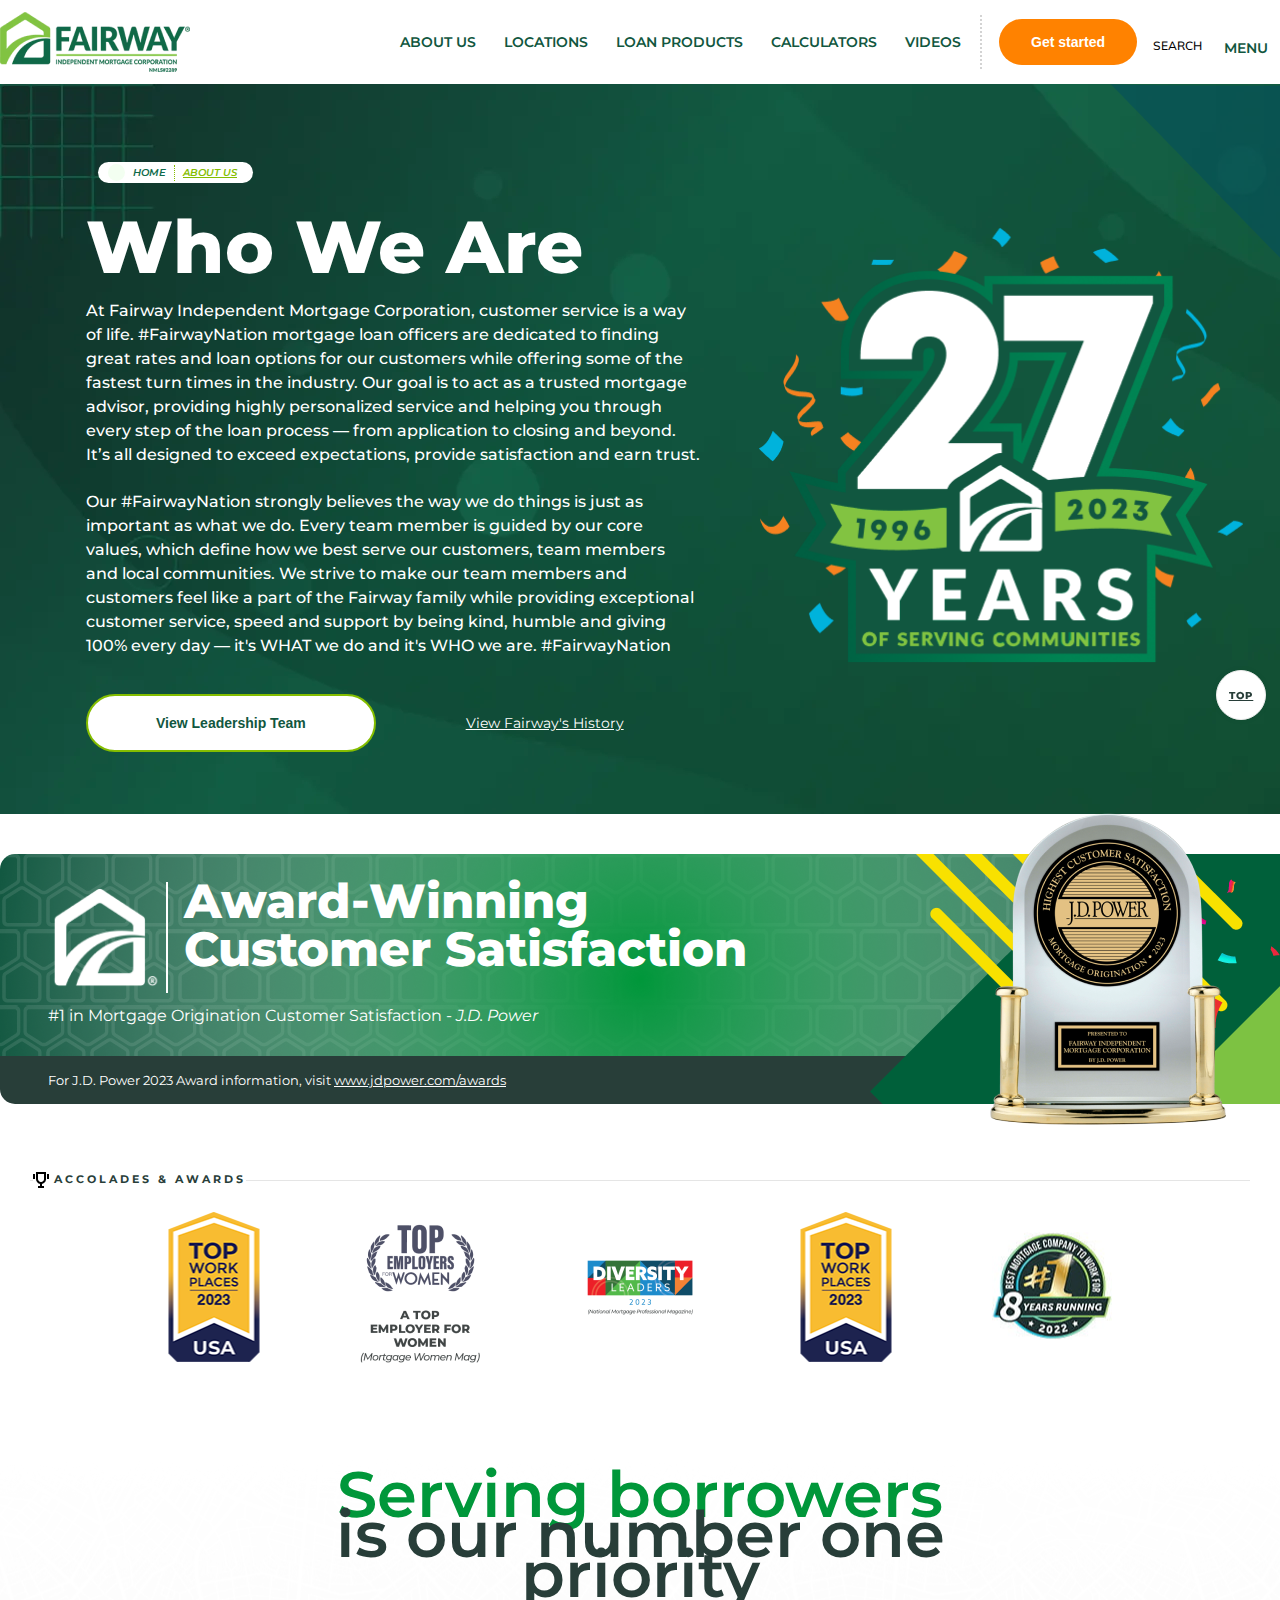
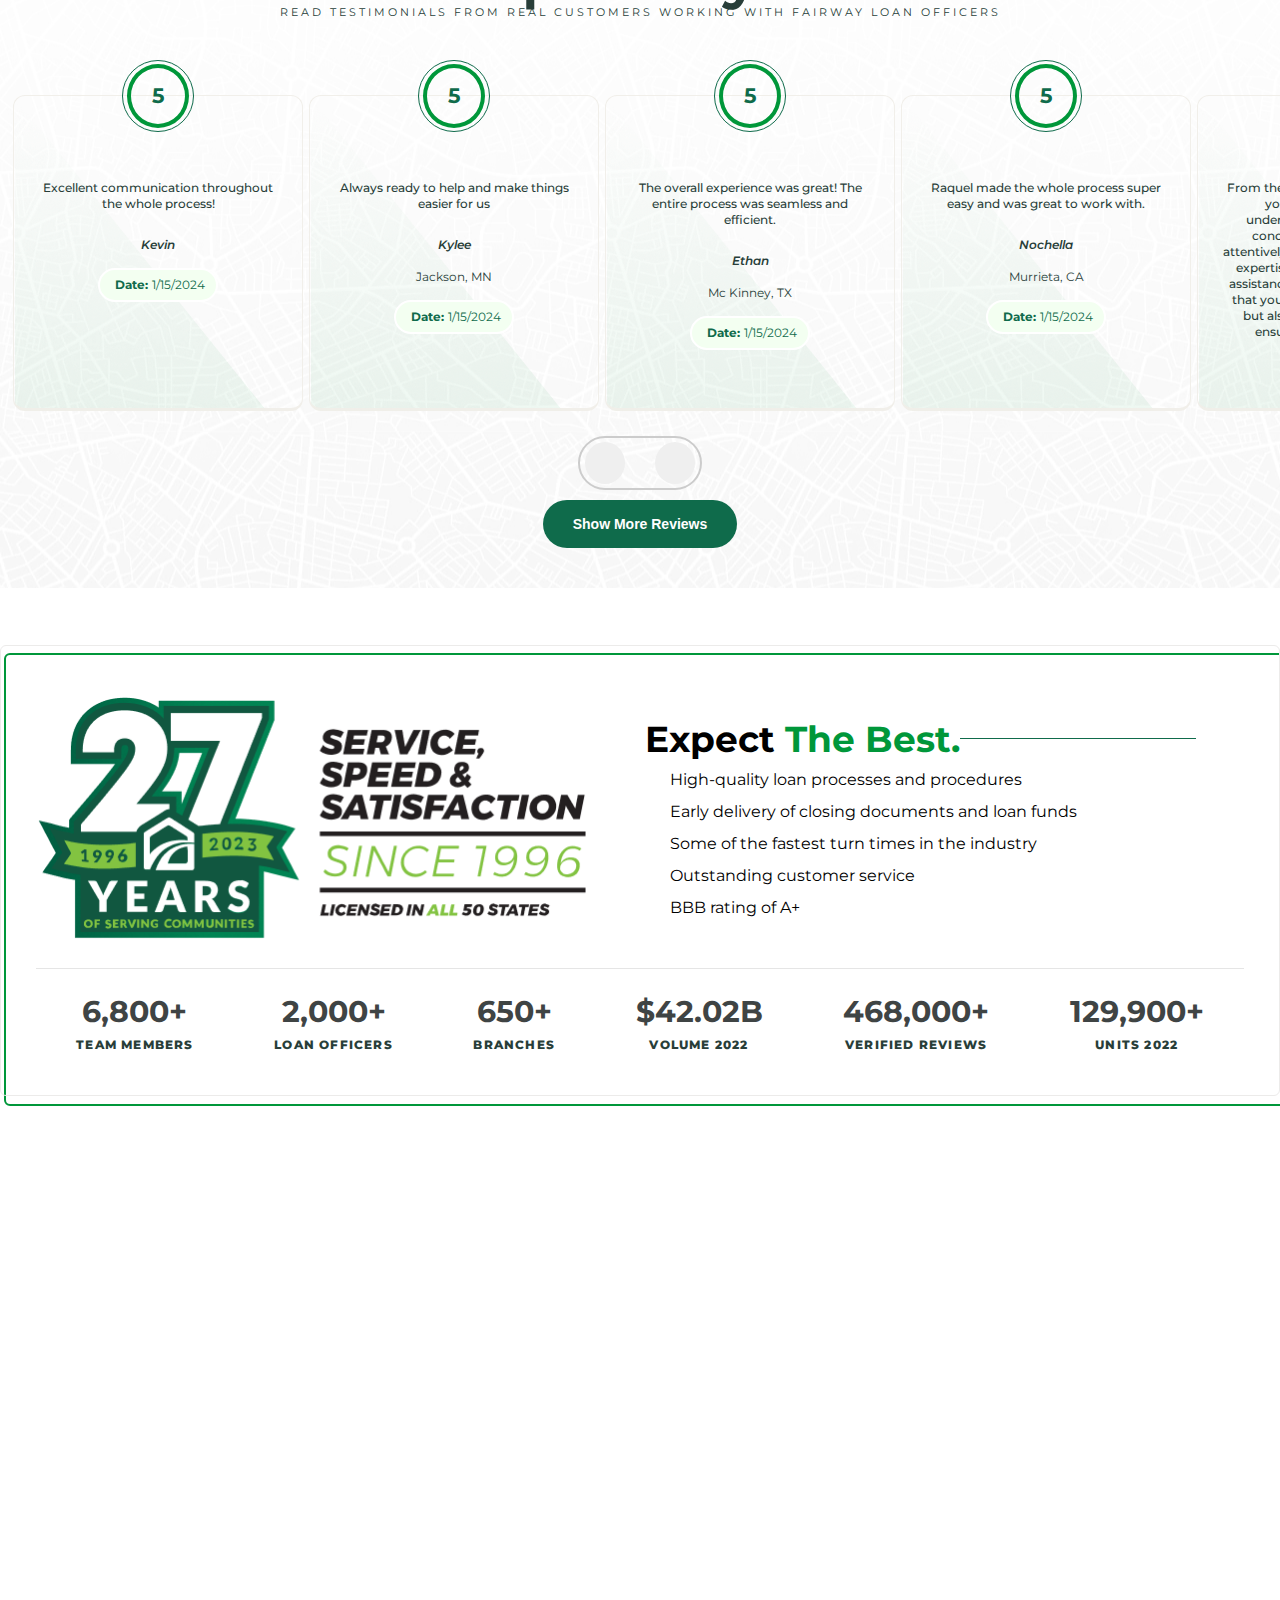
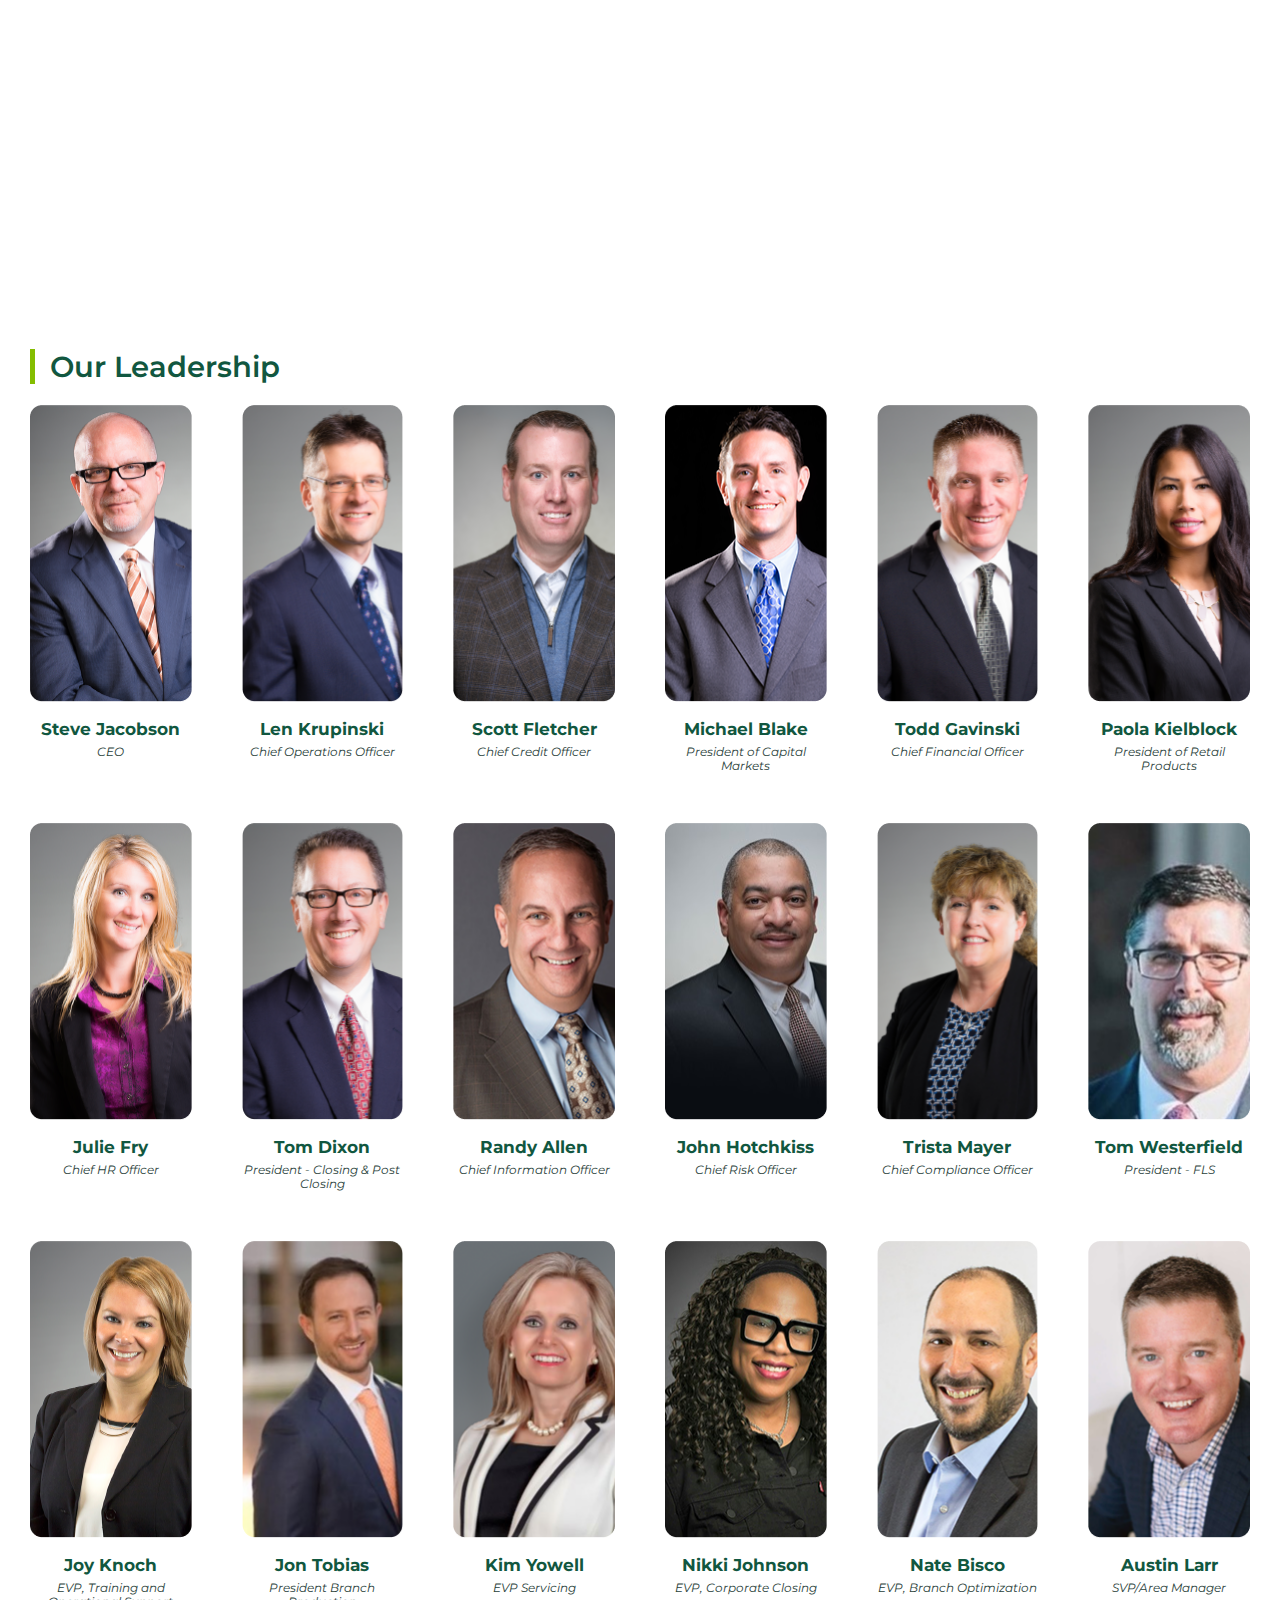
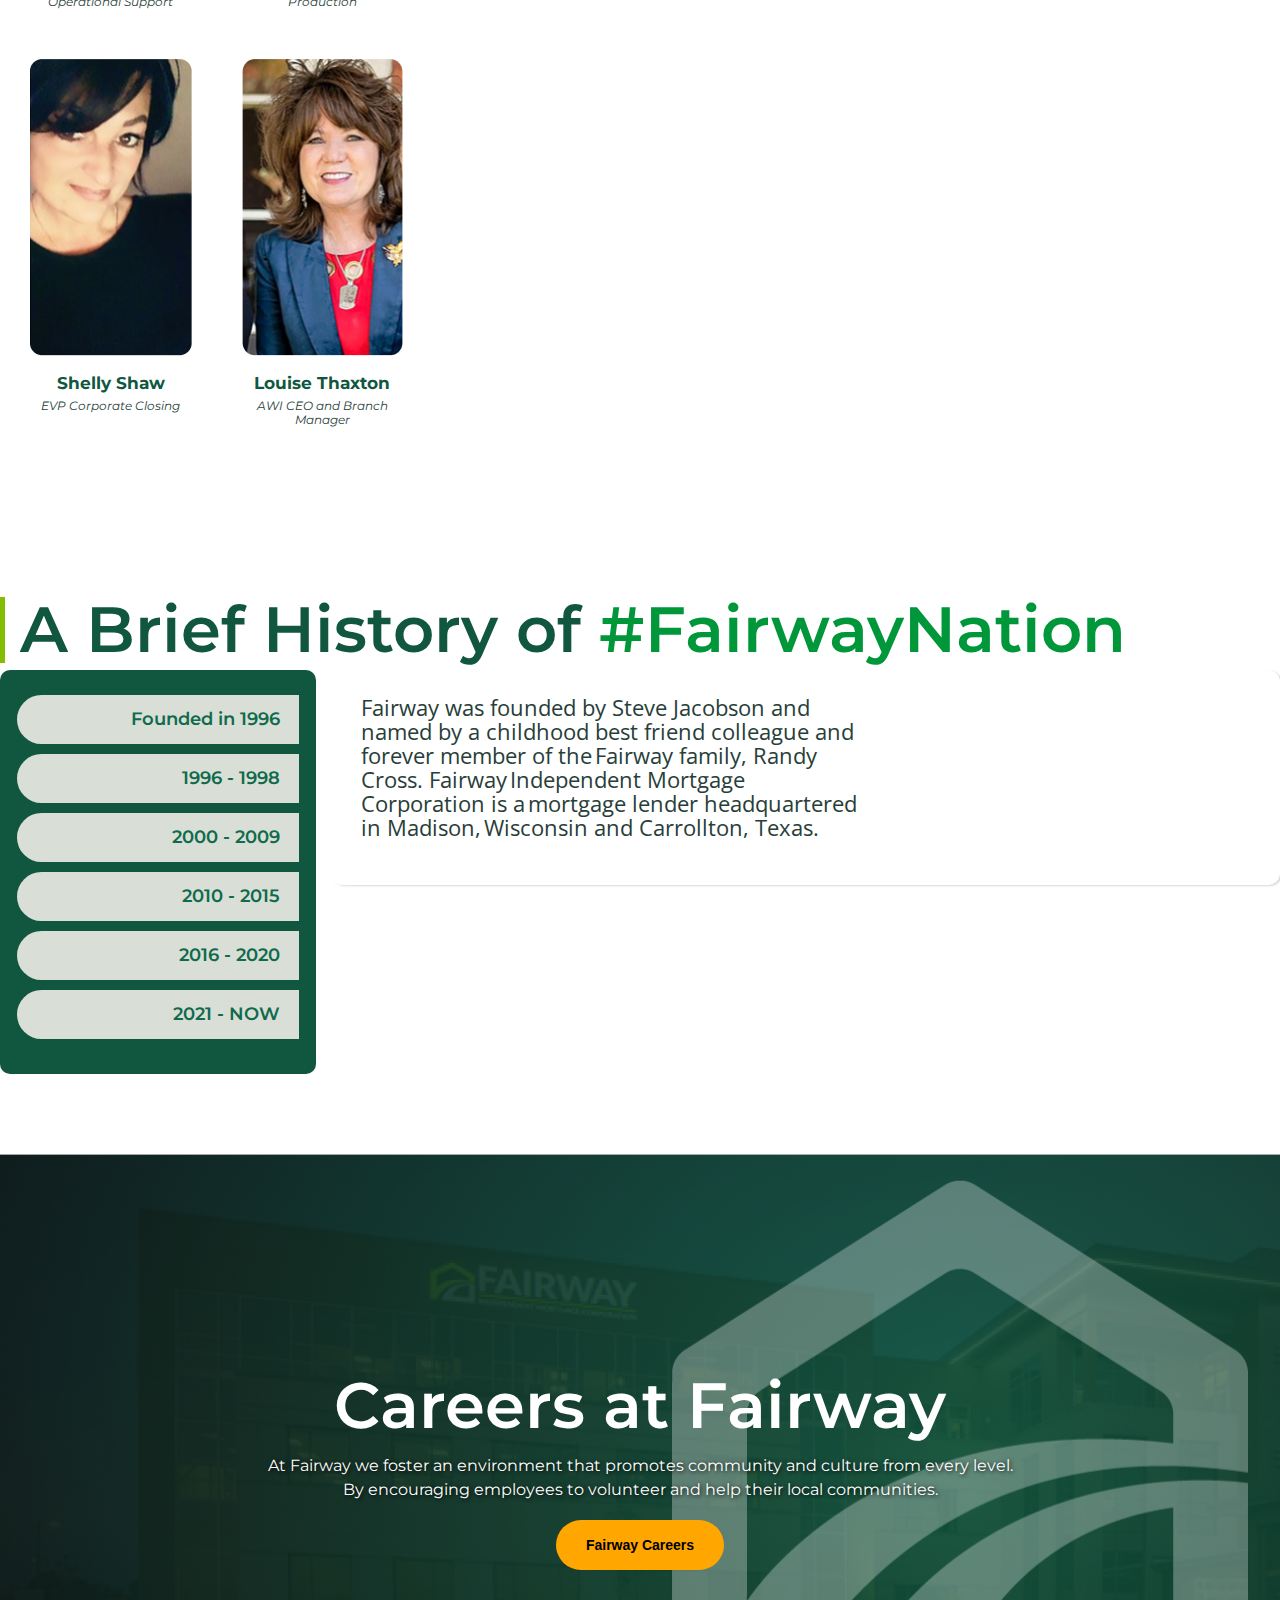
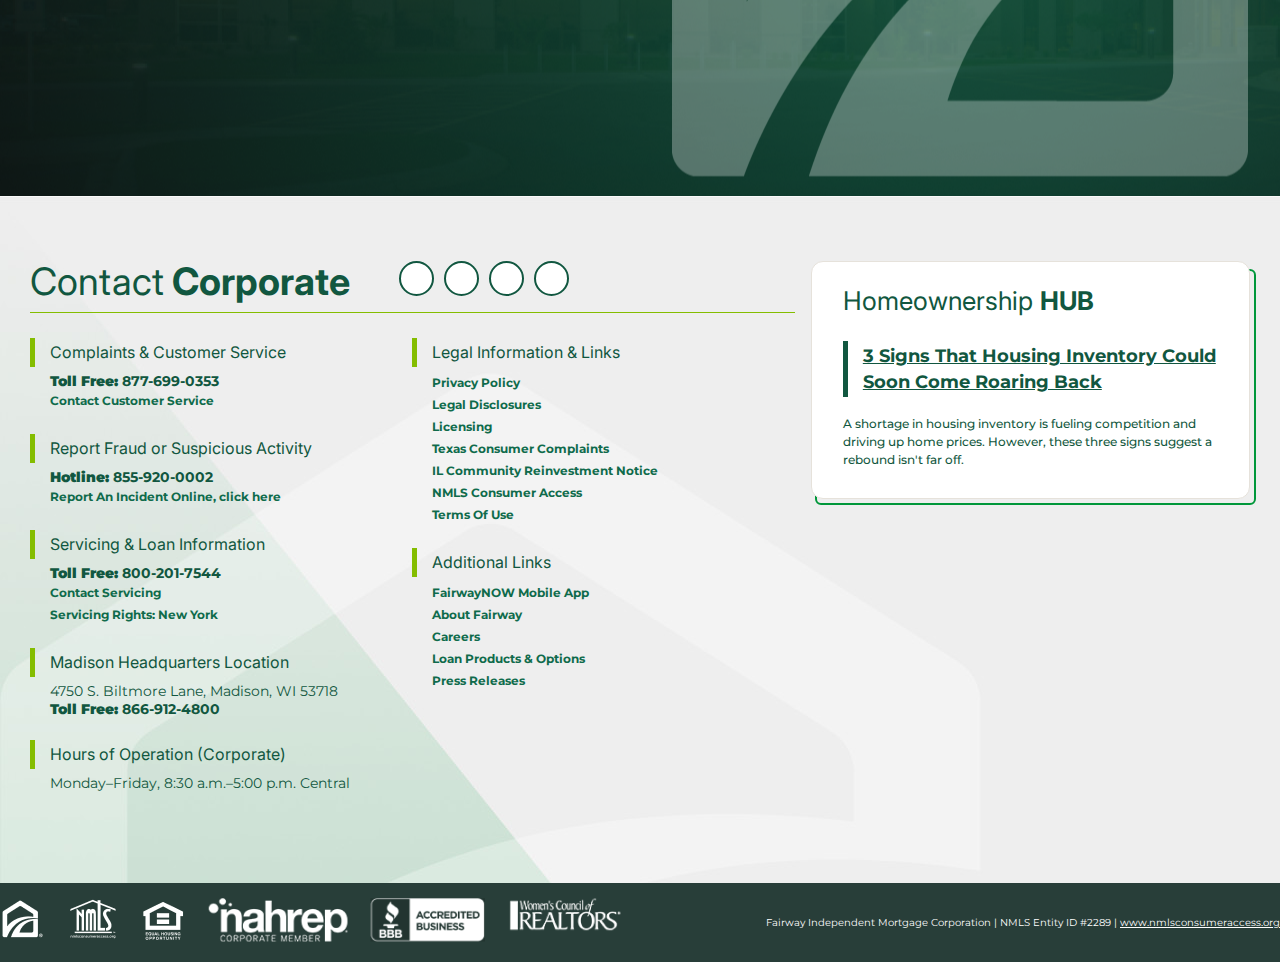
<file: components/About/index.html>
<!DOCTYPE html>
<html lang="en">

<head>
    <meta charset="UTF-8">
    <meta name="viewport" content="width=device-width, initial-scale=1.0">
    <title>About Us</title>
    <link rel="stylesheet" href="https://cdnjs.cloudflare.com/ajax/libs/font-awesome/6.4.0/css/all.min.css"
        integrity="sha512-iecdLmaskl7CVkqkXNQ/ZH/XLlvWZOJyj7Yy7tcenmpD1ypASozpmT/E0iPtmFIB46ZmdtAc9eNBvH0H/ZpiBw=="
        crossorigin="anonymous" referrerpolicy="no-referrer" />
    <link rel="stylesheet" href="../../assets/base.css">
    <link rel="stylesheet" href="../../assets/about.css">
</head>

<body>
    <div class="about">

        <div class="header">
            <div class="inner-bg">
                <div class="header__inner">
                    <div class="header__logo">
                        <a href="index.html">
                            <img src="../About/images/header-logo.png" alt="FAIW">
                        </a>
                    </div>

                    <div class="header__content">
                        <ul class="header__nav">
                            <li class="header__item">
                                <a href="../About/index.html">ABOUT US</a>
                            </li>
                            <li class="header__item">
                                <a href="../Locations/locations.html">LOCATIONS</a>
                            </li>
                            <li class="header__item">
                                <a href="../Product/product.html">LOAN PRODUCTS</a>
                            </li>
                            <li class="header__item">
                                <a href="../Calculators/calculators.html">CALCULATORS</a>
                            </li>
                            <li class="header__item">
                                <a href="../Video/video.html">VIDEOS</a>
                            </li>
                        </ul>

                        <div class="header__controls">
                            <button class="header__button">Get started</button>

                            <div class="header__search">
                                <a href="#">
                                    <div class="header__search__icon">
                                        <i class="fa-solid fa-magnifying-glass"></i>
                                    </div>
                                    <p>SEARCH</p>
                                </a>
                            </div>

                            <div class="header__menu">
                                <a >
                                    <div class="header__menu__icon">
                                        <i class="fa-solid fa-bars"></i>
                                    </div>
                                    <p>MENU</p>
                                </a>
    
                                <ul class="header__menu__nav desktop">
                                    <li class="header__item">
                                        <a href="../Community/community.html">COMMUNITY</a>
                                    </li>
                                    <li class="header__item">
                                        <a href="../Newroom/newroom.html">NEWSROOM</a>
                                    </li>
                                    <li class="header__item">
                                        <a href="../Credit/credit.html">CREDIT</a>
                                    </li>
                                    <li class="header__item">
                                        <a href="../Hub/hub.html">HUB</a>
                                    </li>
                                </ul>
    
                                <ul class="header__menu__nav tablet">
                                    <li class="header__item">
                                        <a href="index.html">ABOUT US</a>
                                    </li>
                                    <li class="header__item">
                                        <a href="../Locations/locations.html">LOCATIONS</a>
                                    </li>
                                    <li class="header__item">
                                        <a href="../Product/product.html">LOAN PRODUCTS</a>
                                    </li>
                                    <li class="header__item">
                                        <a href="../Calculators/calculators.html">CALCULATORS</a>
                                    </li>
                                    <li class="header__item">
                                        <a href="../Video/video.html">VIDEOS</a>
                                    </li>
                                    <li class="header__item">
                                        <a href="../Community/community.html">COMMUNITY</a>
                                    </li>
                                    <li class="header__item">
                                        <a href="../Newroom/newroom.html">NEWSROOM</a>
                                    </li>
                                    <li class="header__item">
                                        <a href="../Credit/credit.html">CREDIT</a>
                                    </li>
                                    <li class="header__item">
                                        <a href="../Hub/hub.html">HUB</a>
                                    </li>
                                </ul>
    
                            
                            </div>
                        </div>
                    </div>
                </div>
            </div>
        </div>

        <div class="about__banner">
            <div class="inner-sm">
                <div class="about__banner__inner">
                    <div class="about__banner__left">
                        <div class="banner__nav">
                            <div class="banner__nav__icon">
                                <a href="#">
                                    <i class="fa-solid fa-house"></i>
                                </a>
                            </div>
                            <ul class="banner__nav__list">
                                <li class="banner__nav__item">
                                    <a href="index.html">HOME</a>
                                </li>
                                <li class="banner__nav__item">
                                    <a href="index.html">ABOUT US</a>
                                </li>
                            </ul>
                        </div>
                        <h1>Who We Are</h1>
                        <p>
                            At Fairway Independent Mortgage Corporation, customer service is a way of
                            life. #FairwayNation mortgage loan officers are dedicated to finding great
                            rates and loan options for our customers while offering some of the fastest
                            turn times in the industry. Our goal is to act as a trusted mortgage advisor,
                            providing highly personalized service and helping you through every step
                            of the loan process — from application to closing and beyond. It’s all
                            designed to exceed expectations, provide satisfaction and earn trust.
                        </p>
                        <p>
                            Our #FairwayNation strongly believes the way we do things is just as
                            important as what we do. Every team member is guided by our core values,
                            which define how we best serve our customers, team members and local
                            communities. We strive to make our team members and customers feel
                            like a part of the Fairway family while providing exceptional customer
                            service, speed and support by being kind, humble and giving 100% every
                            day — it's WHAT we do and it's WHO we are. #FairwayNation
                        </p>
                        <button>View Leadership Team</button>
                        <a href="#" class="about__banner__left__link">View Fairway's History</a>
                    </div>
                    <div class="about__banner__right">
                        <img src="../About/images/banner-logo.png" alt="logo">
                    </div>
                </div>
            </div>
        </div>

        <div class="award__winning">
            <div class="inner-bg">
                <div class="award__inner" style="background-image: url(../About/images/award-bg.png);">
                    <div class="award__left">
                        <div class="award__header">
                            <div class="award__logo">
                                <img src="../About/images/award-logo.png" alt="">
                            </div>
                            <h2>Award-Winning
                                Customer Satisfaction</h2>
                            <p>#1 in Mortgage Origination Customer Satisfaction - <em> J.D. Power</em></p>
                        </div>
                        <span>For J.D. Power 2023 Award information, visit <a href="#">
                                www.jdpower.com/awards</a></span>
                    </div>

                    <div class="award__right">
                        <img src="../About/images/award-logo-right.png" alt="cup">
                    </div>
                </div>
            </div>
        </div>

        <div class="about__awards">
            <div class="inner-bg">
                <div class="about__awards__inner">
                    <div class="about__awards__node">
                        <div class="about__awards__img">
                            <img src="../About/images/about-awards-logo.png" alt="logo">
                        </div>
                        <strong>ACCOLADES & AWARDS</strong>
                    </div>
                    <div class="about__awards__content">
                        <div class="about__awards__list">
                            <div class="about__awards__item">
                                <img src="../About/images/about-awards-img-1.png" alt="logo">
                            </div>
                            <div class="about__awards__item">
                                <img src="../About/images/about-awards-img-2.png" alt="logo">
                            </div>
                            <div class="about__awards__item">
                                <img src="../About/images/about-awards-img-3.png" alt="logo">
                            </div>
                            <div class="about__awards__item">
                                <img src="../About/images/about-awards-img-1.png" alt="logo">
                            </div>
                            <div class="about__awards__item">
                                <img src="../About/images/about-awards-img-5.png" alt="logo">
                            </div>
                        </div>
                    </div>
                </div>
            </div>
        </div>

        <div class="about__serving">
            <div class="about__serving__header">
                <h2>
                    <span>Serving borrowers</span> is our number one priority
                </h2>
                <p>
                    Read testimonials from real customers working with Fairway Loan Officers
                </p>
            </div>
            <div class="about__serving__main">
                <div class="about__serving__items">
                    <div class="about__serving__circle">
                        <div class="about__serving__review">
                            <p>5</p>
                        </div>
                    </div>
                    <div class="about__serving__content">
                        <div class="about__serving__stars">
                            <i class="fa-solid fa-star"></i>
                            <i class="fa-solid fa-star"></i>
                            <i class="fa-solid fa-star"></i>
                            <i class="fa-solid fa-star"></i>
                            <i class="fa-solid fa-star"></i>
                        </div>
                    </div>
                    <p class="about__serving__text">
                        Excellent communication throughout the whole process!
                    </p>
                    <p class="about__serving__name">
                        Kevin
                    </p>
                    <div class="about__serving__date">
                        <strong>Date:</strong>
                        <p>1/15/2024</p>
                    </div>
                </div>
                <div class="about__serving__items">
                    <div class="about__serving__circle">
                        <div class="about__serving__review">
                            <p>5</p>
                        </div>
                    </div>
                    <div class="about__serving__content">
                        <div class="about__serving__stars">
                            <i class="fa-solid fa-star"></i>
                            <i class="fa-solid fa-star"></i>
                            <i class="fa-solid fa-star"></i>
                            <i class="fa-solid fa-star"></i>
                            <i class="fa-solid fa-star"></i>
                        </div>
                    </div>
                    <p class="about__serving__text">
                        Always ready to help and make things easier for us
                    </p>
                    <p class="about__serving__name">
                        Kylee
                    </p>
                    <p class="about__serving__data">
                        Jackson, MN
                    </p>
                    <div class="about__serving__date">
                        <strong>Date:</strong>
                        <p>1/15/2024</p>
                    </div>
                </div>
                <div class="about__serving__items">
                    <div class="about__serving__circle">
                        <div class="about__serving__review">
                            <p>5</p>
                        </div>
                    </div>
                    <div class="about__serving__content">
                        <div class="about__serving__stars">
                            <i class="fa-solid fa-star"></i>
                            <i class="fa-solid fa-star"></i>
                            <i class="fa-solid fa-star"></i>
                            <i class="fa-solid fa-star"></i>
                            <i class="fa-solid fa-star"></i>
                        </div>
                    </div>
                    <p class="about__serving__text">
                        The overall experience was great! The entire process was seamless and efficient.
                    </p>
                    <p class="about__serving__name">
                        Ethan
                    </p>
                    <p class="about__serving__data">
                        Mc Kinney, TX
                    </p>
                    <div class="about__serving__date">
                        <strong>Date:</strong>
                        <p>1/15/2024</p>
                    </div>
                </div>
                <div class="about__serving__items">
                    <div class="about__serving__circle">
                        <div class="about__serving__review">
                            <p>5</p>
                        </div>
                    </div>
                    <div class="about__serving__content">
                        <div class="about__serving__stars">
                            <i class="fa-solid fa-star"></i>
                            <i class="fa-solid fa-star"></i>
                            <i class="fa-solid fa-star"></i>
                            <i class="fa-solid fa-star"></i>
                            <i class="fa-solid fa-star"></i>
                        </div>
                    </div>
                    <p class="about__serving__text">
                        Raquel made the whole process super easy and was great to work with.
                    </p>
                    <p class="about__serving__name">
                        Nochella
                    </p>
                    <p class="about__serving__data">
                        Murrieta, CA
                    </p>
                    <div class="about__serving__date">
                        <strong>Date:</strong>
                        <p>1/15/2024</p>
                    </div>
                </div>
                <div class="about__serving__items">
                    <div class="about__serving__circle">
                        <div class="about__serving__review">
                            <p>5</p>
                        </div>
                    </div>
                    <div class="about__serving__content">
                        <div class="about__serving__stars">
                            <i class="fa-solid fa-star"></i>
                            <i class="fa-solid fa-star"></i>
                            <i class="fa-solid fa-star"></i>
                            <i class="fa-solid fa-star"></i>
                            <i class="fa-solid fa-star"></i>
                        </div>
                    </div>
                    <p class="about__serving__text">
                        From the beginning of our interaction, you demonstrated a deep understanding of my needs and
                        concerns. Your ability to listen attentively and respond with clarity and expertise instilled
                        confidence in the assistance I was receiving. It's evident that you are not only knowledgeable
                        but also genuinely committed to ensuring a positive customer experience.
                    </p>
                </div>
                <div class="about__serving__items">
                    <div class="about__serving__circle">
                        <div class="about__serving__review">
                            <p>5</p>
                        </div>
                    </div>
                    <div class="about__serving__content">
                        <div class="about__serving__stars">
                            <i class="fa-solid fa-star"></i>
                            <i class="fa-solid fa-star"></i>
                            <i class="fa-solid fa-star"></i>
                            <i class="fa-solid fa-star"></i>
                            <i class="fa-solid fa-star"></i>
                        </div>
                    </div>
                    <p class="about__serving__text">
                        In one word communication
                    </p>
                    <p class="about__serving__name">
                        James
                    </p>
                    <p class="about__serving__data">
                        Tucson, AZ
                    </p>
                    <div class="about__serving__date">
                        <strong>Date:</strong>
                        <p>1/15/2024</p>
                    </div>
                </div>
                <div class="about__serving__items">
                    <div class="about__serving__circle">
                        <div class="about__serving__review">
                            <p>5</p>
                        </div>
                    </div>
                    <div class="about__serving__content">
                        <div class="about__serving__stars">
                            <i class="fa-solid fa-star"></i>
                            <i class="fa-solid fa-star"></i>
                            <i class="fa-solid fa-star"></i>
                            <i class="fa-solid fa-star"></i>
                            <i class="fa-solid fa-star"></i>
                        </div>
                    </div>
                    <p class="about__serving__text">
                        Clint took a lot of the stress out of the lending process. He communicates very well and always
                        keeps us in the loop on the next steps. He is very professional and pleasant to talk to.
                    </p>
                    <p class="about__serving__name">
                        Shawn
                    </p>
                    <p class="about__serving__data">
                        Bremerton
                    </p>
                    <div class="about__serving__date--parent">
                        <div class="about__serving__date">
                            <strong>Date:</strong>
                            <p>1/15/2024</p>
                        </div>
                    </div>
                    
                </div>
            </div>
            <div class="about__serving__bottom">
                <div class="about__serving__slider">
                    <button class="about__serving__arrows">
                        <i class="fa-solid fa-caret-left"></i>
                    </button>
                    <button class="about__serving__arrows">
                        <i class="fa-solid fa-caret-right"></i>
                    </button>
                </div>
                <button class="about__serving__btn">Show More Reviews</button>
            </div>
        </div>

        <div class="about__section">
            <div class="inner-bg">
                <div class="about__service">
                    <div class="about__service__top">
                        <div class="about__service__top__img">
                            <img src="../About/images/about-service-top-img.png" alt="image">
                        </div>
                        <div class="about__service__top__content">
                            <h3>
                                Expect <span>The Best.</span>
                            </h3>
                            <p>
                                High-quality loan processes and procedures
                            </p>
                            <p>
                                Early delivery of closing documents and loan funds
                            </p>
                            <p>
                                Some of the fastest turn times in the industry
                            </p>
                            <p>
                                Outstanding customer service
                            </p>
                            <p>
                                BBB rating of A+
                            </p>
                        </div>
                    </div>
                    <div class="about__service__bot">
                        <div class="about__service__bot__item">
                            <h4 class="about__service__bot__numbers">
                                6,800+
                            </h4>
                            <p class="about__service__bot__text">
                                TEAM MEMBERS
                            </p>
                        </div>
                        <div class="about__service__bot__item">
                            <h4 class="about__service__bot__numbers">
                                2,000+
                            </h4>
                            <p class="about__service__bot__text">
                                LOAN OFFICERS
                            </p>
                        </div>
                        <div class="about__service__bot__item">
                            <h4 class="about__service__bot__numbers">
                                650+
                            </h4>
                            <p class="about__service__bot__text">
                                BRANCHES
                            </p>
                        </div>
                        <div class="about__service__bot__item">
                            <h4 class="about__service__bot__numbers">
                                $42.02B
                            </h4>
                            <p class="about__service__bot__text">
                                VOLUME 2022
                            </p>
                        </div>
                        <div class="about__service__bot__item">
                            <h4 class="about__service__bot__numbers">
                                468,000+
                            </h4>
                            <p class="about__service__bot__text">
                                VERIFIED REVIEWS
                            </p>
                        </div>
                        <div class="about__service__bot__item">
                            <h4 class="about__service__bot__numbers">
                                129,900+
                            </h4>
                            <p class="about__service__bot__text">
                                UNITS 2022
                            </p>
                        </div>
                    </div>
                </div>
                <div class="about__youtube">
                    <div class="about__youtube__video">
                        <iframe src="https://www.youtube.com/embed/ukZuTR3inwE?si=Ful-jnZSqLX7t_4u"
                            title="YouTube video player" frameborder="0"
                            allow="accelerometer; autoplay; clipboard-write; encrypted-media; gyroscope; picture-in-picture; web-share"
                            allowfullscreen></iframe>
                    </div>
                    <div class="about__youtube__content">
                        <h2>
                            Our Leadership
                        </h2>
                        <div class="about__youtube__list">
                            <div class="about__youtube__items">
                                <div class="about__youtube__items__image">
                                    <img src="../About/images/about-youtube-img-1.png" alt="">
                                </div>
                                <p class="about__youtube__items__name">
                                    Steve Jacobson
                                </p>
                                <p class="about__youtube__items__job">
                                    CEO
                                </p>
                            </div>
                            <div class="about__youtube__items">
                                <div class="about__youtube__items__image">
                                    <img src="../About/images/about-youtube-img-2.png" alt="">
                                </div>
                                <p class="about__youtube__items__name">
                                    Len Krupinski
                                </p>
                                <p class="about__youtube__items__job">
                                    Chief Operations Officer
                                </p>
                            </div>
                            <div class="about__youtube__items">
                                <div class="about__youtube__items__image">
                                    <img src="../About/images/about-youtube-img-3.png" alt="">
                                </div>
                                <p class="about__youtube__items__name">
                                    Scott Fletcher
                                </p>
                                <p class="about__youtube__items__job">
                                    Chief Credit Officer
                                </p>
                            </div>
                            <div class="about__youtube__items">
                                <div class="about__youtube__items__image">
                                    <img src="../About/images/about-youtube-img-4.png" alt="">
                                </div>
                                <p class="about__youtube__items__name">
                                    Michael Blake
                                </p>
                                <p class="about__youtube__items__job">
                                    President of Capital Markets
                                </p>
                            </div>
                            <div class="about__youtube__items">
                                <div class="about__youtube__items__image">
                                    <img src="../About/images/about-youtube-img-5.png" alt="">
                                </div>
                                <p class="about__youtube__items__name">
                                    Todd Gavinski
                                </p>
                                <p class="about__youtube__items__job">
                                    Chief Financial Officer
                                </p>
                            </div>
                            <div class="about__youtube__items">
                                <div class="about__youtube__items__image">
                                    <img src="../About/images/about-youtube-img-6.png" alt="">
                                </div>
                                <p class="about__youtube__items__name">
                                    Paola Kielblock
                                </p>
                                <p class="about__youtube__items__job">
                                    President of Retail Products
                                </p>
                            </div>
                            <div class="about__youtube__items">
                                <div class="about__youtube__items__image">
                                    <img src="../About/images/about-youtube-img-7.png" alt="">
                                </div>
                                <p class="about__youtube__items__name">
                                    Julie Fry
                                </p>
                                <p class="about__youtube__items__job">
                                    Chief HR Officer
                                </p>
                            </div>
                            <div class="about__youtube__items">
                                <div class="about__youtube__items__image">
                                    <img src="../About/images/about-youtube-img-8.png" alt="">
                                </div>
                                <p class="about__youtube__items__name">
                                    Tom Dixon
                                </p>
                                <p class="about__youtube__items__job">
                                    President - Closing & Post Closing
                                </p>
                            </div>
                            <div class="about__youtube__items">
                                <div class="about__youtube__items__image">
                                    <img src="../About/images/about-youtube-img-9.png" alt="">
                                </div>
                                <p class="about__youtube__items__name">
                                    Randy Allen
                                </p>
                                <p class="about__youtube__items__job">
                                    Chief Information Officer
                                </p>
                            </div>
                            <div class="about__youtube__items">
                                <div class="about__youtube__items__image">
                                    <img src="../About/images/about-youtube-img-10.png" alt="">
                                </div>
                                <p class="about__youtube__items__name">
                                    John Hotchkiss
                                </p>
                                <p class="about__youtube__items__job">
                                    Chief Risk Officer
                                </p>
                            </div>
                            <div class="about__youtube__items">
                                <div class="about__youtube__items__image">
                                    <img src="../About/images/about-youtube-img-11.png" alt="">
                                </div>
                                <p class="about__youtube__items__name">
                                    Trista Mayer
                                </p>
                                <p class="about__youtube__items__job">
                                    Chief Compliance Officer
                                </p>
                            </div>
                            <div class="about__youtube__items">
                                <div class="about__youtube__items__image">
                                    <img src="../About/images/about-youtube-img-12.png" alt="">
                                </div>
                                <p class="about__youtube__items__name">
                                    Tom Westerfield
                                </p>
                                <p class="about__youtube__items__job">
                                    President - FLS
                                </p>
                            </div>
                            <div class="about__youtube__items">
                                <div class="about__youtube__items__image">
                                    <img src="../About/images/about-youtube-img-13.png" alt="">
                                </div>
                                <p class="about__youtube__items__name">
                                    Joy Knoch
                                </p>
                                <p class="about__youtube__items__job">
                                    EVP, Training and Operational Support
                                </p>
                            </div>
                            <div class="about__youtube__items">
                                <div class="about__youtube__items__image">
                                    <img src="../About/images/about-youtube-img-14.png" alt="">
                                </div>
                                <p class="about__youtube__items__name">
                                    Jon Tobias
                                </p>
                                <p class="about__youtube__items__job">
                                    President Branch Production
                                </p>
                            </div>
                            <div class="about__youtube__items">
                                <div class="about__youtube__items__image">
                                    <img src="../About/images/about-youtube-img-15.png" alt="">
                                </div>
                                <p class="about__youtube__items__name">
                                    Kim Yowell
                                </p>
                                <p class="about__youtube__items__job">
                                    EVP Servicing
                                </p>
                            </div>
                            <div class="about__youtube__items">
                                <div class="about__youtube__items__image">
                                    <img src="../About/images/about-youtube-img-16.png" alt="">
                                </div>
                                <p class="about__youtube__items__name">
                                    Nikki Johnson
                                </p>
                                <p class="about__youtube__items__job">
                                    EVP, Corporate Closing
                                </p>
                            </div>
                            <div class="about__youtube__items">
                                <div class="about__youtube__items__image">
                                    <img src="../About/images/about-youtube-img-17.png" alt="">
                                </div>
                                <p class="about__youtube__items__name">
                                    Nate Bisco
                                </p>
                                <p class="about__youtube__items__job">
                                    EVP, Branch Optimization
                                </p>
                            </div>
                            <div class="about__youtube__items">
                                <div class="about__youtube__items__image">
                                    <img src="../About/images/about-youtube-img-18.png" alt="">
                                </div>
                                <p class="about__youtube__items__name">
                                    Austin Larr
                                </p>
                                <p class="about__youtube__items__job">
                                    SVP/Area Manager
                                </p>
                            </div>
                            <div class="about__youtube__items">
                                <div class="about__youtube__items__image">
                                    <img src="../About/images/about-youtube-img-19.png" alt="">
                                </div>
                                <p class="about__youtube__items__name">
                                    Shelly Shaw
                                </p>
                                <p class="about__youtube__items__job">
                                    EVP Corporate Closing
                                </p>
                            </div>
                            <div class="about__youtube__items">
                                <div class="about__youtube__items__image">
                                    <img src="../About/images/about-youtube-img-20.png" alt="">
                                </div>
                                <p class="about__youtube__items__name">
                                    Louise Thaxton
                                </p>
                                <p class="about__youtube__items__job">
                                    AWI CEO and Branch Manager
                                </p>
                            </div>
                        </div>
                    </div>
                </div>
                <div class="about__history">
                    <h2>
                        A Brief History of <span>#FairwayNation</span>
                    </h2>
                    <div class="about__history__content">
                        <div class="about__history__content__left">
                            <button class="about__history__content__button">
                                Founded in 1996
                                <i class="fa-solid fa-chevron-right"></i>
                            </button>
                            <button class="about__history__content__button">
                                1996 - 1998
                                <i class="fa-solid fa-chevron-right"></i>
                            </button>
                            <button class="about__history__content__button">
                                2000 - 2009
                                <i class="fa-solid fa-chevron-right"></i>
                            </button>
                            <button class="about__history__content__button">
                                2010 - 2015
                                <i class="fa-solid fa-chevron-right"></i>
                            </button>
                            <button class="about__history__content__button">
                                2016 - 2020
                                <i class="fa-solid fa-chevron-right"></i>
                            </button>
                            <button class="about__history__content__button">
                                2021 - NOW
                                <i class="fa-solid fa-chevron-right"></i>
                            </button>
                        </div>
                        <div class="about__history__content__right">
                            <p>
                                Fairway was founded by Steve Jacobson and named by a childhood best friend colleague and
                                forever member of the Fairway family, Randy Cross. Fairway Independent Mortgage
                                Corporation is a mortgage lender headquartered<br>in Madison, Wisconsin and Carrollton,
                                Texas.
                            </p>
                        </div>
                    </div>
                </div>
            </div>
        </div>

        <div class="about__careers">
            <div class="about__careers__inner">
                <h2 class="about__careers__title">
                    Careers at Fairway
                </h2>
                <p class="about__careers__desc">
                    At Fairway we foster an environment that promotes community and culture from every level. By
                    encouraging employees to volunteer and help their local communities.
                </p>
                <button class="about__careers__button">
                    Fairway Careers
                </button>
            </div>
        </div>

        <div class="footer">
            <div class="footer__top">
                <div class="inner-bg">
                    <div class="footer__inner">
                        <div class="footer__left">
                            <div class="footer__heading">
                                <p>Contact<strong> Corporate</strong></p>
                                <div class="footer__socials">
                                    <a href="#">
                                        <div class="footer__icon">
                                            <i class="fa-brands fa-facebook-f"></i>
                                        </div>
                                    </a>
                                    <a href="#">
                                        <div class="footer__icon">
                                            <i class="fa-solid fa-camera-retro"></i>
                                        </div>
                                    </a>
                                    <a href="#">
                                        <div class="footer__icon">
                                            <i class="fa-brands fa-linkedin-in"></i>
                                        </div>
                                    </a>
                                    <a href="#">
                                        <div class="footer__icon">
                                            <i class="fa-brands fa-twitter"></i>
                                        </div>
                                    </a>
                                </div>
                            </div>

                            <div class="footer__main">
                                <div class="footer__contact">
                                    <p class="footer__header">Complaints & Customer Service</p>
                                    <p class="footer__phone"><strong>Toll Free:</strong> 877-699-0353</p>
                                    <a href="#" class="footer__link">Contact Customer Service</a>
                                </div>
                                <div class="footer__contact">
                                    <p class="footer__header">Report Fraud or Suspicious Activity</p>
                                    <p class="footer__phone"><strong>Hotline:</strong> 855-920-0002</p>
                                    <a href="#" class="footer__link">Report An Incident Online, click here</a>
                                </div>
                                <div class="footer__contact">
                                    <p class="footer__header">Servicing & Loan Information</p>
                                    <p class="footer__phone"><strong>Toll Free:</strong> 800-201-7544</p>
                                    <a href="#" class="footer__link">Contact Servicing</a>
                                    <a href="#" class="footer__link">Servicing Rights: New York</a>
                                </div>
                                <div class="footer__contact">
                                    <p class="footer__header">Madison Headquarters Location</p>
                                    <p class="footer__address">4750 S. Biltmore Lane, Madison, WI 53718</p>
                                    <p class="footer__phone"><strong>Toll Free:</strong> 866-912-4800</p>
                                </div>
                                <div class="footer__contact">
                                    <p class="footer__header">Hours of Operation (Corporate)</p>
                                    <p class="footer__address">Monday–Friday, 8:30 a.m.–5:00 p.m. Central</p>
                                </div>
                                <div class="footer__contact">
                                    <p class="footer__header">Legal Information & Links</p>
                                    <a href="" class="footer__link">Privacy Policy</a>
                                    <a href="" class="footer__link"> Legal Disclosures</a>
                                    <a href="" class="footer__link">Licensing</a>
                                    <a href="" class="footer__link"> Texas Consumer Complaints</a>
                                    <a href="" class="footer__link">IL Community Reinvestment Notice</a>
                                    <a href="" class="footer__link">NMLS Consumer Access</a>
                                    <a href="" class="footer__link"> Terms Of Use</a>
                                </div>
                                <div class="footer__contact">
                                    <p class="footer__header">Additional Links</p>
                                    <a href="" class="footer__link">FairwayNOW Mobile App</a>
                                    <a href="" class="footer__link"> About Fairway</a>
                                    <a href="" class="footer__link"> Careers</a>
                                    <a href="" class="footer__link">Loan Products & Options</a>
                                    <a href="" class="footer__link">Press Releases</a>
                                </div>
                            </div>
                        </div>

                        <div class="footer__right">
                            <span> Homeownership <strong>HUB</strong></span>
                            <h4>3 Signs That Housing Inventory Could
                                Soon Come Roaring Back</h4>
                            <p>A shortage in housing inventory is fueling competition and
                                driving up home prices. However, these three signs suggest a
                                rebound isn't far off.</p>
                        </div>
                    </div>
                </div>
            </div>
            <div class="footer__bottom">
                <div class="inner-bg">
                    <div class="footer__bottom__inner">
                        <div class="footer__image">
                            <div class="footer__image__item">
                                <img src="../About/images/footer-img-1.png" alt="img_1">
                            </div>
                            <div class="footer__image__item">
                                <img src="../About/images/footer-img-2.png">
                            </div>
                            <div class="footer__image__item">
                                <img src="../About/images/footer-img-3.png">
                            </div>
                            <div class="footer__image__item">
                                <img src="../About/images/footer-img-4.png">
                            </div>
                            <div class="footer__image__item">
                                <img src="../About/images/footer-img-5.png">
                            </div>
                            <div class="footer__image__item">
                                <img src="../About/images/footer-img-6.png">
                            </div>
                        </div>
                        <p>Fairway Independent Mortgage Corporation | NMLS Entity ID #2289 | <a
                                href="#">www.nmlsconsumeraccess.org</a></p>
                    </div>
                </div>
            </div>
        </div>

        <div class="top">
            <div class="top__icon">
                <i class="fa-solid fa-chevron-up"></i>
                <p>TOP</p>
            </div>
        </div>

    </div>
</body>

</html>
</file>
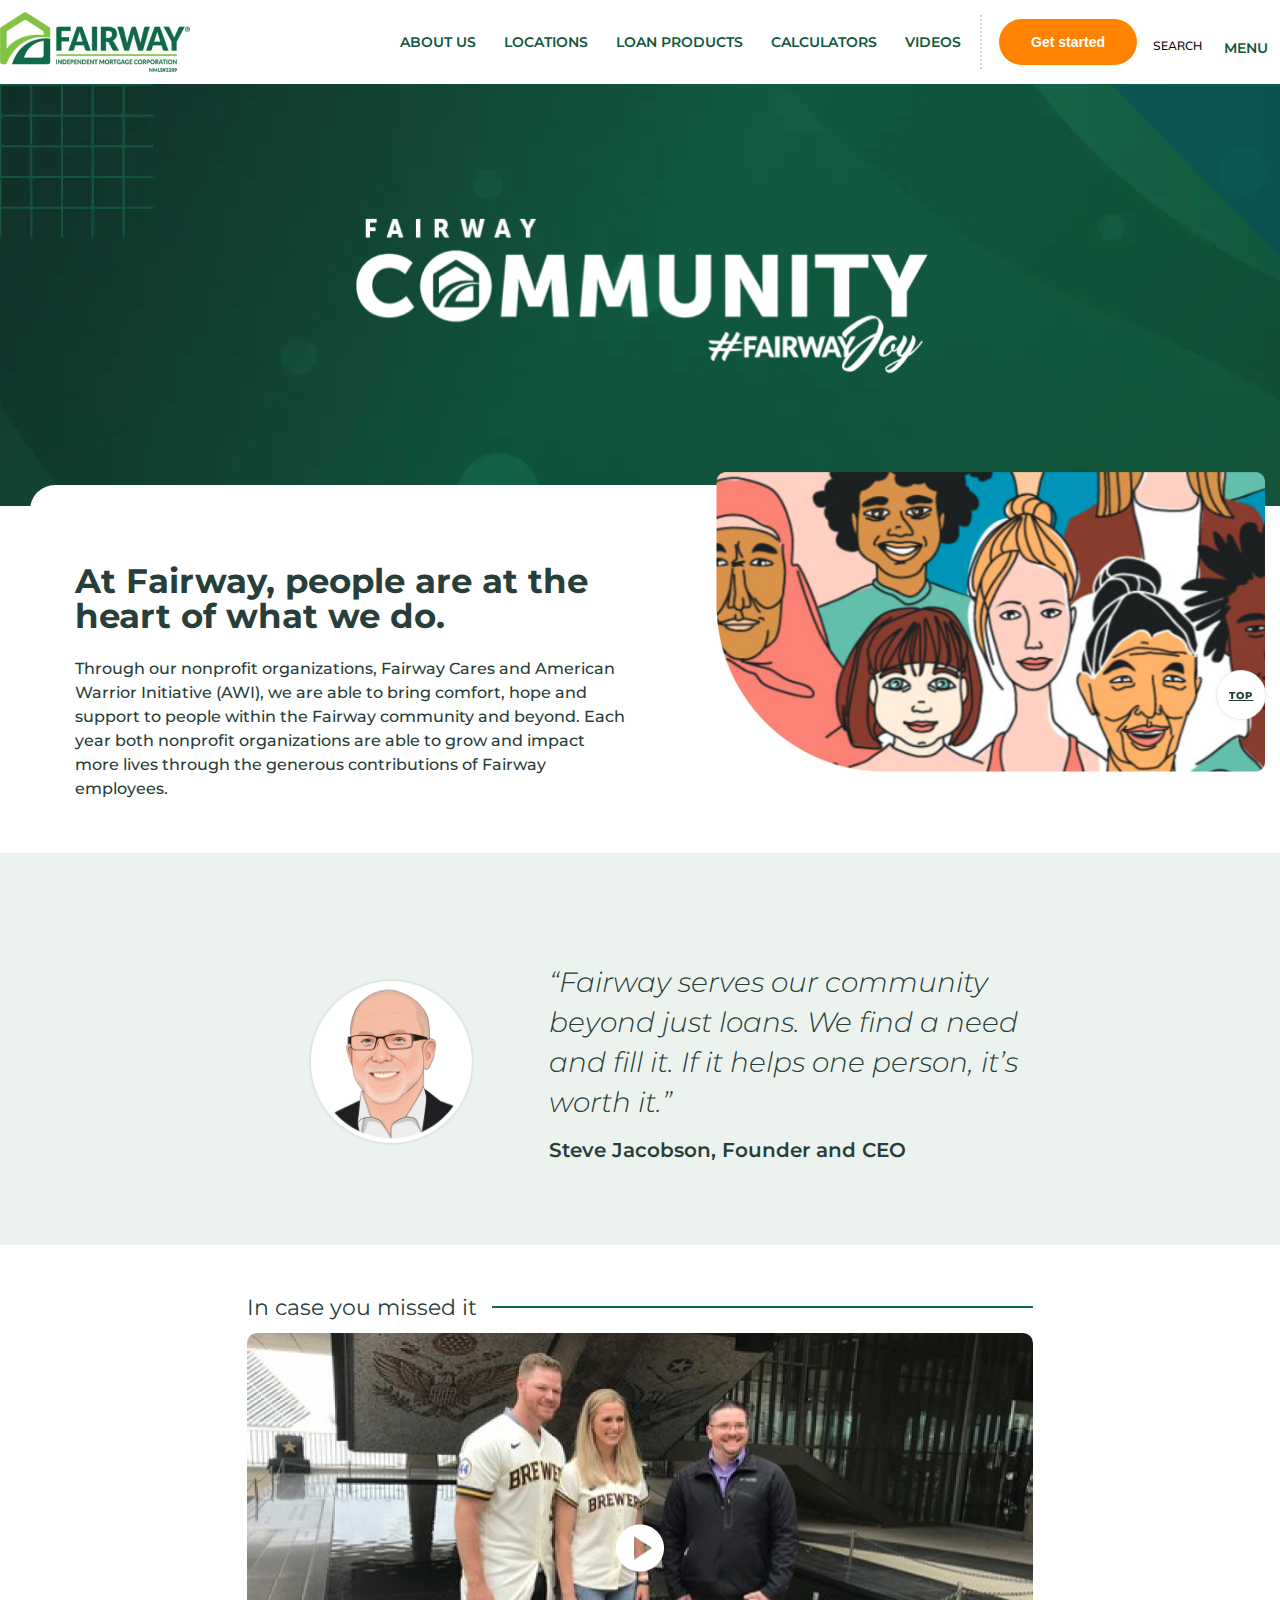
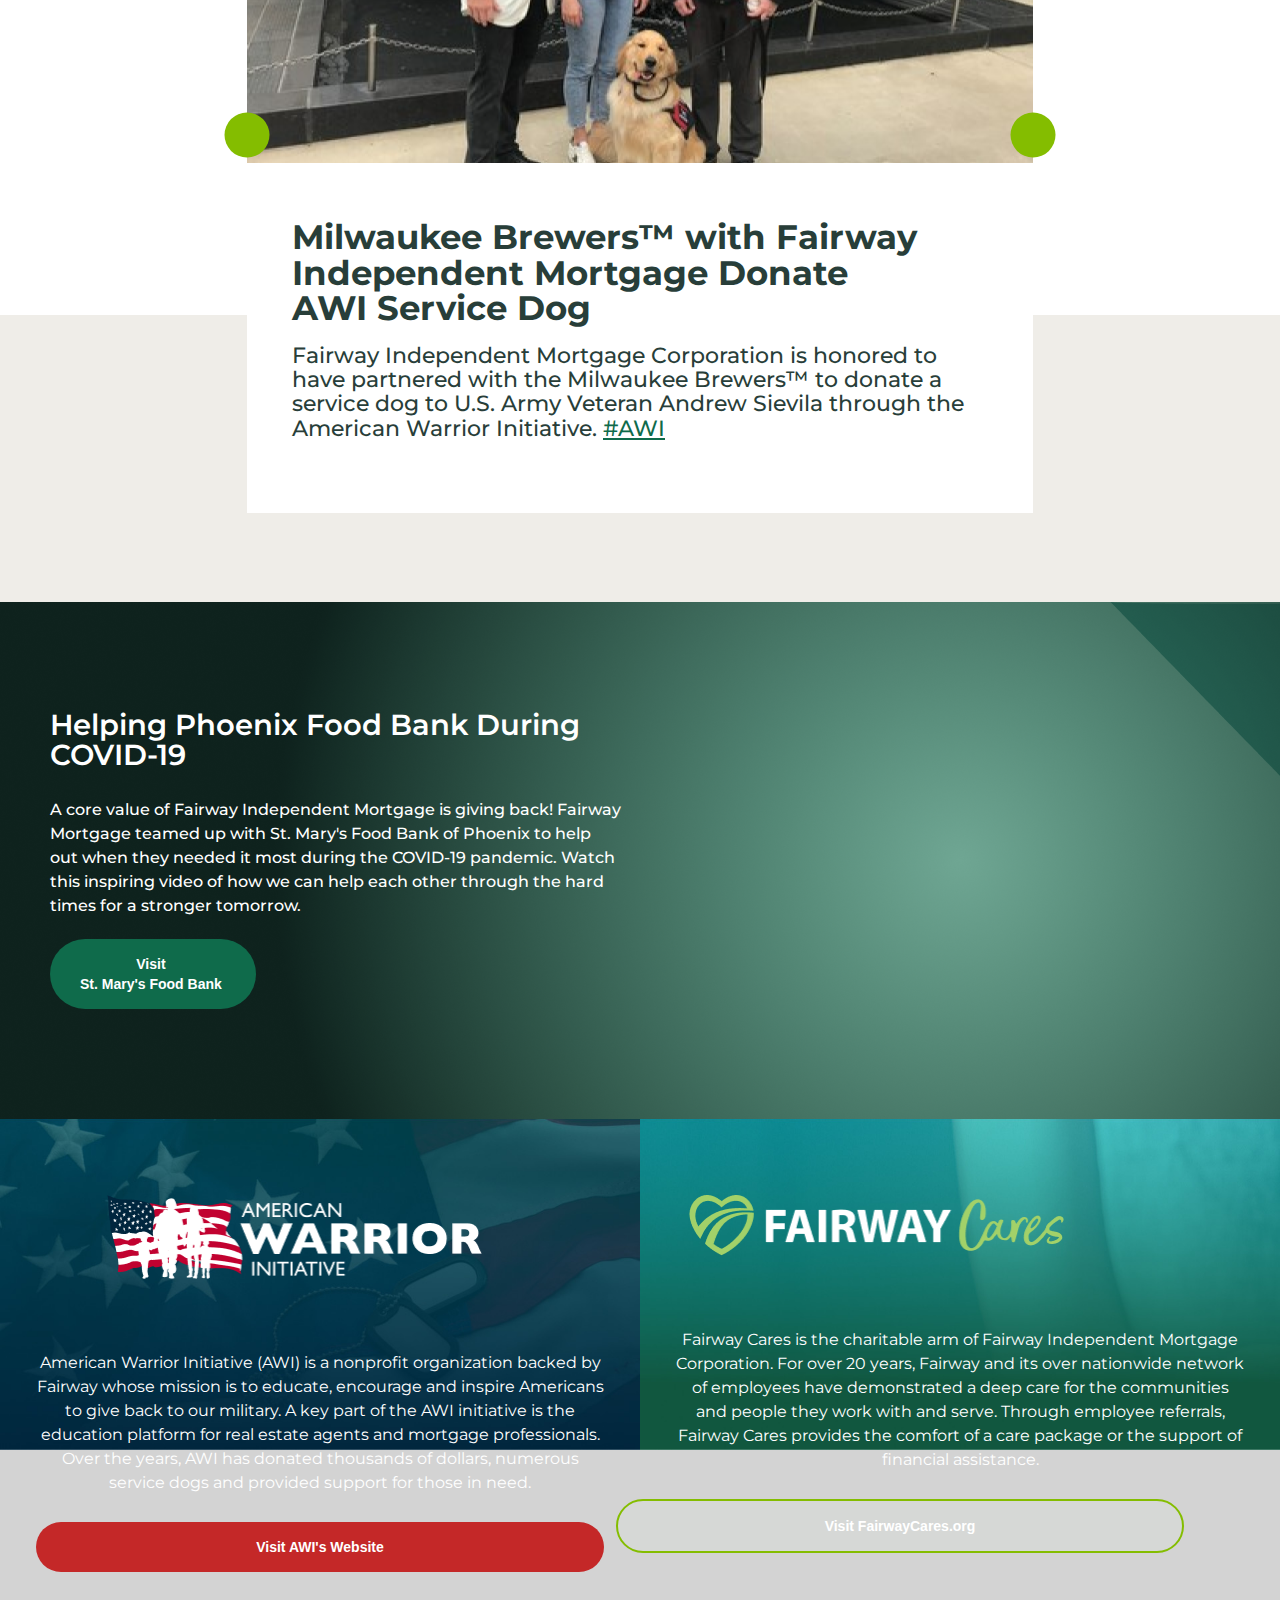
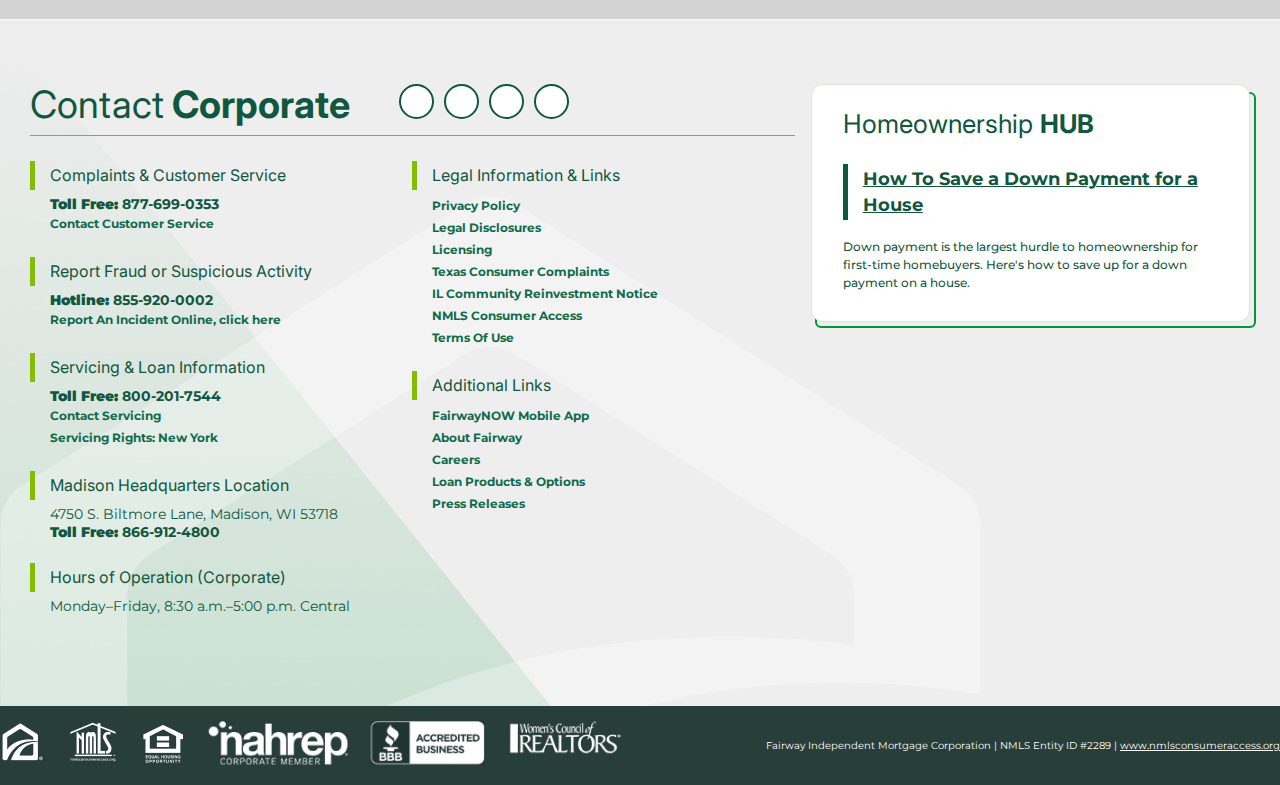
<file: components/Community/community.html>
<!DOCTYPE html>
<html lang="en">

<head>
    <meta charset="UTF-8">
    <meta name="viewport" content="width=device-width, initial-scale=1.0">
    <title>Community</title>
    <link rel="stylesheet" href="../../assets/community.css">
    <link rel="stylesheet" href="../../assets/base.css">
    <link rel="stylesheet" href="https://cdnjs.cloudflare.com/ajax/libs/font-awesome/6.4.0/css/all.min.css"
        integrity="sha512-iecdLmaskl7CVkqkXNQ/ZH/XLlvWZOJyj7Yy7tcenmpD1ypASozpmT/E0iPtmFIB46ZmdtAc9eNBvH0H/ZpiBw=="
        crossorigin="anonymous" referrerpolicy="no-referrer" />
</head>

<body>
    <div class="community">
        <div class="header">
            <div class="inner-bg">
                <div class="header__inner">
                    <div class="header__logo">
                        <a href="">
                            <img src="images/logo_header.png" alt="">
                        </a>
                    </div>
                    <div class="header__content">
                        <ul class="header__nav">
                            <li class="header__item">
                                <a href="../About/index.html">ABOUT US</a>
                            </li>
                            <li class="header__item">
                                <a href="../Locations/locations.html">LOCATIONS</a>
                            </li>
                            <li class="header__item">
                                <a href="../Product/product.html">LOAN PRODUCTS</a>
                            </li>
                            <li class="header__item">
                                <a href="../Calculators/calculators.html">CALCULATORS</a>
                            </li>
                            <li class="header__item">
                                <a href="../Video/video.html">VIDEOS</a>
                            </li>
                        </ul>
                        <div class="header__controls">
                            <button class="header__button">
                                Get started
                            </button>
                            <div class="header__search">
                                <a href="">
                                    <div class="header__search__icon">
                                        <i class="fa-solid fa-magnifying-glass"></i>
                                    </div>
                                    <p>SEARCH</p>
                                </a>
                            </div>
                            <div class="header__menu">
                                <a >
                                    <div class="header__menu__icon">
                                        <i class="fa-solid fa-bars"></i>
                                    </div>
                                    <p>MENU</p>
                                </a>
                                <ul class="header__menu__nav desktop">
                                    <li class="header__item">
                                        <a href="../Community/community.html">COMMUNITY</a>
                                    </li>
                                    <li class="header__item">
                                        <a href="../Newroom/newroom.html">NEWSROOM</a>
                                    </li>
                                    <li class="header__item">
                                        <a href="../Credit/credit.html">CREDIT</a>
                                    </li>
                                    <li class="header__item">
                                        <a href="../Hub/hub.html">HUB</a>
                                    </li>
                                </ul>

                                <ul class="header__menu__nav tablet">
                                    <li class="header__item">
                                        <a href="../About/index.html">ABOUT US</a>
                                    </li>
                                    <li class="header__item">
                                        <a href="../Locations/locations.html">LOCATIONS</a>
                                    </li>
                                    <li class="header__item">
                                        <a href="../Product/product.html">LOAN PRODUCTS</a>
                                    </li>
                                    <li class="header__item">
                                        <a href="../Calculators/calculators.html">CALCULATORS</a>
                                    </li>
                                    <li class="header__item">
                                        <a href="../Video/video.html">VIDEOS</a>
                                    </li>
                                    <li class="header__item">
                                        <a href="../Community/community.html">COMMUNITY</a>
                                    </li>
                                    <li class="header__item">
                                        <a href="../Newroom/newroom.html">NEWSROOM</a>
                                    </li>
                                    <li class="header__item">
                                        <a href="../Credit/credit.html">CREDIT</a>
                                    </li>
                                    <li class="header__item">
                                        <a href="../Hub/hub.html">HUB</a>
                                    </li>
                                </ul>
                            </div>
                        </div>
                    </div>
                </div>
            </div>
        </div>
        <div class="community__banner">
            <div class="community__banner__image">
                <img src="images/community_banner.png" alt="">
            </div>
        </div>
        <div class="community__people">
            <div class="inner-sm">
                <div class="community__people__inner">
                    <div class="community__people__content">
                        <h2 class="community__people__heading">
                            At Fairway, people are at the
                            heart of what we do.
                        </h2>
                        <p class="community__people__desc">
                            Through our nonprofit organizations, Fairway Cares and American
                            Warrior Initiative (AWI), we are able to bring comfort, hope and
                            support to people within the Fairway community and beyond. Each
                            year both nonprofit organizations are able to grow and impact
                            more lives through the generous contributions of Fairway
                            employees.
                        </p>
                    </div>
                    <div class="community__people__image">
                        <img src="images/community_people.png" alt="">
                    </div>

                </div>
            </div>
        </div>
        <div class="community__said">
            <div class="community__said__inner">
                <div class="community__said__avt">
                    <img src="images/community_said.png" alt="">
                </div>
                <div class="community__said__content">
                    <p>“Fairway serves our community
                        beyond just loans. We find a need
                        and fill it. If it helps one person, it’s
                        worth it.”</p>
                    <span>Steve Jacobson, Founder and CEO</span>
                </div>
            </div>
        </div>
        <div class="community__milwaukee">
            <div class="community__milwaukee__top">
                <div class="community__milwaukee__inner">
                    <p class="community__milwaukee__inner__text">In case you missed it</p>
                    <div class="community__milwaukee__content">
                        <div class="community__milwaukee__image">
                            <img src="images/community_milwaukee.png" alt="">
                            <div class="community__milwaukee__center">
                                <a href="">
                                    <img src="images/community__milwaukee__center.png" alt="">
                                </a>
                            </div>
                        </div>
                        <div class="community__milwaukee__card">
                            <h2>Milwaukee Brewers™ with Fairway
                                Independent Mortgage Donate AWI
                                Service Dog</h2>
                            <p>Fairway Independent Mortgage Corporation is honored to
                                have partnered with the Milwaukee Brewers™ to donate a
                                service dog to U.S. Army Veteran Andrew Sievila through the
                                American Warrior Initiative. <a href="">#AWI</a></p>
                        </div>
                        <button class="community__milwaukee__btn community__milwaukee__btn--left">
                            <i class="fa-solid fa-chevron-left"></i>
                        </button>
                        <button class="community__milwaukee__btn community__milwaukee__btn--right">
                            <i class="fa-solid fa-chevron-right"></i>
                        </button>
                    </div>
                </div>
            </div>
            <div class="community__milwaukee__bot">

            </div>
        </div>
        <div class="community__phoenix">
            <div class="community__phoenix__inner">
                <div class="community__phoenix__content">
                    <h2>
                        Helping Phoenix Food Bank During
                        COVID-19
                    </h2>
                    <p>A core value of Fairway Independent Mortgage is giving back! Fairway
                        Mortgage teamed up with St. Mary's Food Bank of Phoenix to help out
                        when they needed it most during the COVID-19 pandemic. Watch this
                        inspiring video of how we can help each other through the hard times
                        for a stronger tomorrow.</p>
                    <button>Visit <br />
                        St. Mary's Food Bank</button>
                </div>
                <div class="community__phoenix__ytb">
                    <iframe class="embedly-embed"
                        src="//cdn.embedly.com/widgets/media.html?src=https%3A%2F%2Fplayer.vimeo.com%2Fvideo%2F504550077%3Fh%3Dd88114dff7%26app_id%3D122963&amp;dntp=1&amp;display_name=Vimeo&amp;url=https%3A%2F%2Fvimeo.com%2F504550077%2Fd88114dff7&amp;image=https%3A%2F%2Fi.vimeocdn.com%2Fvideo%2F1044063173-7da6e86441b65019bfcaa0cc5d11f4d62e58329b6e725784824ef216d3f4275c-d_1280&amp;key=96f1f04c5f4143bcb0f2e68c87d65feb&amp;type=text%2Fhtml&amp;schema=vimeo"
                        width="100%" height="100%" scrolling="no" title="Vimeo embed" frameborder="0"
                        allow="autoplay; fullscreen" allowfullscreen="true"></iframe>
                </div>
            </div>
        </div>
        <div class="community__box">
            <div class="community__box__item community__box__item--left">
                <div class="community__box__item__inner">
                    <div class="community__box__item__image item1">
                        <img src="images/community_item1.png" alt="">
                    </div>
                    <p class="community__box__item__desc">
                        American Warrior Initiative (AWI) is a nonprofit organization backed by
                        Fairway whose mission is to educate, encourage and inspire
                        Americans to give back to our military. A key part of the AWI initiative
                        is the education platform for real estate agents and mortgage
                        professionals. Over the years, AWI has donated thousands of dollars,
                        numerous service dogs and provided support for those in need.
                    </p>
                    <button class="community__box__item__button community__box__item__button--red">
                        Visit AWI's Website
                    </button>
                </div>
            </div>
            <div class="community__box__item community__box__item--right">
                <div class="community__box__item__inner">
                    <div class="community__box__item__image item2">
                        <img src="images/community__item2.png" alt="">
                    </div>
                    <p class="community__box__item__desc">
                        Fairway Cares is the charitable arm of Fairway Independent Mortgage
                        Corporation. For over 20 years, Fairway and its over nationwide
                        network of employees have demonstrated a deep care for the
                        communities and people they work with and serve. Through employee
                        referrals, Fairway Cares provides the comfort of a care package or the
                        support of financial assistance.
                    </p>
                    <button class="community__box__item__button community__box__item__button--green">
                        Visit FairwayCares.org
                    </button>
                </div>
            </div>
        </div>
        <div class="footer">
            <div class="footer__top">
                <div class="inner-bg">
                    <div class="footer__inner">

                        <div class="footer__left">

                            <div class="footer__heading">
                                <p>Contact<strong> Corporate</strong></p>
                                <div class="footer__socials">
                                    <a href="">
                                        <div class="footer__icon">
                                            <i class="fa-brands fa-facebook-f"></i>
                                        </div>
                                    </a>
                                    <a href="">
                                        <div class="footer__icon">
                                            <i class="fa-solid fa-camera-retro"></i>
                                        </div>
                                    </a>
                                    <a href="">
                                        <div class="footer__icon">
                                            <i class="fa-brands fa-linkedin-in"></i>
                                        </div>
                                    </a>
                                    <a href="">
                                        <div class="footer__icon">
                                            <i class="fa-brands fa-twitter"></i>
                                        </div>
                                    </a>
                                </div>
                            </div>

                            <div class="footer__main">
                                <div class="footer__contact">
                                    <p class="footer__header">Complaints & Customer Service</p>
                                    <p class="footer__phone"><strong>Toll Free:</strong> 877-699-0353</p>
                                    <a href="" class="footer__link">Contact Customer Service</a>
                                </div>
                                <div class="footer__contact">
                                    <p class="footer__header">Report Fraud or Suspicious Activity</p>
                                    <p class="footer__phone"><strong>Hotline:</strong> 855-920-0002</p>
                                    <a href="" class="footer__link">Report An Incident Online, click here</a>
                                </div>
                                <div class="footer__contact">
                                    <p class="footer__header">Servicing & Loan Information</p>
                                    <p class="footer__phone"><strong>Toll Free:</strong> 800-201-7544</p>
                                    <a href="" class="footer__link">Contact Servicing</a>
                                    <a href="" class="footer__link">Servicing Rights: New York</a>
                                </div>
                                <div class="footer__contact">
                                    <p class="footer__header">Madison Headquarters Location</p>
                                    <p class="footer__address">4750 S. Biltmore Lane, Madison, WI 53718</p>
                                    <p class="footer__phone"><strong>Toll Free:</strong> 866-912-4800</p>
                                </div>
                                <div class="footer__contact">
                                    <p class="footer__header">Hours of Operation (Corporate)</p>
                                    <p class="footer__address">Monday–Friday, 8:30 a.m.–5:00 p.m. Central</p>
                                </div>
                                <div class="footer__contact">
                                    <p class="footer__header">Legal Information & Links</p>
                                    <a href="" class="footer__link">Privacy Policy</a>
                                    <a href="" class="footer__link"> Legal Disclosures</a>
                                    <a href="" class="footer__link">Licensing</a>
                                    <a href="" class="footer__link"> Texas Consumer Complaints</a>
                                    <a href="" class="footer__link">IL Community Reinvestment Notice</a>
                                    <a href="" class="footer__link">NMLS Consumer Access</a>
                                    <a href="" class="footer__link"> Terms Of Use</a>
                                </div>
                                <div class="footer__contact">
                                    <p class="footer__header">Additional Links</p>
                                    <a href="" class="footer__link">FairwayNOW Mobile App</a>
                                    <a href="" class="footer__link"> About Fairway</a>
                                    <a href="" class="footer__link"> Careers</a>
                                    <a href="" class="footer__link">Loan Products & Options</a>
                                    <a href="" class="footer__link">Press Releases</a>
                                </div>
                            </div>
                        </div>

                        <div class="footer__right">
                            <span> Homeownership <strong>HUB</strong></span>
                            <h4>How To Save a Down Payment for a
                                House</h4>
                            <p>Down payment is the largest hurdle to homeownership for
                                first-time homebuyers. Here's how to save up for a down
                                payment on a house.</p>
                        </div>
                    </div>
                </div>
            </div>
            <div class="footer__bottom">
                <div class="inner-bg">
                    <div class="footer__bottom__inner">
                        <div class="footer__image">
                            <div class="footer__image__item">
                                <img src="images/footer2.png" alt="img_1">
                            </div>
                            <div class="footer__image__item">
                                <img src="images/footer3.png" alt="img_2">
                            </div>
                            <div class="footer__image__item">
                                <img src="images/footer4.png" alt="img_3">
                            </div>
                            <div class="footer__image__item">
                                <img src="images/footer5.png" alt="img_4">
                            </div>
                            <div class="footer__image__item">
                                <img src="images/footer6.png" alt="img_5">
                            </div>
                            <div class="footer__image__item">
                                <img src="images/footer7.png" alt="img_6">
                            </div>
                        </div>
                        <p>Fairway Independent Mortgage Corporation | NMLS Entity ID #2289 | <a
                                href="">www.nmlsconsumeraccess.org</a></p>
                    </div>
                </div>
            </div>
        </div>
        <div class="top">
            <div class="top__icon">
                <i class="fa-solid fa-chevron-up"></i>
            </div>
            <p>TOP</p>
        </div>
    </div>
</body>

</html>
</file>
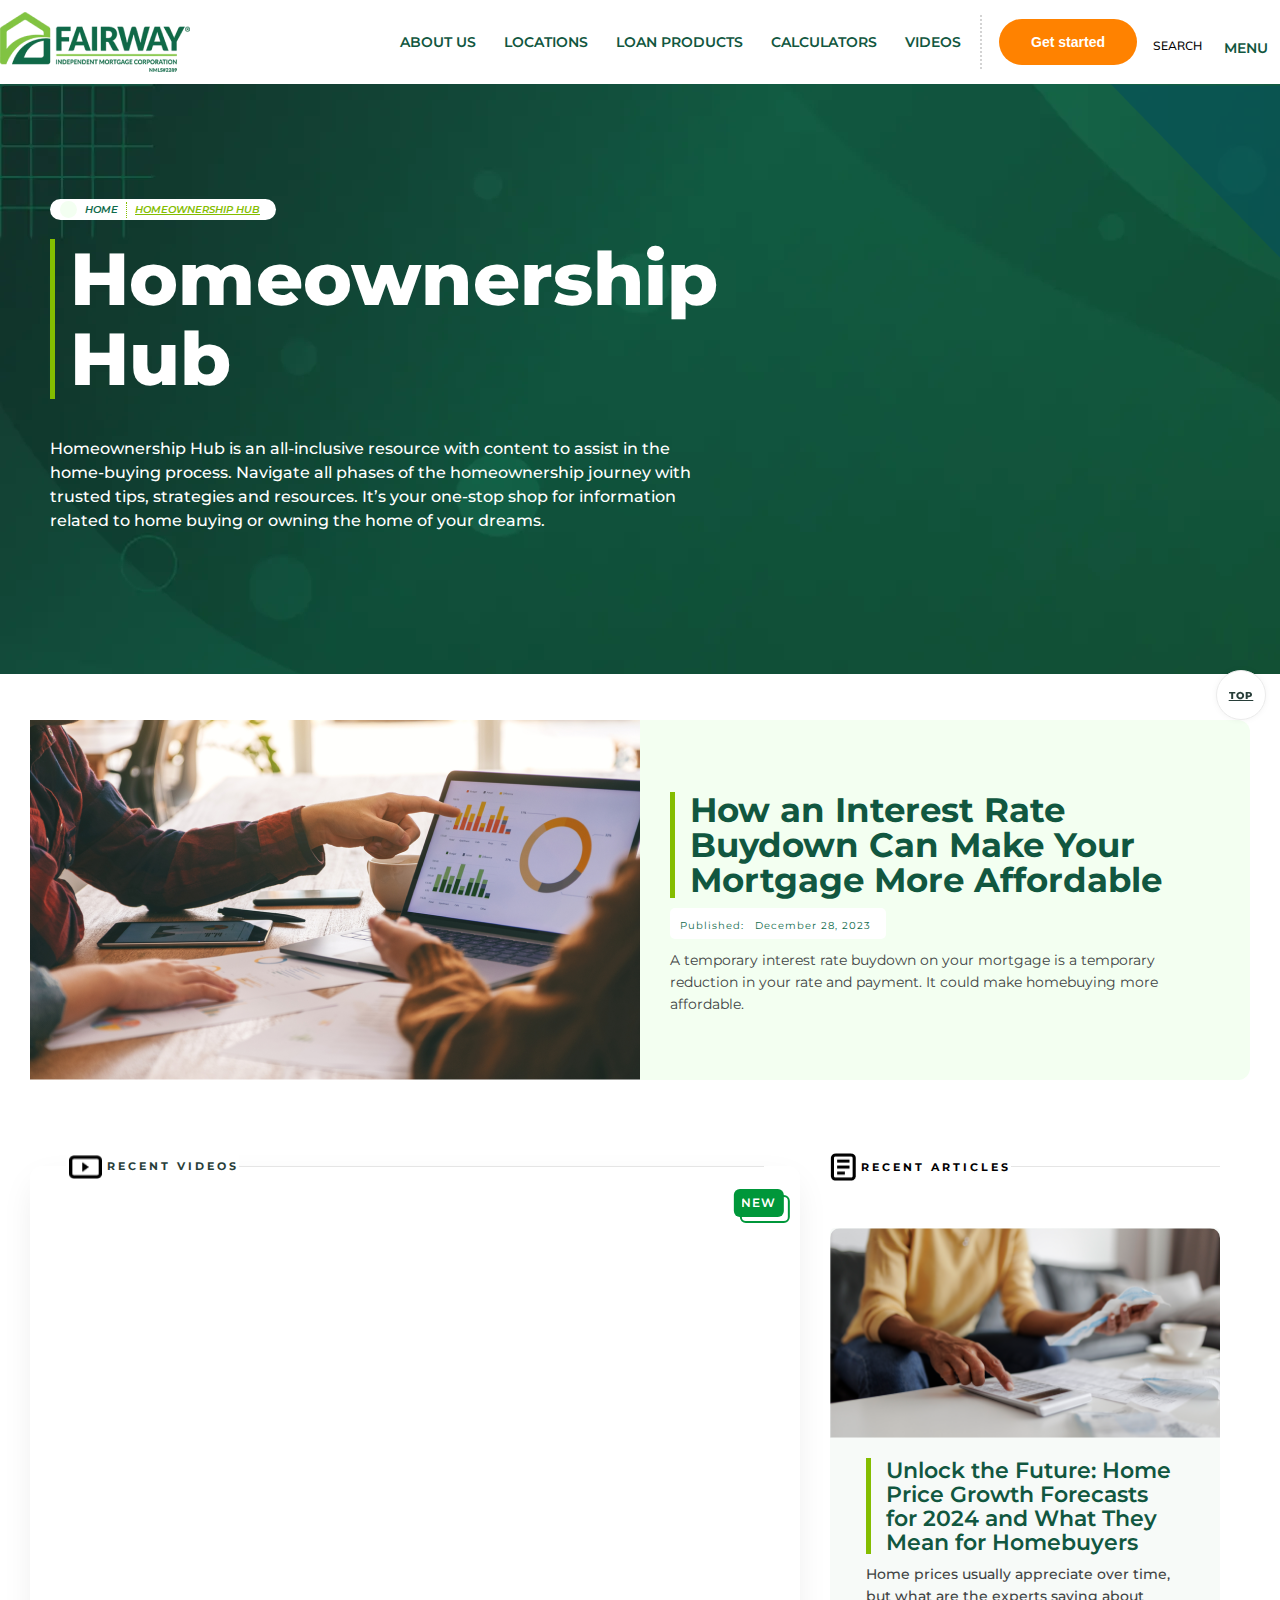
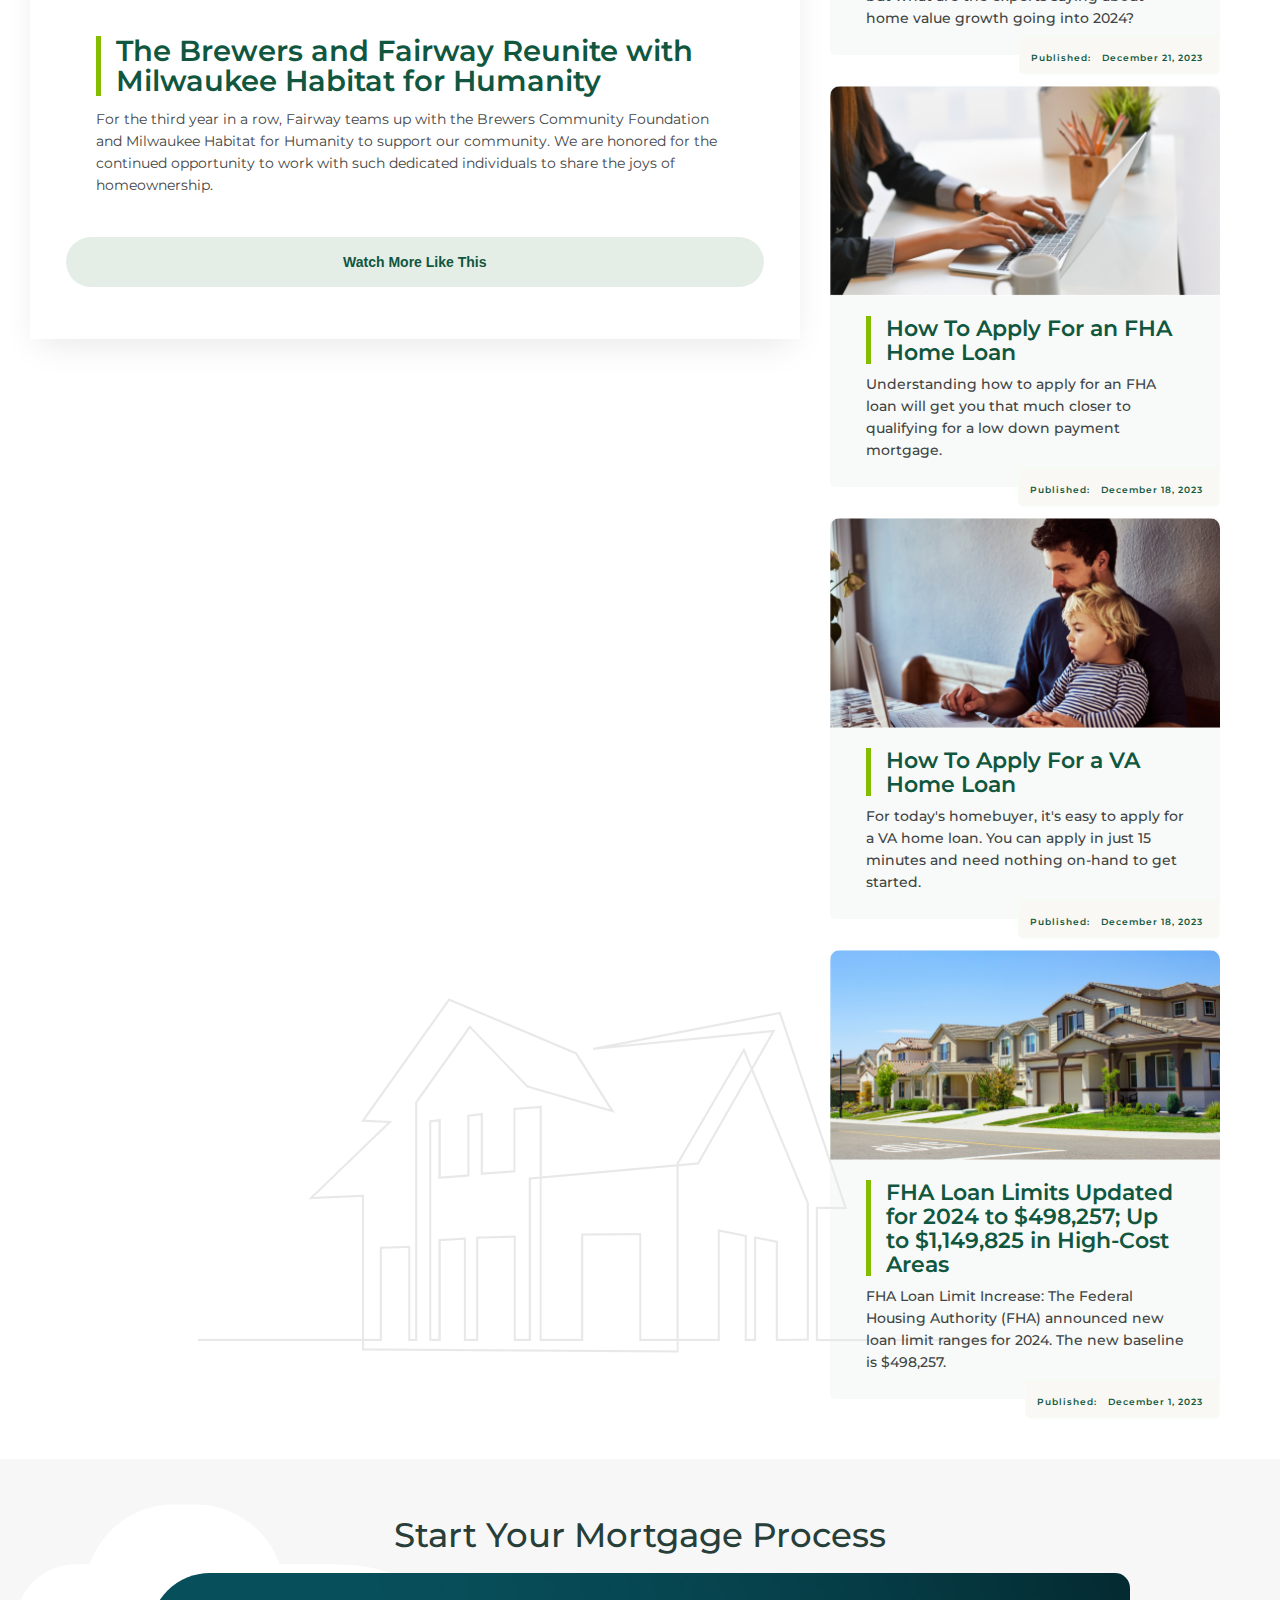
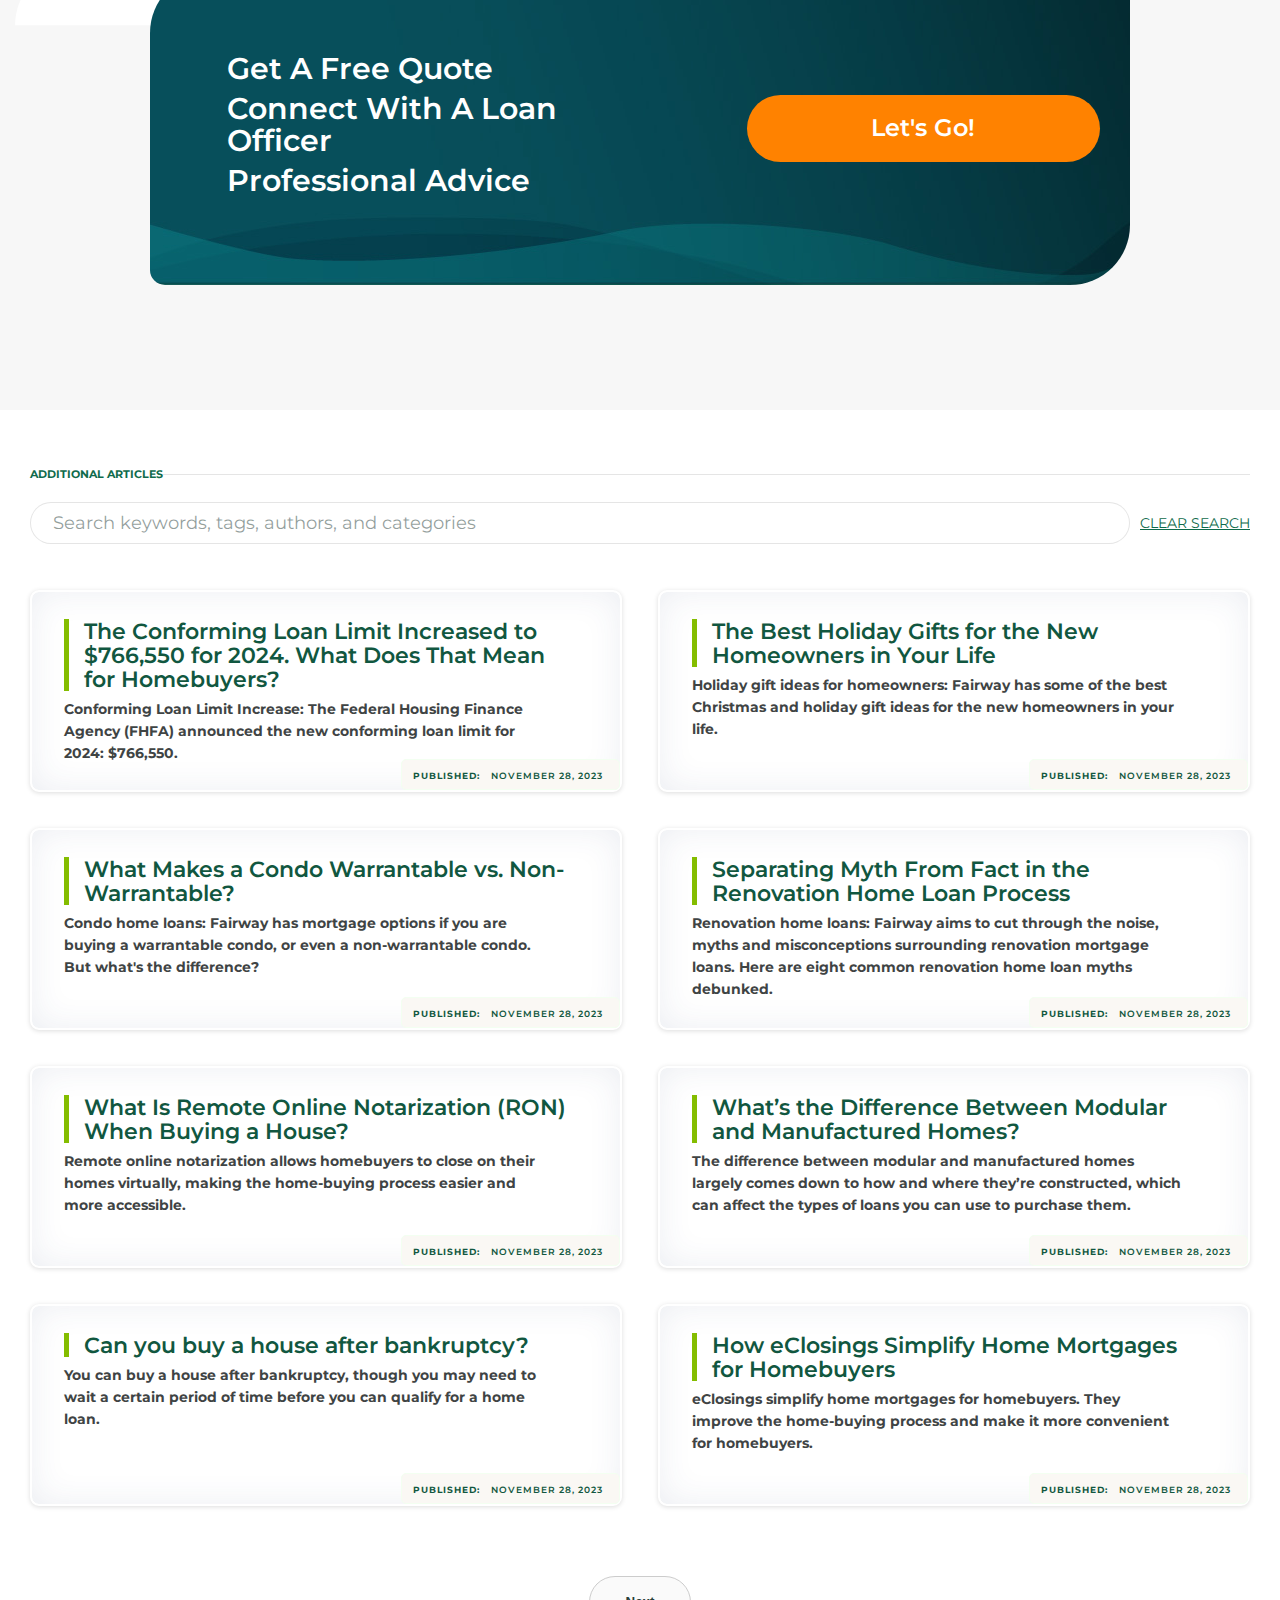
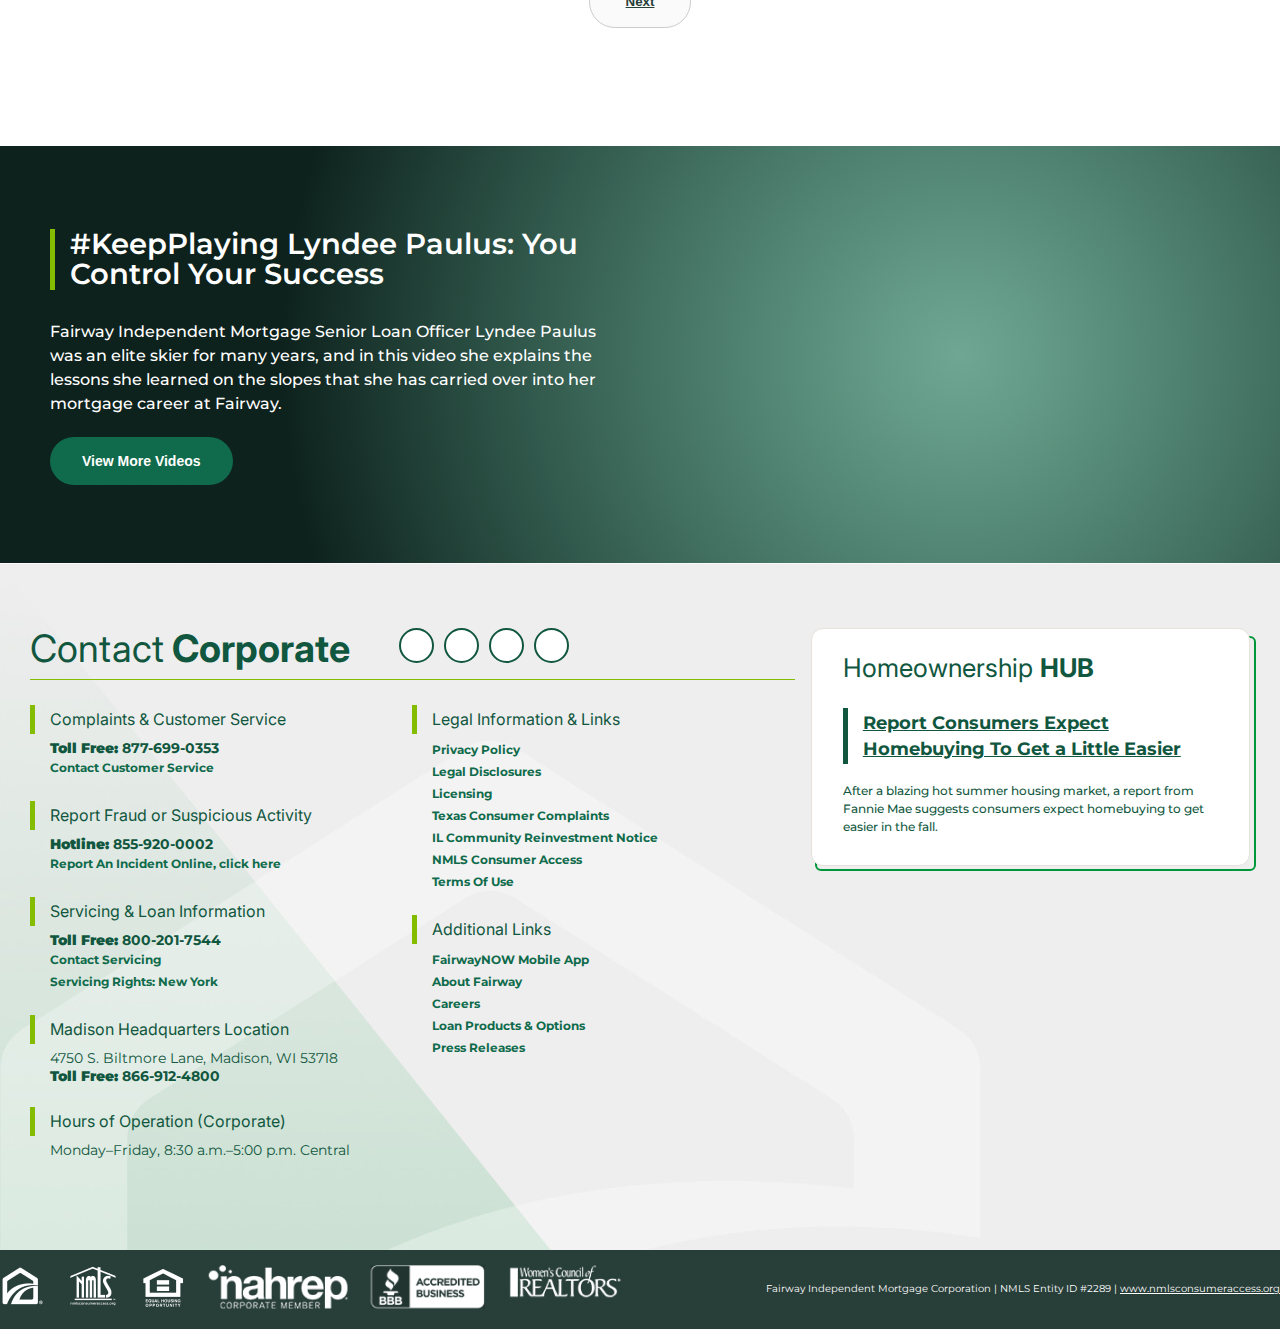
<file: components/Hub/hub.html>
<!DOCTYPE html>
<html lang="en">

<head>
    <meta charset="UTF-8">
    <meta name="viewport" content="width=device-width, initial-scale=1.0">
    <title>Hub</title>
    <link rel="stylesheet" href="../../assets/base.css">
    <link rel="stylesheet" href="../../assets/hub.css">
    <link rel="stylesheet" href="https://cdnjs.cloudflare.com/ajax/libs/font-awesome/6.4.0/css/all.min.css"
        integrity="sha512-iecdLmaskl7CVkqkXNQ/ZH/XLlvWZOJyj7Yy7tcenmpD1ypASozpmT/E0iPtmFIB46ZmdtAc9eNBvH0H/ZpiBw=="
        crossorigin="anonymous" referrerpolicy="no-referrer" />
</head>

<body>
    <div class="hub">
        <div class="header">
            <div class="inner-bg">
                <div class="header__inner">
                    <div class="header__logo">
                        <a href="">
                            <img src="images/logo_header.png" alt="">
                        </a>
                    </div>
                    <div class="header__content">
                        <ul class="header__nav">
                            <li class="header__item">
                                <a href="../About/index.html">ABOUT US</a>
                            </li>
                            <li class="header__item">
                                <a href="../Locations/locations.html">LOCATIONS</a>
                            </li>
                            <li class="header__item">
                                <a href="../Product/product.html">LOAN PRODUCTS</a>
                            </li>
                            <li class="header__item">
                                <a href="../Calculators/calculators.html">CALCULATORS</a>
                            </li>
                            <li class="header__item">
                                <a href="../Video/video.html">VIDEOS</a>
                            </li>
                        </ul>
                        <div class="header__controls">
                            <button class="header__button">
                                Get started
                            </button>
                            <div class="header__search">
                                <a href="">
                                    <div class="header__search__icon">
                                        <i class="fa-solid fa-magnifying-glass"></i>
                                    </div>
                                    <p>SEARCH</p>
                                </a>
                            </div>
                            <div class="header__menu">
                                <a>
                                    <div class="header__menu__icon">
                                        <i class="fa-solid fa-bars"></i>
                                    </div>
                                    <p>MENU</p>
                                </a>
                                <ul class="header__menu__nav desktop">
                                    <li class="header__item">
                                        <a href="../Community/community.html">COMMUNITY</a>
                                    </li>
                                    <li class="header__item">
                                        <a href="../Newroom/newroom.html">NEWSROOM</a>
                                    </li>
                                    <li class="header__item">
                                        <a href="../Credit/credit.html">CREDIT</a>
                                    </li>
                                    <li class="header__item">
                                        <a href="../Hub/hub.html">HUB</a>
                                    </li>
                                </ul>

                                <ul class="header__menu__nav tablet">
                                    <li class="header__item">
                                        <a href="../About/index.html">ABOUT US</a>
                                    </li>
                                    <li class="header__item">
                                        <a href="../Locations/locations.html">LOCATIONS</a>
                                    </li>
                                    <li class="header__item">
                                        <a href="../Product/product.html">LOAN PRODUCTS</a>
                                    </li>
                                    <li class="header__item">
                                        <a href="../Calculators/calculators.html">CALCULATORS</a>
                                    </li>
                                    <li class="header__item">
                                        <a href="../Video/video.html">VIDEOS</a>
                                    </li>
                                    <li class="header__item">
                                        <a href="../Community/community.html">COMMUNITY</a>
                                    </li>
                                    <li class="header__item">
                                        <a href="../Newroom/newroom.html">NEWSROOM</a>
                                    </li>
                                    <li class="header__item">
                                        <a href="../Credit/credit.html">CREDIT</a>
                                    </li>
                                    <li class="header__item">
                                        <a href="../Hub/hub.html">HUB</a>
                                    </li>
                                </ul>
                            </div>
                        </div>
                    </div>
                </div>
            </div>
        </div>
        <div class="hub__banner">
            <div class="inner-bg">
                <div class="hub__banner__inner">
                    <div class="banner__nav">
                        <div class="banner__nav__icon">
                            <a href=""><i class="fa-solid fa-house"></i></a>
                        </div>
                        <ul class="banner__nav__list">
                            <li class="banner__nav__item">
                                <a href="">HOME</a>
                            </li>
                            <li class="banner__nav__item">
                                <a href="">HOMEOWNERSHIP HUB</a>
                            </li>
                        </ul>
                    </div>
                    <h1>Homeownership Hub</h1>
                    <p>Homeownership Hub is an all-inclusive resource with content to assist in the
                        home-buying process. Navigate all phases of the homeownership journey with
                        trusted tips, strategies and resources. It’s your one-stop shop for information
                        related to home buying or owning the home of your dreams.</p>
                </div>
            </div>
        </div>
        <div class="hub__section">
            <div class="inner-sm">
                <div class="hub__affordable">
                    <div class="hub__affordable__image">
                        <img src="images/hub__section.png" alt="">
                    </div>
                    <div class="hub__affordable__content">
                        <h2>How an Interest Rate
                            Buydown Can Make Your
                            Mortgage More Affordable</h2>
                        <div class="hub__affordable__published">
                            <span>Published:</span>
                            <span>December 28, 2023</span>
                        </div>
                        <p>A temporary interest rate buydown on your mortgage is a temporary
                            reduction in your rate and payment. It could make homebuying more
                            affordable.</p>
                    </div>
                </div>
            </div>
        </div>
        <div class="hub__confidential">
            <div class="inner-sm">
                <div class="hub__confidential__inner">
                    <div class="recent__video">
                        <div class="recent__video__inner">
                            <div class="recent__video__node">
                                <div class="recent__video__image">
                                    <img src="images/Vector.png" alt="icon_youtube">
                                </div>
                                <p>RECENT VIDEOS</p>
                            </div>
                            <div class="recent__video__youtube">
                                <iframe
                                    src="//cdn.embedly.com/widgets/media.html?src=https%3A%2F%2Fplayer.vimeo.com%2Fvideo%2F831602657%3Fh%3D502d85d6eb%26app_id%3D122963&amp;dntp=1&amp;display_name=Vimeo&amp;url=https%3A%2F%2Fplayer.vimeo.com%2Fvideo%2F831602657%3Fh%3D502d85d6eb&amp;image=https%3A%2F%2Fi.vimeocdn.com%2Fvideo%2F1677108597-0b6e15fd654bf374e6fb44516f04c93722591371bd5dc1cd25316db72afb1aa9-d_1280&amp;key=96f1f04c5f4143bcb0f2e68c87d65feb&amp;type=text%2Fhtml&amp;schema=vimeo"
                                    title="YouTube video player" frameborder="0" scrolling="no" title="Vimeo embed"
                                    frameborder="0" allow="autoplay; fullscreen; encrypted-media; picture-in-picture;"
                                    allowfullscreen="true"></iframe>
                                <p class="recent__video__badge">NEW</p>
                            </div>
                            <div class="recent__video__content">
                                <h2>The Brewers and Fairway Reunite with
                                    Milwaukee Habitat for Humanity</h2>
                                <p>For the third year in a row, Fairway teams up with the Brewers Community Foundation
                                    and
                                    Milwaukee Habitat for Humanity to support our community. We are honored for the
                                    continued opportunity to work with such dedicated individuals to share the joys of
                                    homeownership.</p>
                            </div>
                            <button class="recent__video__button">Watch More Like This</button>
                        </div>
                    </div>
                    <div class="hub__confidential__right">
                        <div class="hub__confidential__node">
                            <div class="hub__confidential__image">
                                <img src="images/recent__logo.png" alt="">
                            </div>
                            <p>RECENT ARTICLES</p>
                        </div>
                        <div class="recent__articles">
                            <div class="recent__articles__img">
                                <img src="images/recent__items.png" alt="">
                            </div>
                            <div class="recent__articles__content">
                                <h3>Unlock the Future: Home
                                    Price Growth Forecasts
                                    for 2024 and What They
                                    Mean for Homebuyers</h3>
                                <p>Home prices usually appreciate over time,
                                    but what are the experts saying about
                                    home value growth going into 2024?</p>
                            </div>
                            <div class="recent__articles__node">
                                <span>Published:</span>
                                <span>December 21, 2023</span>
                            </div>
                        </div>
                        <div class="recent__articles">
                            <div class="recent__articles__img">
                                <img src="images/recent__items2.png" alt="">
                            </div>
                            <div class="recent__articles__content">
                                <h3>How To Apply For an FHA
                                    Home Loan</h3>
                                <p>Understanding how to apply for an FHA
                                    loan will get you that much closer to
                                    qualifying for a low down payment
                                    mortgage.</p>
                            </div>
                            <div class="recent__articles__node">
                                <span>Published:</span>
                                <span>December 18, 2023</span>
                            </div>
                        </div>
                        <div class="recent__articles">
                            <div class="recent__articles__img">
                                <img src="images/recent__items3.png" alt="">
                            </div>
                            <div class="recent__articles__content">
                                <h3>How To Apply For a VA
                                    Home Loan</h3>
                                <p>For today's homebuyer, it's easy to apply for
                                    a VA home loan. You can apply in just 15
                                    minutes and need nothing on-hand to get
                                    started.</p>
                            </div>
                            <div class="recent__articles__node">
                                <span>Published:</span>
                                <span>December 18, 2023</span>
                            </div>
                        </div>
                        <div class="recent__articles">
                            <div class="recent__articles__img">
                                <img src="images/recent__items4.png" alt="">
                            </div>
                            <div class="recent__articles__content">
                                <h3>FHA Loan Limits Updated
                                    for 2024 to $498,257; Up
                                    to $1,149,825 in High-Cost
                                    Areas</h3>
                                <p>FHA Loan Limit Increase: The Federal
                                    Housing Authority (FHA) announced new
                                    loan limit ranges for 2024. The new baseline
                                    is $498,257.</p>
                            </div>
                            <div class="recent__articles__node">
                                <span>Published:</span>
                                <span>December 1, 2023</span>
                            </div>
                        </div>
                    </div>
                </div>

            </div>
        </div>
        <div class="hub__process">
            <div class="hub__process__inner">
                <h2 class="hub__process__title">
                    Start Your Mortgage Process
                </h2>
                <div class="hub__process__content">
                    <div class="hub__process__node">
                        <div class="hub__process__item">
                            <div class="hub__process__icon">
                                <i class="fa-solid fa-check"></i>
                            </div>
                            <p>Get A Free Quote</p>
                        </div>
                        <div class="hub__process__item">
                            <div class="hub__process__icon">
                                <i class="fa-solid fa-check"></i>
                            </div>
                            <p>Connect With A Loan
                                Officer</p>
                        </div>
                        <div class="hub__process__item">
                            <div class="hub__process__icon">
                                <i class="fa-solid fa-check"></i>
                            </div>
                            <p>Professional Advice</p>
                        </div>
                    </div>
                    <button class="hub__process__button">Let's Go!</button>
                </div>
            </div>
        </div>
        <div class="hub__additional">
            <div class="inner-sm">
                <div class="hub__additional__frame">
                    <p class="hub__additional__frame__text">Additional Articles</p>
                    <div class="hub__additional__content">
                        <div class="hub__additional__seach">
                            <input type="text" placeholder="Search keywords, tags, authors, and categories">
                            <a href="">CLEAR SEARCH</a>
                        </div>
                        <div class="hub__additional__list">
                            <div class="hub__additional__box">
                                <h3 class="hub__additional__box__title">
                                    The Conforming Loan Limit Increased to
                                    $766,550 for 2024. What Does That Mean
                                    for Homebuyers?
                                </h3>
                                <p class="hub__additional__box__content">
                                    Conforming Loan Limit Increase: The Federal Housing Finance
                                    Agency (FHFA) announced the new conforming loan limit for 2024:
                                    $766,550.
                                </p>
                                <div class="hub__additional__box__node">
                                    <strong>
                                        Published:
                                    </strong>
                                    <span>November 28, 2023</span>
                                </div>
                            </div>
                            <div class="hub__additional__box">
                                <h3 class="hub__additional__box__title">
                                    The Best Holiday Gifts for the New
                                    Homeowners in Your Life
                                </h3>
                                <p class="hub__additional__box__content">
                                    Holiday gift ideas for homeowners: Fairway has some of the best
                                    Christmas and holiday gift ideas for the new homeowners in your
                                    life.
                                </p>
                                <div class="hub__additional__box__node">
                                    <strong>
                                        Published:
                                    </strong>
                                    <span>November 28, 2023</span>
                                </div>
                            </div>
                            <div class="hub__additional__box">
                                <h3 class="hub__additional__box__title">
                                    What Makes a Condo Warrantable vs.
                                    Non-Warrantable?
                                </h3>
                                <p class="hub__additional__box__content">
                                    Condo home loans: Fairway has mortgage options if you are buying
                                    a warrantable condo, or even a non-warrantable condo. But what's
                                    the difference?
                                </p>
                                <div class="hub__additional__box__node">
                                    <strong>
                                        Published:
                                    </strong>
                                    <span>November 28, 2023</span>
                                </div>
                            </div>
                            <div class="hub__additional__box">
                                <h3 class="hub__additional__box__title">
                                    Separating Myth From Fact in the
                                    Renovation Home Loan Process
                                </h3>
                                <p class="hub__additional__box__content">
                                    Renovation home loans: Fairway aims to cut through the noise,
                                    myths and misconceptions surrounding renovation mortgage loans.
                                    Here are eight common renovation home loan myths debunked.
                                </p>
                                <div class="hub__additional__box__node">
                                    <strong>
                                        Published:
                                    </strong>
                                    <span>November 28, 2023</span>
                                </div>
                            </div>
                            <div class="hub__additional__box">
                                <h3 class="hub__additional__box__title">
                                    What Is Remote Online Notarization (RON)
                                    When Buying a House?
                                </h3>
                                <p class="hub__additional__box__content">
                                    Remote online notarization allows homebuyers to close on their
                                    homes virtually, making the home-buying process easier and more
                                    accessible.
                                </p>
                                <div class="hub__additional__box__node">
                                    <strong>
                                        Published:
                                    </strong>
                                    <span>November 28, 2023</span>
                                </div>
                            </div>
                            <div class="hub__additional__box">
                                <h3 class="hub__additional__box__title">
                                    What’s the Difference Between Modular
                                    and Manufactured Homes?
                                </h3>
                                <p class="hub__additional__box__content">
                                    The difference between modular and manufactured homes largely
                                    comes down to how and where they’re constructed, which can
                                    affect the types of loans you can use to purchase them.
                                </p>
                                <div class="hub__additional__box__node">
                                    <strong>
                                        Published:
                                    </strong>
                                    <span>November 28, 2023</span>
                                </div>
                            </div>
                            <div class="hub__additional__box">
                                <h3 class="hub__additional__box__title">
                                    Can you buy a house after bankruptcy?
                                </h3>
                                <p class="hub__additional__box__content">
                                    You can buy a house after bankruptcy, though you may need to wait
                                    a certain period of time before you can qualify for a home loan.
                                </p>
                                <div class="hub__additional__box__node">
                                    <strong>
                                        Published:
                                    </strong>
                                    <span>November 28, 2023</span>
                                </div>
                            </div>
                            <div class="hub__additional__box">
                                <h3 class="hub__additional__box__title">
                                    How eClosings Simplify Home Mortgages
                                    for Homebuyers
                                </h3>
                                <p class="hub__additional__box__content">
                                    eClosings simplify home mortgages for homebuyers. They improve
                                    the home-buying process and make it more convenient for
                                    homebuyers.
                                </p>
                                <div class="hub__additional__box__node">
                                    <strong>
                                        Published:
                                    </strong>
                                    <span>November 28, 2023</span>
                                </div>
                            </div>
                        </div>
                        <button>
                            Next
                            <i class="fa-solid fa-chevron-right"></i>
                        </button>
                    </div>
                </div>
            </div>
        </div>
        <div class="keep__playing">
            <div class="keep__playing__inner">
                <div class="keep__playing__content">
                    <h2>#KeepPlaying Lyndee Paulus: You
                        Control Your Success</h2>
                    <p>Fairway Independent Mortgage Senior Loan Officer Lyndee Paulus
                        was an elite skier for many years, and in this video she explains the
                        lessons she learned on the slopes that she has carried over into her
                        mortgage career at Fairway.</p>
                    <button>View More Videos</button>
                </div>
                <div class="keep__playing__video">
                    <iframe frameborder="0"
                        src="https://player.vimeo.com/video/831602657?app_id=122963&amp;h=502d85d6eb&amp;referrer=https%3A%2F%2Fwww.fairwayindependentmc.com%2F"
                        allowfullscreen="true"></iframe>
                </div>
            </div>
        </div>
        <div class="footer">
            <div class="footer__top">
                <div class="inner-bg">
                    <div class="footer__inner">

                        <div class="footer__left">

                            <div class="footer__heading">
                                <p>Contact<strong> Corporate</strong></p>
                                <div class="footer__socials">
                                    <a href="">
                                        <div class="footer__icon">
                                            <i class="fa-brands fa-facebook-f"></i>
                                        </div>
                                    </a>
                                    <a href="">
                                        <div class="footer__icon">
                                            <i class="fa-solid fa-camera-retro"></i>
                                        </div>
                                    </a>
                                    <a href="">
                                        <div class="footer__icon">
                                            <i class="fa-brands fa-linkedin-in"></i>
                                        </div>
                                    </a>
                                    <a href="">
                                        <div class="footer__icon">
                                            <i class="fa-brands fa-twitter"></i>
                                        </div>
                                    </a>
                                </div>
                            </div>

                            <div class="footer__main">
                                <div class="footer__contact">
                                    <p class="footer__header">Complaints & Customer Service</p>
                                    <p class="footer__phone"><strong>Toll Free:</strong> 877-699-0353</p>
                                    <a href="" class="footer__link">Contact Customer Service</a>
                                </div>
                                <div class="footer__contact">
                                    <p class="footer__header">Report Fraud or Suspicious Activity</p>
                                    <p class="footer__phone"><strong>Hotline:</strong> 855-920-0002</p>
                                    <a href="" class="footer__link">Report An Incident Online, click here</a>
                                </div>
                                <div class="footer__contact">
                                    <p class="footer__header">Servicing & Loan Information</p>
                                    <p class="footer__phone"><strong>Toll Free:</strong> 800-201-7544</p>
                                    <a href="" class="footer__link">Contact Servicing</a>
                                    <a href="" class="footer__link">Servicing Rights: New York</a>
                                </div>
                                <div class="footer__contact">
                                    <p class="footer__header">Madison Headquarters Location</p>
                                    <p class="footer__address">4750 S. Biltmore Lane, Madison, WI 53718</p>
                                    <p class="footer__phone"><strong>Toll Free:</strong> 866-912-4800</p>
                                </div>
                                <div class="footer__contact">
                                    <p class="footer__header">Hours of Operation (Corporate)</p>
                                    <p class="footer__address">Monday–Friday, 8:30 a.m.–5:00 p.m. Central</p>
                                </div>
                                <div class="footer__contact">
                                    <p class="footer__header">Legal Information & Links</p>
                                    <a href="" class="footer__link">Privacy Policy</a>
                                    <a href="" class="footer__link"> Legal Disclosures</a>
                                    <a href="" class="footer__link">Licensing</a>
                                    <a href="" class="footer__link"> Texas Consumer Complaints</a>
                                    <a href="" class="footer__link">IL Community Reinvestment Notice</a>
                                    <a href="" class="footer__link">NMLS Consumer Access</a>
                                    <a href="" class="footer__link"> Terms Of Use</a>
                                </div>
                                <div class="footer__contact">
                                    <p class="footer__header">Additional Links</p>
                                    <a href="" class="footer__link">FairwayNOW Mobile App</a>
                                    <a href="" class="footer__link"> About Fairway</a>
                                    <a href="" class="footer__link"> Careers</a>
                                    <a href="" class="footer__link">Loan Products & Options</a>
                                    <a href="" class="footer__link">Press Releases</a>
                                </div>
                            </div>
                        </div>

                        <div class="footer__right">
                            <span> Homeownership <strong>HUB</strong></span>
                            <h4>Report Consumers Expect
                                Homebuying To Get a Little Easier</h4>
                            <p>After a blazing hot summer housing market, a report from
                                Fannie Mae suggests consumers expect homebuying to get
                                easier in the fall.</p>
                        </div>
                    </div>
                </div>
            </div>
            <div class="footer__bottom">
                <div class="inner-bg">
                    <div class="footer__bottom__inner">
                        <div class="footer__image">
                            <div class="footer__image__item">
                                <img src="images/footer2.png" alt="img_1">
                            </div>
                            <div class="footer__image__item">
                                <img src="images/footer3.png" alt="img_2">
                            </div>
                            <div class="footer__image__item">
                                <img src="images/footer4.png" alt="img_3">
                            </div>
                            <div class="footer__image__item">
                                <img src="images/footer5.png" alt="img_4">
                            </div>
                            <div class="footer__image__item">
                                <img src="images/footer6.png" alt="img_5">
                            </div>
                            <div class="footer__image__item">
                                <img src="images/footer7.png" alt="img_6">
                            </div>
                        </div>
                        <p>Fairway Independent Mortgage Corporation | NMLS Entity ID #2289 | <a
                                href="">www.nmlsconsumeraccess.org</a></p>
                    </div>
                </div>
            </div>
        </div>
        <div class="top">
            <div class="top__icon">
                <i class="fa-solid fa-chevron-up"></i>
            </div>
            <p>TOP</p>
        </div>
    </div>
</body>

</html>
</file>
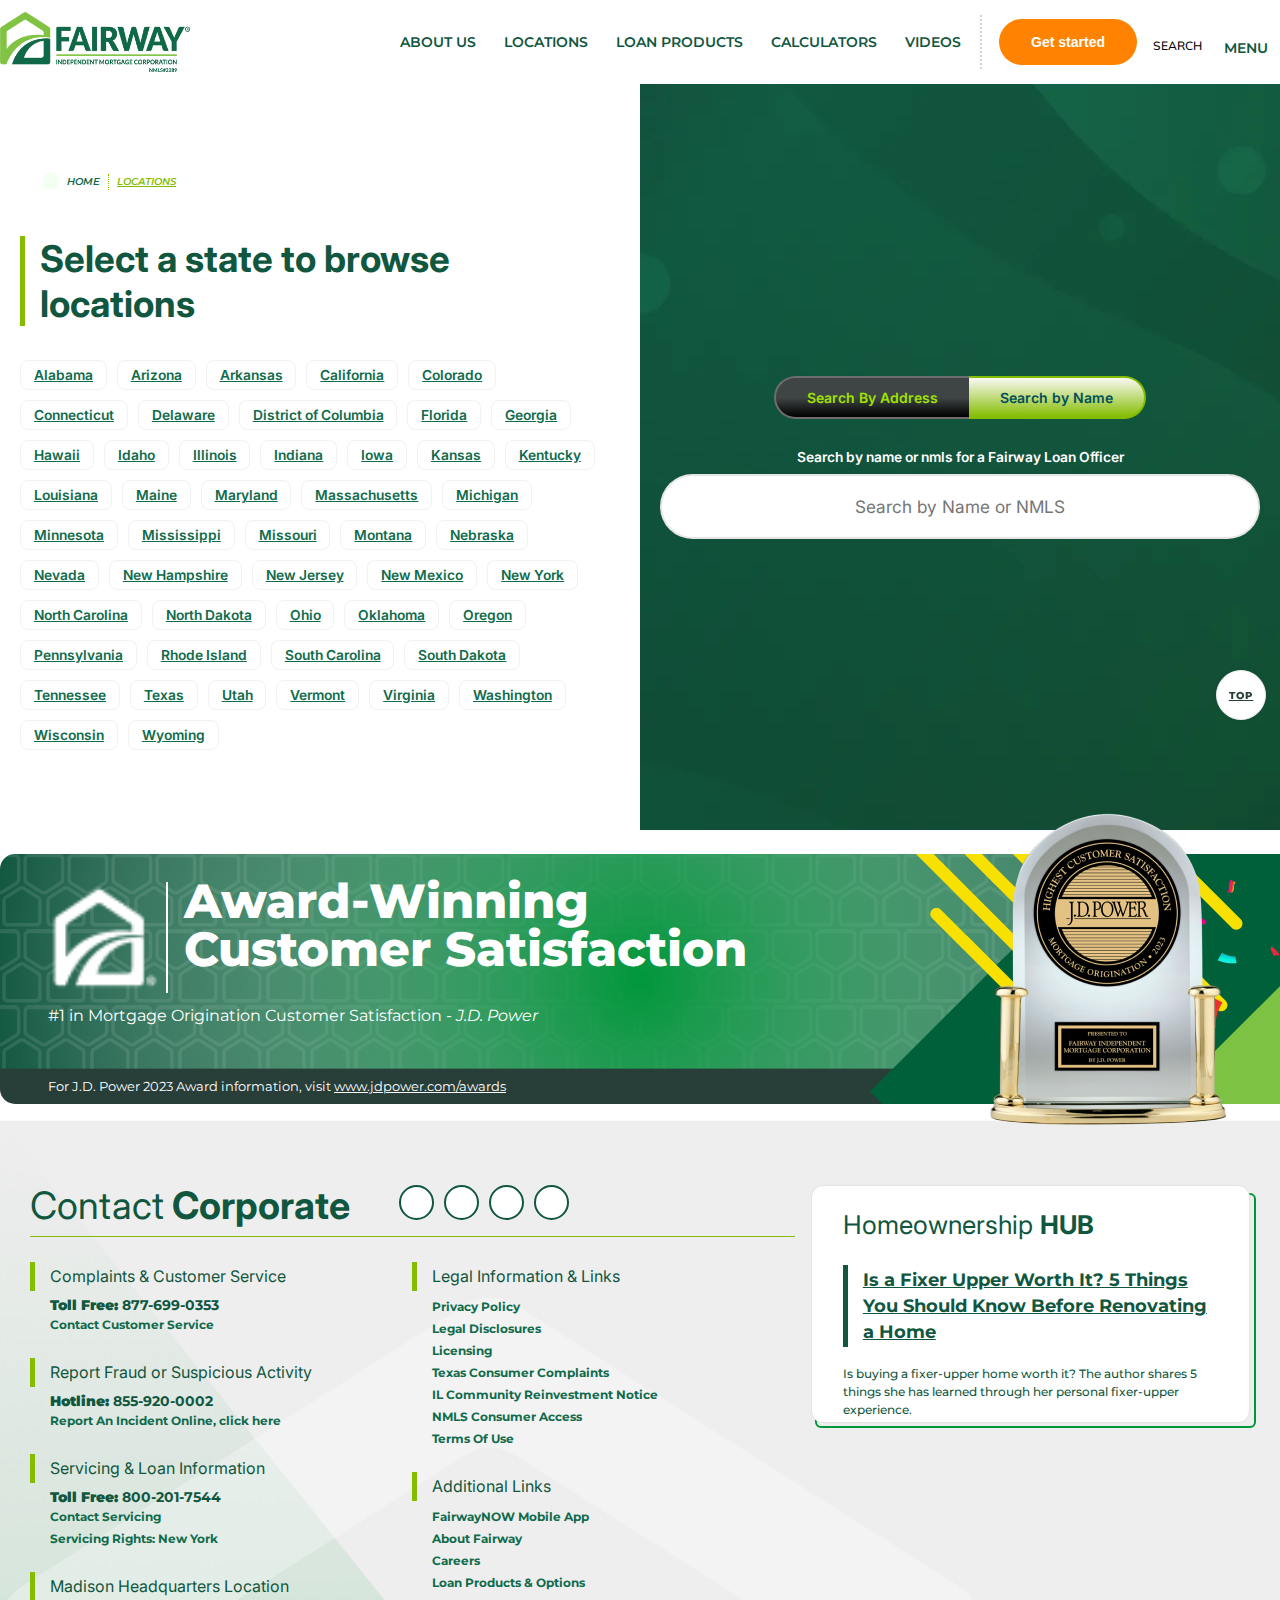
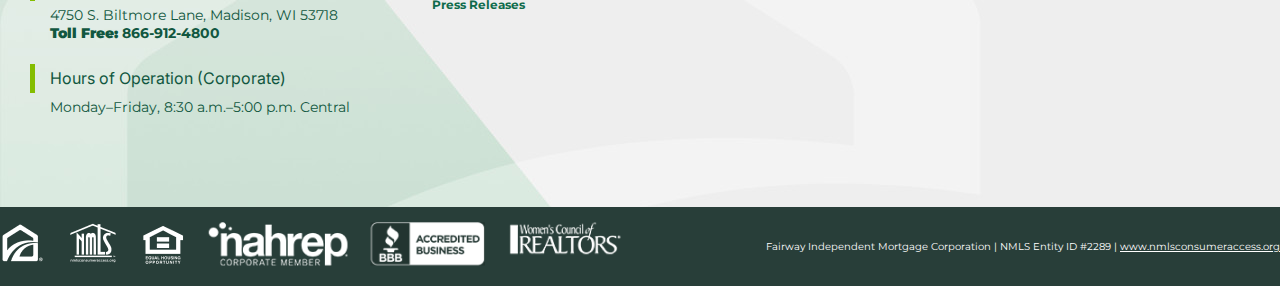
<file: components/Locations/locations.html>
<!DOCTYPE html>
<html lang="en">

<head>
    <meta charset="UTF-8">
    <meta http-equiv="X-UA-Compatible" content="IE=edge">
    <meta name="viewport" content="width=device-width, initial-scale=1.0">
    <link rel="stylesheet" href="https://cdnjs.cloudflare.com/ajax/libs/font-awesome/6.4.0/css/all.min.css"
        integrity="sha512-iecdLmaskl7CVkqkXNQ/ZH/XLlvWZOJyj7Yy7tcenmpD1ypASozpmT/E0iPtmFIB46ZmdtAc9eNBvH0H/ZpiBw=="
        crossorigin="anonymous" referrerpolicy="no-referrer" />
    <link rel="stylesheet" href="/assets/base.css">
    <link rel="stylesheet" href="/assets/locations.css">
    <title>Locations</title>
</head>

<body>
    <div class="locations">
        <div class="header">
            <div class="inner-bg">
                <div class="header__inner">
                    <div class="header__logo">
                        <a href="">
                            <img src="/components/Locations/images/img_header.png" alt="FAIW">
                        </a>
                    </div>

                    <div class="header__content">
                        <ul class="header__nav">
                            <li class="header__item">
                                <a href="../About/index.html">ABOUT US</a>
                            </li>
                            <li class="header__item">
                                <a href="../Locations/locations.html">LOCATIONS</a>
                            </li>
                            <li class="header__item">
                                <a href="../Product/product.html">LOAN PRODUCTS</a>
                            </li>
                            <li class="header__item">
                                <a href="../Calculators/calculators.html">CALCULATORS</a>
                            </li>
                            <li class="header__item">
                                <a href="../Video/video.html">VIDEOS</a>
                            </li>
                        </ul>

                        <div class="header__controls">
                            <button class="header__button">Get started</button>

                            <div class="header__search">
                                <a href="">
                                    <div class="header__search__icon">
                                        <i class="fa-solid fa-magnifying-glass"></i>
                                    </div>
                                    <p>SEARCH</p>
                                </a>
                            </div>

                            <div class="header__menu">
                                <a >
                                    <div class="header__menu__icon">
                                        <i class="fa-solid fa-bars"></i>
                                    </div>
                                    <p>MENU</p>
                                </a>
                                <ul class="header__menu__nav desktop">
                                    <li class="header__item">
                                        <a href="../Community/community.html">COMMUNITY</a>
                                    </li>
                                    <li class="header__item">
                                        <a href="../Newroom/newroom.html">NEWSROOM</a>
                                    </li>
                                    <li class="header__item">
                                        <a href="../Credit/credit.html">CREDIT</a>
                                    </li>
                                    <li class="header__item">
                                        <a href="../Hub/hub.html">HUB</a>
                                    </li>
                                </ul>
    
                                <ul class="header__menu__nav tablet">
                                    <li class="header__item">
                                        <a href="../About/index.html">ABOUT US</a>
                                    </li>
                                    <li class="header__item">
                                        <a href="../Locations/locations.html">LOCATIONS</a>
                                    </li>
                                    <li class="header__item">
                                        <a href="../Product/product.html">LOAN PRODUCTS</a>
                                    </li>
                                    <li class="header__item">
                                        <a href="../Calculators/calculators.html">CALCULATORS</a>
                                    </li>
                                    <li class="header__item">
                                        <a href="../Video/video.html">VIDEOS</a>
                                    </li>
                                    <li class="header__item">
                                        <a href="../Community/community.html">COMMUNITY</a>
                                    </li>
                                    <li class="header__item">
                                        <a href="../Newroom/newroom.html">NEWSROOM</a>
                                    </li>
                                    <li class="header__item">
                                        <a href="../Credit/credit.html">CREDIT</a>
                                    </li>
                                    <li class="header__item">
                                        <a href="../Hub/hub.html">HUB</a>
                                    </li>
                                </ul>
                            </div>
                        </div>
                    </div>
                </div>
            </div>
        </div>

        <div class="locations__banner">
            <div class="inner-bg">
                <div class="locations__banner__inner">
                    <div class="locations__banner__content">

                        <div class="banner__nav">
                            <div class="banner__nav__icon">
                                <a href=""><i class="fa-solid fa-house"></i></a>
                            </div>
                            <ul class="banner__nav__list">
                                <li class="banner__nav__item">
                                    <a href="">HOME</a>
                                </li>
                                <li class="banner__nav__item">
                                    <a href="">LOCATIONS</a>
                                </li>
                            </ul>
                        </div>

                        <h2>Select a state to browse locations</h2>

                        <div class="banner__content__list">
                            <a href="">Alabama</a>
                            <a href="">Arizona</a>
                            <a href="">Arkansas</a>
                            <a href="">California</a>
                            <a href="">Colorado</a>
                            <a href="">Connecticut</a>
                            <a href="">Delaware</a>
                            <a href="">District of Columbia</a>
                            <a href="">Florida</a>
                            <a href="">Georgia</a>
                            <a href="">Hawaii</a>
                            <a href="">Idaho</a>
                            <a href="">Illinois</a>
                            <a href="">Indiana</a>
                            <a href="">Iowa</a>
                            <a href="">Kansas</a>
                            <a href="">Kentucky</a>
                            <a href="">Louisiana</a>
                            <a href="">Maine</a>
                            <a href="">Maryland</a>
                            <a href="">Massachusetts</a>
                            <a href="">Michigan</a>
                            <a href="">Minnesota</a>
                            <a href="">Mississippi</a>
                            <a href="">Missouri</a>
                            <a href="">Montana</a>
                            <a href="">Nebraska</a>
                            <a href="">Nevada</a>
                            <a href="">New Hampshire</a>
                            <a href="">New Jersey</a>
                            <a href="">New Mexico</a>
                            <a href="">New York</a>
                            <a href="">North Carolina</a>
                            <a href="">North Dakota</a>
                            <a href="">Ohio</a>
                            <a href="">Oklahoma</a>
                            <a href="">Oregon</a>
                            <a href="">Pennsylvania</a>
                            <a href="">Rhode Island</a>
                            <a href="">South Carolina</a>
                            <a href="">South Dakota</a>
                            <a href="">Tennessee</a>
                            <a href="">Texas</a>
                            <a href="">Utah</a>
                            <a href="">Vermont</a>
                            <a href="">Virginia</a>
                            <a href="">Washington</a>
                            <a href="">Wisconsin</a>
                            <a href="">Wyoming</a>
                        </div>
                    </div>

                    <div class="locations__banner__tittle">
                        <div class="locations__banner__btn">
                            <button>Search By Address</button>

                            <button>Search by Name</button>
                        </div>

                        <div class="locations__banner__tittle__tab">
                            <label for="">Search by name or nmls for a Fairway Loan Officer</label>

                            <input type="text" placeholder="Search by Name or NMLS">
                        </div>
                    </div>
                </div>
            </div>
        </div>

        <div class="award__winning">
            <div class="inner-bg">
                <div class="award__inner">

                    <div class="award__left">
                        <div class="award__header">
                            <div class="award__logo">
                                <img src="/components/Locations/images/footer2.png" alt="">
                            </div>
                            <h2>Award-Winning
                                Customer Satisfaction</h2>
                            <p>#1 in Mortgage Origination Customer Satisfaction - <em> J.D. Power</em></p>
                        </div>
                        <span>For J.D. Power 2023 Award information, visit <a href=""> www.jdpower.com/awards</a></span>
                    </div>

                    <div class="award__right">
                        <img src="/components/Locations/images/cup.png" alt="cup">
                    </div>
                </div>
            </div>
        </div>

        <div class="footer">
            <div class="footer__top">
                <div class="inner-bg">
                    <div class="footer__inner">

                        <div class="footer__left">

                            <div class="footer__heading">
                                <p>Contact<strong> Corporate</strong></p>
                                <div class="footer__socials">
                                    <a href="">
                                        <div class="footer__icon">
                                            <i class="fa-brands fa-facebook-f"></i>
                                        </div>
                                    </a>
                                    <a href="">
                                        <div class="footer__icon">
                                            <i class="fa-solid fa-camera-retro"></i>
                                        </div>
                                    </a>
                                    <a href="">
                                        <div class="footer__icon">
                                            <i class="fa-brands fa-linkedin-in"></i>
                                        </div>
                                    </a>
                                    <a href="">
                                        <div class="footer__icon">
                                            <i class="fa-brands fa-twitter"></i>
                                        </div>
                                    </a>
                                </div>
                            </div>

                            <div class="footer__main">
                                <div class="footer__contact">
                                    <p class="footer__header">Complaints & Customer Service</p>
                                    <p class="footer__phone"><strong>Toll Free:</strong> 877-699-0353</p>
                                    <a href="" class="footer__link">Contact Customer Service</a>
                                </div>
                                <div class="footer__contact">
                                    <p class="footer__header">Report Fraud or Suspicious Activity</p>
                                    <p class="footer__phone"><strong>Hotline:</strong> 855-920-0002</p>
                                    <a href="" class="footer__link">Report An Incident Online, click here</a>
                                </div>
                                <div class="footer__contact">
                                    <p class="footer__header">Servicing & Loan Information</p>
                                    <p class="footer__phone"><strong>Toll Free:</strong> 800-201-7544</p>
                                    <a href="" class="footer__link">Contact Servicing</a>
                                    <a href="" class="footer__link">Servicing Rights: New York</a>
                                </div>
                                <div class="footer__contact">
                                    <p class="footer__header">Madison Headquarters Location</p>
                                    <p class="footer__address">4750 S. Biltmore Lane, Madison, WI 53718</p>
                                    <p class="footer__phone"><strong>Toll Free:</strong> 866-912-4800</p>
                                </div>
                                <div class="footer__contact">
                                    <p class="footer__header">Hours of Operation (Corporate)</p>
                                    <p class="footer__address">Monday–Friday, 8:30 a.m.–5:00 p.m. Central</p>
                                </div>
                                <div class="footer__contact">
                                    <p class="footer__header">Legal Information & Links</p>
                                    <a href="" class="footer__link">Privacy Policy</a>
                                    <a href="" class="footer__link"> Legal Disclosures</a>
                                    <a href="" class="footer__link">Licensing</a>
                                    <a href="" class="footer__link"> Texas Consumer Complaints</a>
                                    <a href="" class="footer__link">IL Community Reinvestment Notice</a>
                                    <a href="" class="footer__link">NMLS Consumer Access</a>
                                    <a href="" class="footer__link"> Terms Of Use</a>
                                </div>
                                <div class="footer__contact">
                                    <p class="footer__header">Additional Links</p>
                                    <a href="" class="footer__link">FairwayNOW Mobile App</a>
                                    <a href="" class="footer__link"> About Fairway</a>
                                    <a href="" class="footer__link"> Careers</a>
                                    <a href="" class="footer__link">Loan Products & Options</a>
                                    <a href="" class="footer__link">Press Releases</a>
                                </div>
                            </div>
                        </div>

                        <div class="footer__right">
                            <span> Homeownership <strong>HUB</strong></span>
                            <h4>Is a Fixer Upper Worth It? 5 Things
                                You Should Know Before Renovating
                                a Home</h4>
                            <p>Is buying a fixer-upper home worth it? The author shares 5
                                things she has learned through her personal fixer-upper
                                experience.</p>
                        </div>
                    </div>
                </div>
            </div>
            <div class="footer__bottom">
                <div class="inner-bg">
                    <div class="footer__bottom__inner">
                        <div class="footer__image">
                            <div class="footer__image__item">
                                <img src="/components/Locations/images/footer2.png" alt="img_1">
                            </div>
                            <div class="footer__image__item">
                                <img src="/components/Locations/images/footer3.png" alt="img_2">
                            </div>
                            <div class="footer__image__item">
                                <img src="/components/Locations/images/footer4.png" alt="img_3">
                            </div>
                            <div class="footer__image__item">
                                <img src="/components/Locations/images/footer5.png" alt="img_4">
                            </div>
                            <div class="footer__image__item">
                                <img src="/components/Locations/images/footer6.png" alt="img_5">
                            </div>
                            <div class="footer__image__item">
                                <img src="/components/Locations/images/footer7.png" alt="img_6">
                            </div>
                        </div>
                        <p>Fairway Independent Mortgage Corporation | NMLS Entity ID #2289 | <a
                                href="">www.nmlsconsumeraccess.org</a></p>
                    </div>
                </div>
            </div>
        </div>

        <div class="top">
            <div class="top__icon">
                <i class="fa-solid fa-chevron-up"></i>
            </div>
            <p>TOP</p>
        </div>
    </div>
</body>

</html>
</file>
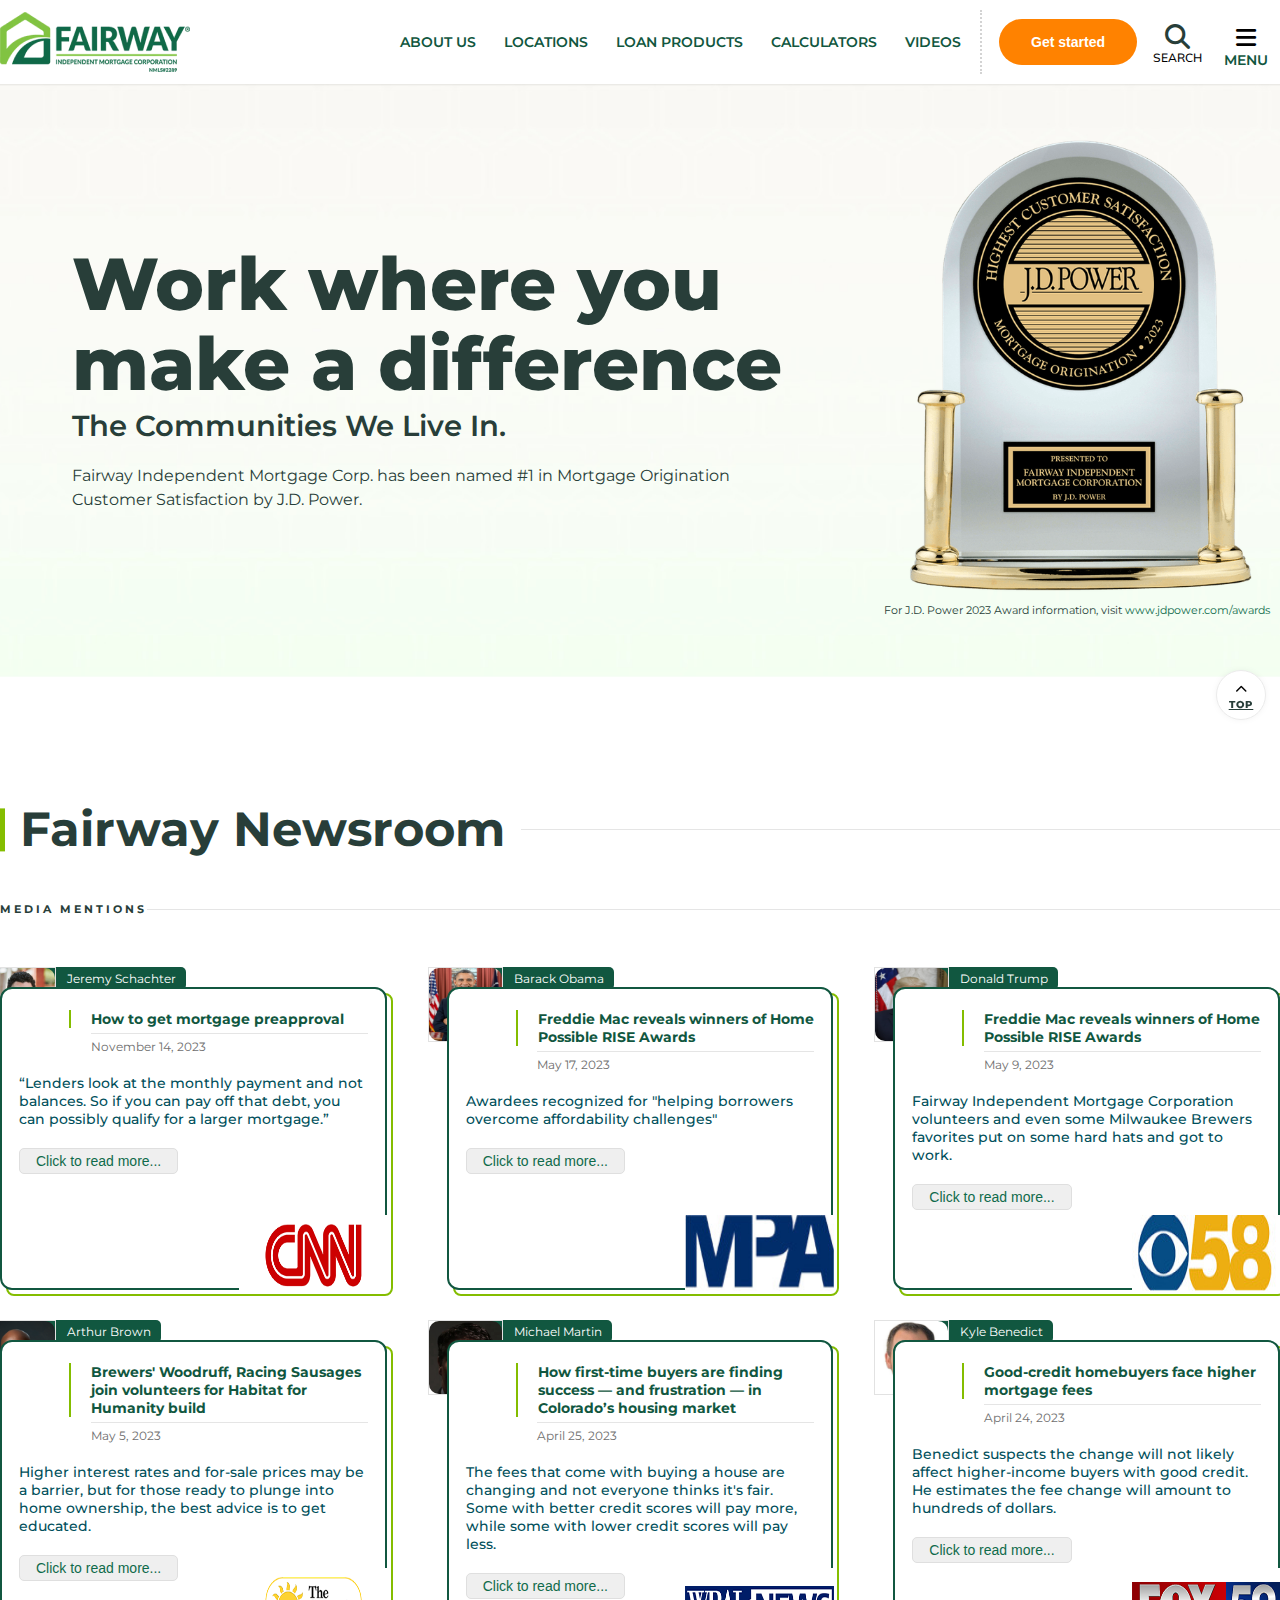
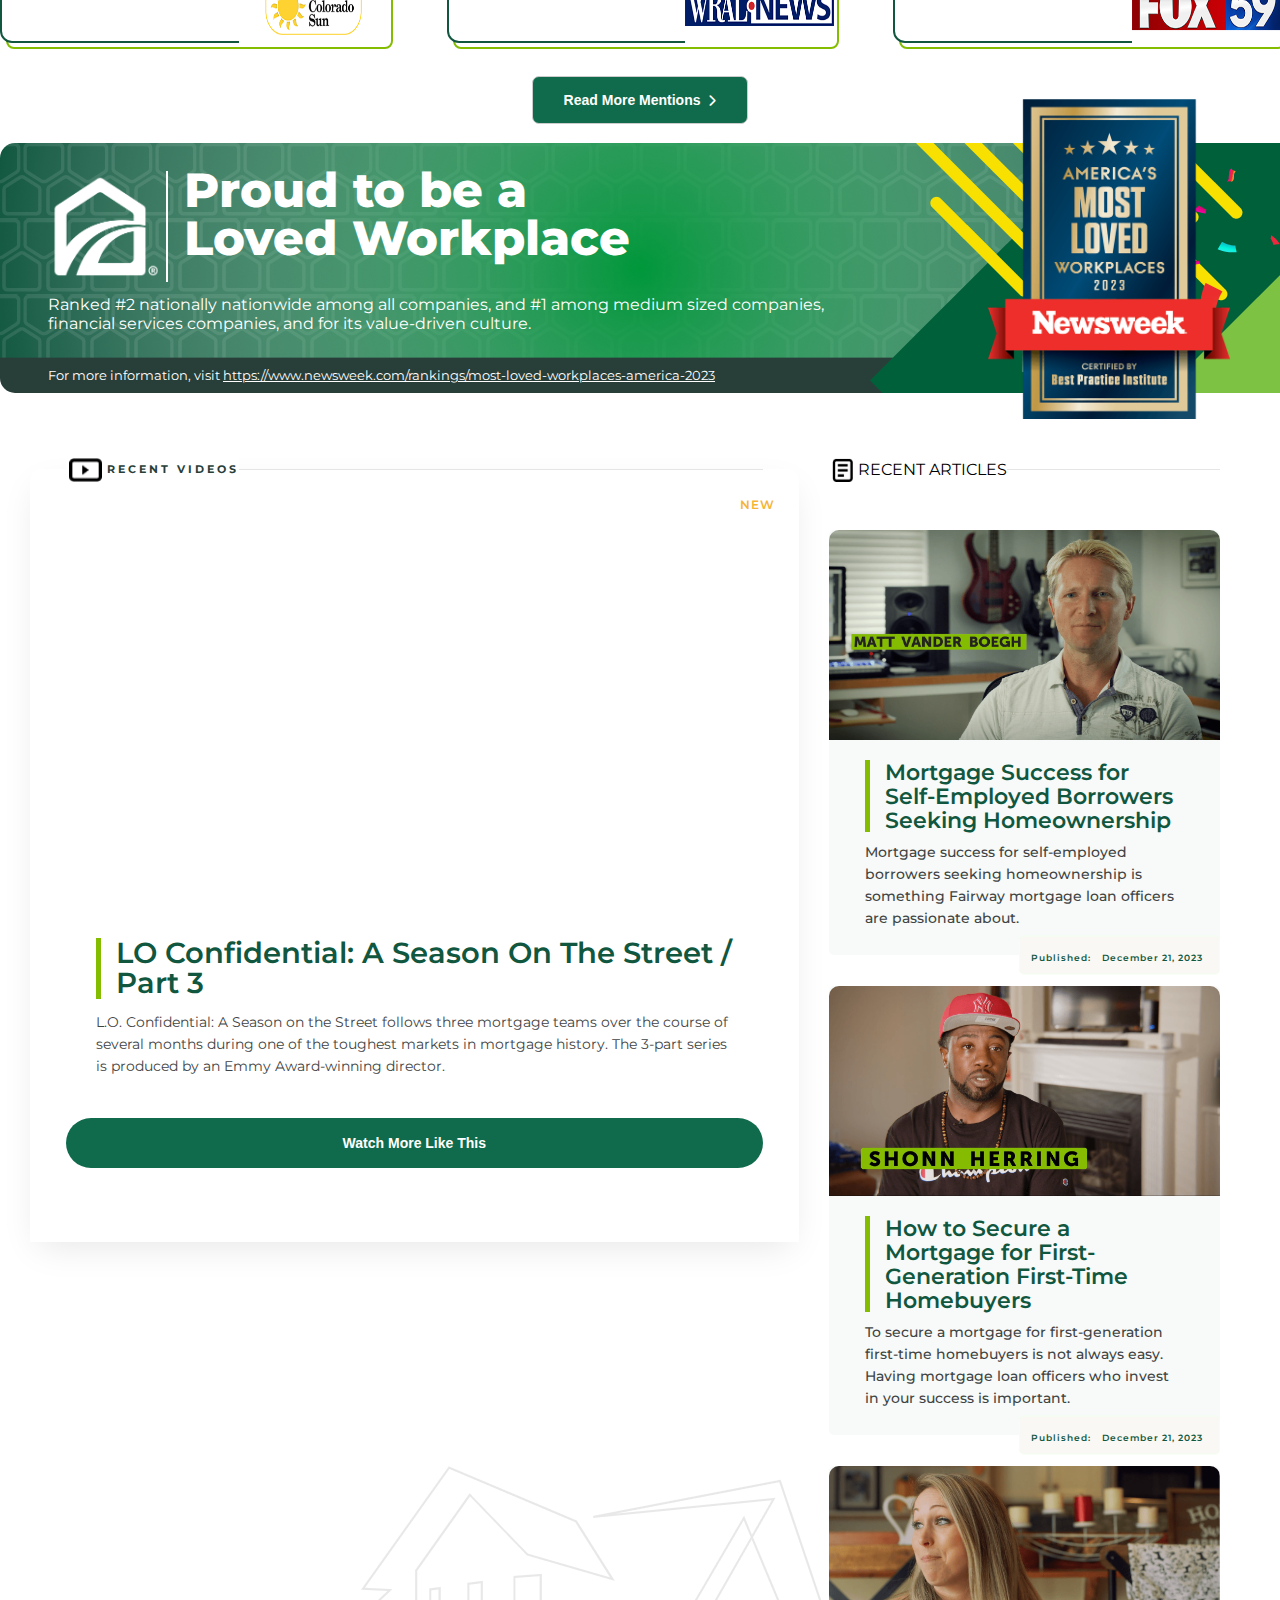
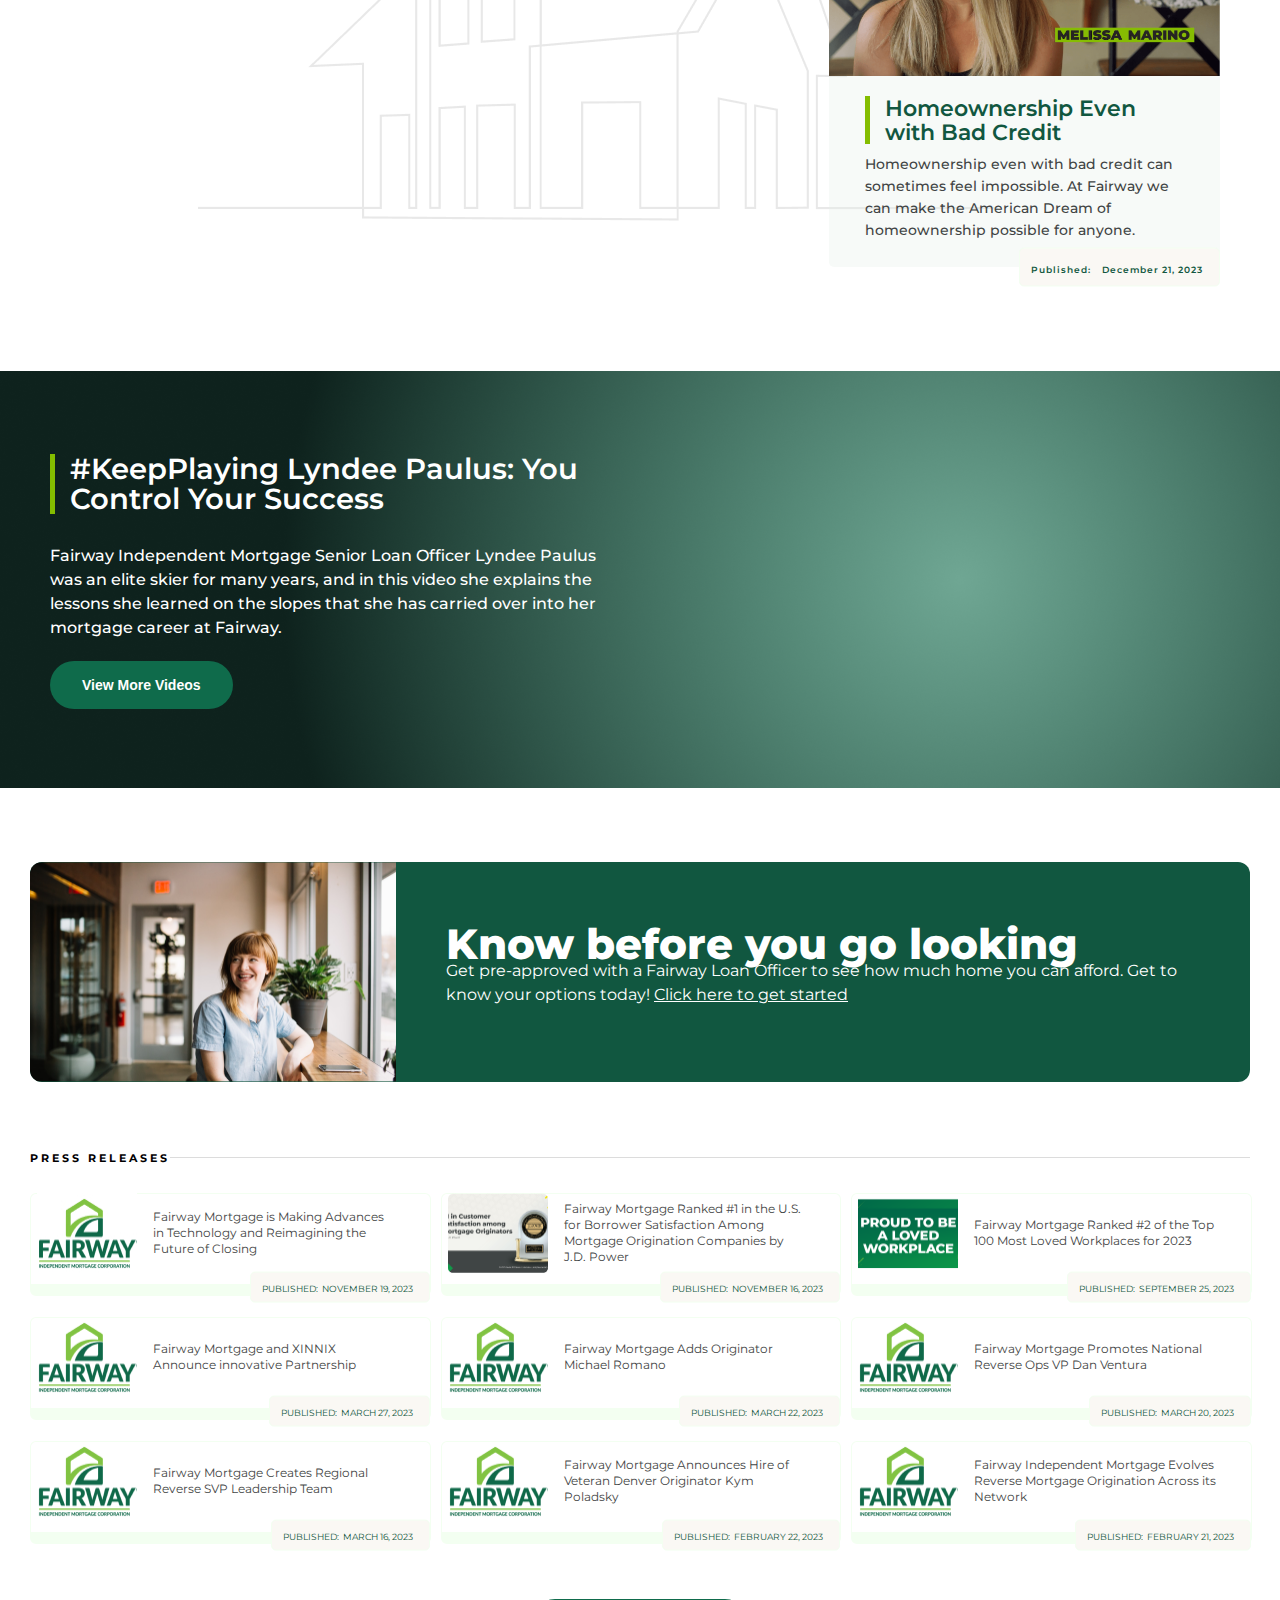
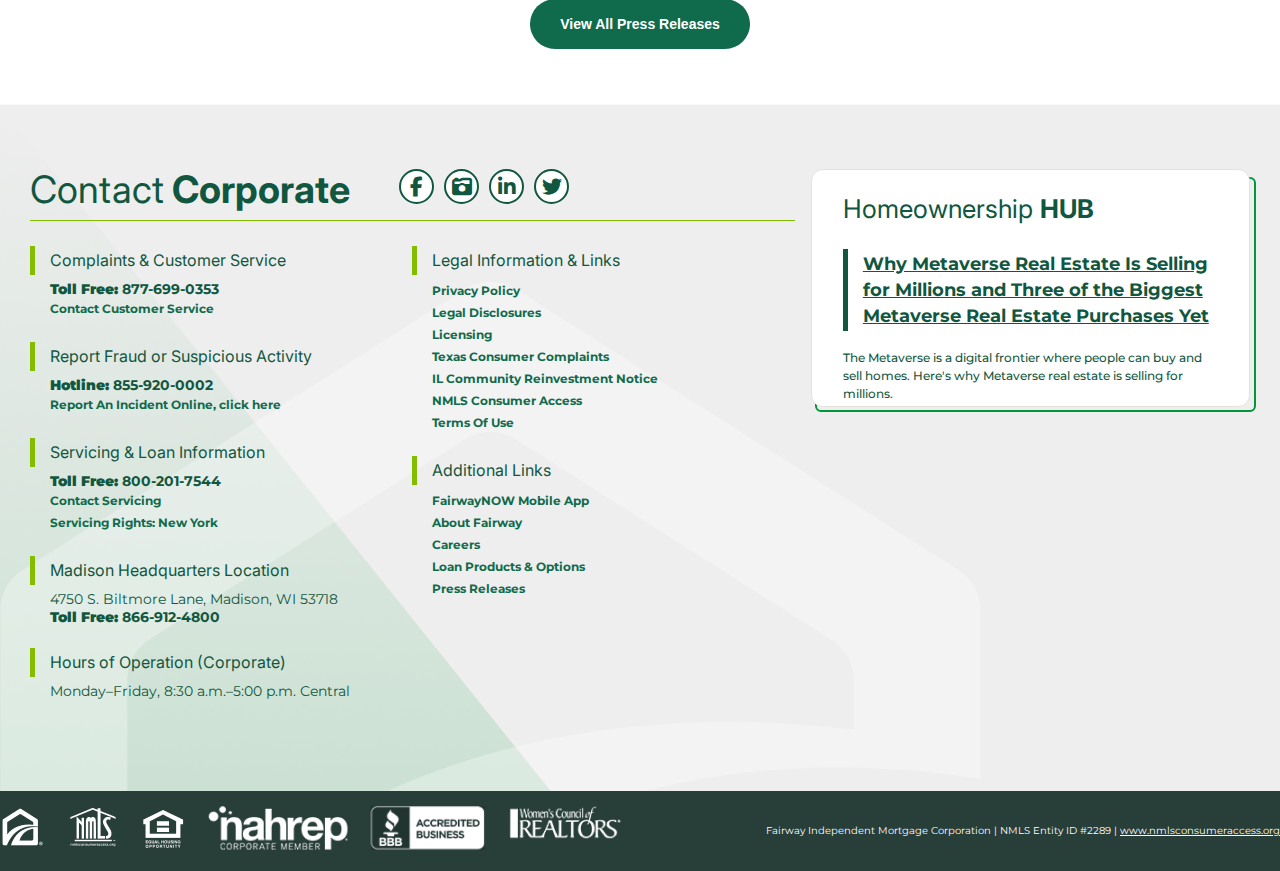
<file: components/Newroom/newroom.html>
<!DOCTYPE html>
<html lang="en">

<head>
    <meta charset="UTF-8">
    <meta name="viewport" content="width=device-width, initial-scale=1.0">
    <title>newroom</title>
    <link rel="stylesheet" href="/assets/base.css">
    <link rel="stylesheet" href="/assets/newroom.css">
    <link rel="stylesheet" href="https://cdnjs.cloudflare.com/ajax/libs/font-awesome/6.4.0/css/all.min.css">
    <link rel="stylesheet" href="https://cdnjs.cloudflare.com/ajax/libs/font-awesome/6.5.0/css/all.min.css">
</head>

<body>
    <div class="newroom">
        <div class="header">
            <div class="inner-bg">
                <div class="header__inner">
                    <div class="header__logo">
                        <a href="">
                            <img src="/components/Newroom/images/header-logo.png
                            " alt="FAIW">
                        </a>
                    </div>
    
                    <div class="header__content">
                        <ul class="header__nav">
                            <li class="header__item">
                                <a href="../About/index.html">ABOUT US</a>
                            </li>
                            <li class="header__item">
                                <a href="../Locations/locations.html">LOCATIONS</a>
                            </li>
                            <li class="header__item">
                                <a href="../Product/product.html">LOAN PRODUCTS</a>
                            </li>
                            <li class="header__item">
                                <a href="../Calculators/calculators.html">CALCULATORS</a>
                            </li>
                            <li class="header__item">
                                <a href="../Video/video.html">VIDEOS</a>
                            </li>
                        </ul>
    
                        <div class="header__controls">
                            <button class="header__button">Get started</button>
    
                            <div class="header__search">
                                <a href="">
                                    <div class="header__search__icon">
                                        <i class="fa-solid fa-magnifying-glass"></i>
                                    </div>
                                    <p>SEARCH</p>
                                </a>
                            </div>
    
                            <div class="header__menu">
                                <a >
                                    <div class="header__menu__icon">
                                        <i class="fa-solid fa-bars"></i>
                                    </div>
                                    <p>MENU</p>
                                </a>
                                <ul class="header__menu__nav desktop">
                                    <li class="header__item">
                                        <a href="../Community/community.html">COMMUNITY</a>
                                    </li>
                                    <li class="header__item">
                                        <a href="../Newroom/newroom.html">NEWSROOM</a>
                                    </li>
                                    <li class="header__item">
                                        <a href="../Credit/credit.html">CREDIT</a>
                                    </li>
                                    <li class="header__item">
                                        <a href="../Hub/hub.html">HUB</a>
                                    </li>
                                </ul>

                                <ul class="header__menu__nav tablet">
                                    <li class="header__item">
                                        <a href="../About/index.html">ABOUT US</a>
                                    </li>
                                    <li class="header__item">
                                        <a href="../Locations/locations.html">LOCATIONS</a>
                                    </li>
                                    <li class="header__item">
                                        <a href="../Product/product.html">LOAN PRODUCTS</a>
                                    </li>
                                    <li class="header__item">
                                        <a href="../Calculators/calculators.html">CALCULATORS</a>
                                    </li>
                                    <li class="header__item">
                                        <a href="../Video/video.html">VIDEOS</a>
                                    </li>
                                    <li class="header__item">
                                        <a href="../Community/community.html">COMMUNITY</a>
                                    </li>
                                    <li class="header__item">
                                        <a href="../Newroom/newroom.html">NEWSROOM</a>
                                    </li>
                                    <li class="header__item">
                                        <a href="../Credit/credit.html">CREDIT</a>
                                    </li>
                                    <li class="header__item">
                                        <a href="../Hub/hub.html">HUB</a>
                                    </li>
                                </ul>
                            </div>
                        </div>
                    </div>
                </div>
            </div>
        </div>
        <div class="newroom__banner">
            <div class="inner-bg">
                <div class="newroom__banner__inner">
                    <div class="newroom__banner__text">
                        <h1>Work where you make a difference</h1>
                        <h3>The Communities We Live In.</h3>
                        <p>Fairway Independent Mortgage Corp. has been named #1 in Mortgage Origination Customer
                            Satisfaction by J.D. Power.</p>
                    </div>
                    <div class="newroom__banner__img">
                        <div class="newroom__banner__img__item">
                            <img src="/components/Newroom/images/banner___img__1.png" alt="">
                        </div>
                        <p>For J.D. Power 2023 Award information, visit <a href="">www.jdpower.com/awards</a></p>
                    </div>
                </div>
            </div>
        </div>
        <div class="newroom__media">
            <div class="inner-bg">
                <div class="newroom__media__inner">
                    <h2>Fairway Newsroom</h2>
                    <div class="newroom__media__content">
                        <p class="newroom__media__tittle">
                            MEDIA MENTIONS
                        </p>
                        <div class="newroom__media__list">
                            <div class="newroom__media__item">
                                <div class="newroom__media__user">
                                    <div class="newroom__media__image">
                                        <img src="/components/Newroom/images/media__user__1.png" alt="">
                                        <p>Jeremy Schachter</p>
                                    </div>
                                </div>
                                <div class="newroom__media__box">
                                    <h4>How to get mortgage
                                        preapproval</h4>
                                    <p class="newroom__media__box__date">November 14, 2023</p>
                                    <p class="newroom__media__box__desc">“Lenders look at the monthly payment and not
                                        balances. So if you can pay off that debt, you
                                        can possibly qualify for a larger mortgage.”</p>
                                    <button class="newroom__media__box__click">
                                        Click to read more...
                                    </button>
                                    <div class="newroom__media__box__image">
                                        <img src="/components/Newroom/images/media__box_1.png" alt="">
                                    </div>
                                </div>
                            </div>
                            <div class="newroom__media__item">
                                <div class="newroom__media__user">
                                    <div class="newroom__media__image">
                                        <img src="/components/Newroom/images/media__user__2.png" alt="">

                                    </div>
                                    <p>Barack Obama</p>
                                </div>
                                <div class="newroom__media__box">
                                    <h4>Freddie Mac reveals winners
                                        of Home Possible RISE Awards</h4>
                                    <div class="newroom__media__box__date">May 17, 2023</div>
                                    <p class="newroom__media__box__desc">Awardees recognized for "helping borrowers
                                        overcome affordability challenges"</p>
                                    <button class="newroom__media__box__click">Click to read more...
                                    </button>
                                    <div class="newroom__media__box__image">
                                        <img src="/components/Newroom/images/media__fixed.jpg" alt="">
                                    </div>
                                </div>
                            </div>
                            <div class="newroom__media__item">
                                <div class="newroom__media__user">
                                    <div class="newroom__media__image">
                                        <img src="/components/Newroom/images/media__user__3.png" alt="">
                                        <p>Donald Trump</p>
                                    </div>
                                </div>
                                <div class="newroom__media__box">
                                    <h4>Freddie Mac reveals winners
                                        of Home Possible RISE Awards</h4>
                                    <div class="newroom__media__box__date">May 9, 2023</div>
                                    <p class="newroom__media__box__desc">Fairway Independent Mortgage Corporation
                                        volunteers and even some Milwaukee Brewers
                                        favorites put on some hard hats and got to
                                        work.</p>
                                    <button class="newroom__media__box__click">Click to read more...
                                    </button>
                                    <div class="newroom__media__box__image">
                                        <img src="/components/Newroom/images/newroom__media__fix058.jpg" alt="">
                                    </div>
                                </div>
                            </div>
                            <div class="newroom__media__item">
                                <div class="newroom__media__user">
                                    <div class="newroom__media__image">
                                        <img src="/components/Newroom/images/media__user__4.png" alt="">
                                        <p>Arthur Brown</p>
                                    </div>
                                </div>
                                <div class="newroom__media__box">
                                    <h4>Brewers' Woodruff, Racing
                                        Sausages join volunteers for
                                        Habitat for Humanity build</h4>
                                    <p class="newroom__media__box__date">May 5, 2023</p>
                                    <p class="newroom__media__box__desc">Higher interest rates and for-sale prices may
                                        be
                                        a barrier, but for those ready to plunge into
                                        home ownership, the best advice is to get
                                        educated.</p>
                                    <button class="newroom__media__box__click">Click to read more...
                                    </button>
                                    <div class="newroom__media__box__image">
                                        <img src="/components/Newroom/images/media__box_4.png" alt="">
                                    </div>
                                </div>
                            </div>
                            <div class="newroom__media__item">
                                <div class="newroom__media__user">
                                    <div class="newroom__media__image">
                                        <img src="/components/Newroom/images/media__user__5.png" alt="">
                                        <p>Michael Martin</p>
                                    </div>
                                </div>
                                <div class="newroom__media__box">
                                    <h4>How first-time buyers are
                                        finding success — and
                                        frustration — in Colorado’s
                                        housing market</h4>
                                    <p class="newroom__media__box__date">April 25, 2023</p>
                                    <p class="newroom__media__box__desc">The fees that come with buying a house are
                                        changing and not everyone thinks it's fair.
                                        Some with better credit scores will pay more,
                                        while some with lower credit scores will pay
                                        less.</p>
                                    <button class="newroom__media__box__click">Click to read more...
                                    </button>
                                    <div class="newroom__media__box__image">
                                        <img src="/components/Newroom/images/media__box_5.png" alt="">
                                    </div>
                                </div>
                            </div>
                            <div class="newroom__media__item">
                                <div class="newroom__media__user">
                                    <div class="newroom__media__image">
                                        <img src="/components/Newroom/images/media__user__6.png" alt="">
                                        <p>Kyle Benedict</p>
                                    </div>
                                </div>
                                <div class="newroom__media__box">
                                    <h4>Good-credit homebuyers face
                                        higher mortgage fees</h4>
                                    <p class="newroom__media__box__date">April 24, 2023</p>
                                    <p class="newroom__media__box__desc">Benedict suspects the change will not likely
                                        affect higher-income buyers with good credit.
                                        He estimates the fee change will amount to
                                        hundreds of dollars.</p>
                                    <button class="newroom__media__box__click">Click to read more...
                                    </button>
                                    <div class="newroom__media__box__image">
                                        <img src="/components/Newroom/images/media__box_6.png" alt="">
                                    </div>
                                </div>
                            </div>
                        </div>
                    </div>
                    <button class="newroom__media__button">Read More Mentions
                        <i class="fa-solid fa-chevron-right"></i>
                    </button>
                </div>
            </div>
        </div>
        <div class="award__winning">
            <div class="inner-bg">
                <div class="award__inner">

                    <div class="award__left">
                        <div class="award__header">
                            <div class="award__logo">
                                <img src="/components/Newroom/images/award__home.png" alt="logo">
                            </div>
                            <h2>Proud to be a
                                Loved Workplace</h2>
                            <p>Ranked #2 nationally nationwide among all companies, and #1 among medium sized companies,
                                financial services companies, and for its value-driven culture.</p>
                        </div>
                        <span>For more information, visit <a href=""> https://www.newsweek.com/rankings/most-loved-workplaces-america-2023</a></span>
                    </div>

                    <div class="award__right">
                        <img src="/components/Newroom/images/cupppp.png" alt="cup">
                    </div>
                </div>
            </div>
        </div>
        <div class="newroom__confidential">
            <div class="inner-sm">
                <div class="newroom__confidential__inner">
                    <div class="recent__video">
                        <div class="recent__video__inner">
                            <div class="recent__video__node">
                                <div class="recent__video__image">
                                    <img src="/components/Newroom/images/recent__video__tittle.png" alt="icon_youtube">
                                </div>
                                <p>RECENT VIDEOS</p>
                            </div>
                            <div class="recent__video__youtube">
                                <iframe src="https://www.youtube.com/embed/FcnYWB2ps1Y?si=FEXmvGoaqRDb93FN"
                                    title="YouTube video player" frameborder="0"
                                    allow="accelerometer; autoplay; clipboard-write; encrypted-media; gyroscope; picture-in-picture; web-share"
                                    allowfullscreen></iframe>
                                <p class="recent__video__badge">NEW</p>
                            </div>
                            <div class="recent__video__content">
                                <h2>LO Confidential: A Season On The Street /
                                    Part 3</h2>
                                <p>L.O. Confidential: A Season on the Street follows three mortgage teams over the
                                    course of
                                    several months during one of the toughest markets in mortgage history. The 3-part
                                    series
                                    is produced by an Emmy Award-winning director.</p>
                            </div>
                            <button class="recent__video__button">Watch More Like This</button>
                        </div>
                    </div>
                    <div class="recent__outher">
                        <div class="recent__articles__tittle">
                            <div class="recent__articles__image">
                                <img src="/components/Newroom/images/recent__articles__tittle.png" alt="">
                            </div>
                            <p>RECENT ARTICLES</p>
                        </div>
                        <div class="recent__articles">
                            <div class="recent__articles__img">
                                <img src="/components/Newroom/images/recent__articles__1.png" alt="">
                            </div>
                            <div class="recent__articles__content">
                                <h3>Mortgage Success for
                                    Self-Employed Borrowers
                                    Seeking Homeownership</h3>
                                <p>Mortgage success for self-employed
                                    borrowers seeking homeownership is
                                    something Fairway mortgage loan officers
                                    are passionate about.</p>
                            </div>
                            <div class="recent__articles__node">
                                <span>Published:</span>
                                <span>December 21, 2023</span>
                            </div>
                        </div>
                        <div class="recent__articles">
                            <div class="recent__articles__img">
                                <img src="/components/Newroom/images/recent__articles__2.png" alt="">
                            </div>
                            <div class="recent__articles__content">
                                <h3>How to Secure a
                                    Mortgage for First-
                                    Generation First-Time
                                    Homebuyers</h3>
                                <p>To secure a mortgage for first-generation
                                    first-time homebuyers is not always easy.
                                    Having mortgage loan officers who invest
                                    in your success is important.</p>
                            </div>
                            <div class="recent__articles__node">
                                <span>Published:</span>
                                <span>December 21, 2023</span>
                            </div>
                        </div>
                        <div class="recent__articles">
                            <div class="recent__articles__img">
                                <img src="/components/Newroom/images/recent__articles__3.png" alt="">
                            </div>
                            <div class="recent__articles__content">
                                <h3>Homeownership Even
                                    with Bad Credit</h3>
                                <p>Homeownership even with bad credit can
                                    sometimes feel impossible. At Fairway we
                                    can make the American Dream of
                                    homeownership possible for anyone.</p>
                            </div>
                            <div class="recent__articles__node">
                                <span>Published:</span>
                                <span>December 21, 2023</span>
                            </div>
                        </div>
                    </div>
                </div>
            </div>
        </div>
        <div class="keep__playing">
            <div class="keep__playing__inner">
                <div class="keep__playing__content">
                    <h2>#KeepPlaying Lyndee Paulus: You
                        Control Your Success</h2>
                    <p>Fairway Independent Mortgage Senior Loan Officer Lyndee Paulus
                        was an elite skier for many years, and in this video she explains the
                        lessons she learned on the slopes that she has carried over into her
                        mortgage career at Fairway.</p>
                    <button>View More Videos</button>
                </div>
                <div class="keep__playing__video">
                    <iframe class="keep__playing__video__iframe" frameborder="0"  src="https://player.vimeo.com/video/517187098?app_id=122963&amp;h=0e917c4830&amp;referrer=https%3A%2F%2Fwww.fairwayindependentmc.com%2F" allowfullscreen="true"></iframe>
            </div>
        </div>
        </div>
        <div class="newroom__know">
            <div class="inner-sm">
                <div class="newroom__know__top">
                    <div class="newroom__know__image">
                        <img src="/components/Newroom/images/know__tittle.png" alt="">
                    </div>
                    <div class="newroom__know__node">
                        <h2>Know before you go looking</h2>
                        <p>Get pre-approved with a Fairway Loan Officer to see how much home you can afford. Get to know
                            your options today! <a href="">Click here to get started</a></p>
                    </div>
                </div>
                <div class="newroom__know__bottom">
                    <p>Press releases</p>
                    <div class="newroom__know__content">
                        <div class="newroom__know__item">
                            <div class="newroom__know__logo">
                                <img src="/components/Newroom/images/newroom__know.jpg" alt="">
                            </div>
                            <a href="">Fairway Mortgage is Making Advances in
                                Technology and Reimagining the Future
                                of Closing</a>
                            <div class="newroom__know__detail">
                                <span>Published:</span>
                                <span>November 19, 2023</span>
                            </div>
                        </div>
                        <div class="newroom__know__item">
                            <div class="newroom__know__logo">
                                <img src="/components/Newroom/images/newroom__know2.png" alt="">
                            </div>
                            <a href="">Fairway Mortgage Ranked #1 in the U.S.
                                for Borrower Satisfaction Among
                                Mortgage Origination Companies by J.D.
                                Power</a>
                            <div class="newroom__know__detail">
                                <span>Published:</span>
                                <span>November 16, 2023</span>
                            </div>
                        </div>
                        <div class="newroom__know__item">
                            <div class="newroom__know__logo">
                                <img src="/components/Newroom/images/newroom__know3.png" alt="">
                            </div>
                            <a href="">Fairway Mortgage Ranked #2 of the Top
                                100 Most Loved Workplaces for 2023</a>
                            <div class="newroom__know__detail">
                                <span>Published:</span>
                                <span>September 25, 2023</span>
                            </div>
                        </div>
                        <div class="newroom__know__item">
                            <div class="newroom__know__logo">
                                <img src="/components/Newroom/images/know__1__fix.png" alt="">
                            </div>
                            <a href="">Fairway Mortgage and XINNIX Announce
                                innovative Partnership</a>
                            <div class="newroom__know__detail">
                                <span>Published:</span>
                                <span>March 27, 2023</span>
                            </div>
                        </div>
                        <div class="newroom__know__item">
                            <div class="newroom__know__logo">
                                <img src="/components/Newroom/images/know__1__fix.png" alt="">
                            </div>
                            <a href="">Fairway Mortgage Adds Originator
                                Michael Romano</a>
                            <div class="newroom__know__detail">
                                <span>Published:</span>
                                <span>March 22, 2023</span>
                            </div>
                        </div>
                        <div class="newroom__know__item">
                            <div class="newroom__know__logo">
                                <img src="/components/Newroom/images/know__1__fix.png" alt="">
                            </div>
                            <a href="">Fairway Mortgage Promotes National
                                Reverse Ops VP Dan Ventura</a>
                            <div class="newroom__know__detail">
                                <span>Published:</span>
                                <span>March 20, 2023</span>
                            </div>
                        </div>
                        <div class="newroom__know__item">
                            <div class="newroom__know__logo">
                                <img src="/components/Newroom/images/know__1__fix.png" alt="">
                            </div>
                            <a href="">Fairway Mortgage Creates Regional
                                Reverse SVP Leadership Team</a>
                            <div class="newroom__know__detail">
                                <span>Published:</span>
                                <span>March 16, 2023</span>
                            </div>
                        </div>
                        <div class="newroom__know__item">
                            <div class="newroom__know__logo">
                                <img src="/components/Newroom/images/know__1__fix.png" alt="">
                            </div>
                            <a href="">Fairway Mortgage Announces Hire of
                                Veteran Denver Originator Kym Poladsky</a>
                            <div class="newroom__know__detail">
                                <span>Published:</span>
                                <span>February 22, 2023</span>
                            </div>
                        </div>
                        <div class="newroom__know__item">
                            <div class="newroom__know__logo">
                                <img src="/components/Newroom/images/know__1__fix.png" alt="">
                            </div>
                            <a href="">Fairway Independent Mortgage Evolves
                                Reverse Mortgage Origination Across its
                                Network</a>
                            <div class="newroom__know__detail">
                                <span>Published:</span>
                                <span>February 21, 2023</span>
                            </div>
                        </div>
                    </div>
                    <button class="newroom__know__btn">View All Press Releases</button>
                </div>
            </div>
        </div>
        <div class="footer">
            <div class="footer__top">
                <div class="inner-bg">
                    <div class="footer__inner">

                        <div class="footer__left">

                            <div class="footer__heading">
                                <p>Contact<strong> Corporate</strong></p>
                                <div class="footer__socials">
                                    <a href="">
                                        <div class="footer__icon">
                                            <i class="fa-brands fa-facebook-f"></i>
                                        </div>
                                    </a>
                                    <a href="">
                                        <div class="footer__icon">
                                            <i class="fa-solid fa-camera-retro"></i>
                                        </div>
                                    </a>
                                    <a href="">
                                        <div class="footer__icon">
                                            <i class="fa-brands fa-linkedin-in"></i>
                                        </div>
                                    </a>
                                    <a href="">
                                        <div class="footer__icon">
                                            <i class="fa-brands fa-twitter"></i>
                                        </div>
                                    </a>
                                </div>
                            </div>

                            <div class="footer__main">
                                <div class="footer__contact">
                                    <p class="footer__header">Complaints & Customer Service</p>
                                    <p class="footer__phone"><strong>Toll Free:</strong> 877-699-0353</p>
                                    <a href="" class="footer__link">Contact Customer Service</a>
                                </div>
                                <div class="footer__contact">
                                    <p class="footer__header">Report Fraud or Suspicious Activity</p>
                                    <p class="footer__phone"><strong>Hotline:</strong> 855-920-0002</p>
                                    <a href="" class="footer__link">Report An Incident Online, click here</a>
                                </div>
                                <div class="footer__contact">
                                    <p class="footer__header">Servicing & Loan Information</p>
                                    <p class="footer__phone"><strong>Toll Free:</strong> 800-201-7544</p>
                                    <a href="" class="footer__link">Contact Servicing</a>
                                    <a href="" class="footer__link">Servicing Rights: New York</a>
                                </div>
                                <div class="footer__contact">
                                    <p class="footer__header">Madison Headquarters Location</p>
                                    <p class="footer__address">4750 S. Biltmore Lane, Madison, WI 53718</p>
                                    <p class="footer__phone"><strong>Toll Free:</strong> 866-912-4800</p>
                                </div>
                                <div class="footer__contact">
                                    <p class="footer__header">Hours of Operation (Corporate)</p>
                                    <p class="footer__address">Monday–Friday, 8:30 a.m.–5:00 p.m. Central</p>
                                </div>
                                <div class="footer__contact">
                                    <p class="footer__header">Legal Information & Links</p>
                                    <a href="" class="footer__link">Privacy Policy</a>
                                    <a href="" class="footer__link"> Legal Disclosures</a>
                                    <a href="" class="footer__link">Licensing</a>
                                    <a href="" class="footer__link"> Texas Consumer Complaints</a>
                                    <a href="" class="footer__link">IL Community Reinvestment Notice</a>
                                    <a href="" class="footer__link">NMLS Consumer Access</a>
                                    <a href="" class="footer__link"> Terms Of Use</a>
                                </div>
                                <div class="footer__contact">
                                    <p class="footer__header">Additional Links</p>
                                    <a href="" class="footer__link">FairwayNOW Mobile App</a>
                                    <a href="" class="footer__link"> About Fairway</a>
                                    <a href="" class="footer__link"> Careers</a>
                                    <a href="" class="footer__link">Loan Products & Options</a>
                                    <a href="" class="footer__link">Press Releases</a>
                                </div>
                            </div>
                        </div>

                        <div class="footer__right">
                            <span> Homeownership <strong>HUB</strong></span>
                            <h4>Why Metaverse Real Estate Is Selling
                                for Millions and Three of the Biggest
                                Metaverse Real Estate Purchases Yet</h4>
                            <p>The Metaverse is a digital frontier where people can buy and sell homes. Here's why Metaverse real estate is selling for millions.</p>
                        </div>
                    </div>
                </div>
            </div>
            <div class="footer__bottom">
                <div class="inner-bg">
                    <div class="footer__bottom__inner">
                        <div class="footer__image">
                            <div class="footer__image__item">
                                <img src="/components/Newroom/images/footer__1.png" alt="img_1">
                            </div>
                            <div class="footer__image__item">
                                <img src="/components/Newroom/images/footer__2.png" alt="img_2">
                            </div>
                            <div class="footer__image__item">
                                <img src="/components/Newroom/images/footer__3.png" alt="img_3">
                            </div>
                            <div class="footer__image__item">
                                <img src="/components/Newroom/images/footer__4.png" alt="img_4">
                            </div>
                            <div class="footer__image__item">
                                <img src="/components/Newroom/images/footer__5.png" alt="img_5">
                            </div>
                            <div class="footer__image__item">
                                <img src="/components/Newroom/images/footer__6.png" alt="img_6">
                            </div>
                        </div>
                        <p>Fairway Independent Mortgage Corporation | NMLS Entity ID #2289 | <a
                                href="">www.nmlsconsumeraccess.org</a></p>
                    </div>
                </div>
            </div>
        </div>
        <div class="top">
            <div class="top__icon">
                <i class="fa-solid fa-chevron-up"></i>
            </div>
            <p>TOP</p>
        </div>
    </div>
</body>

</html>
</file>
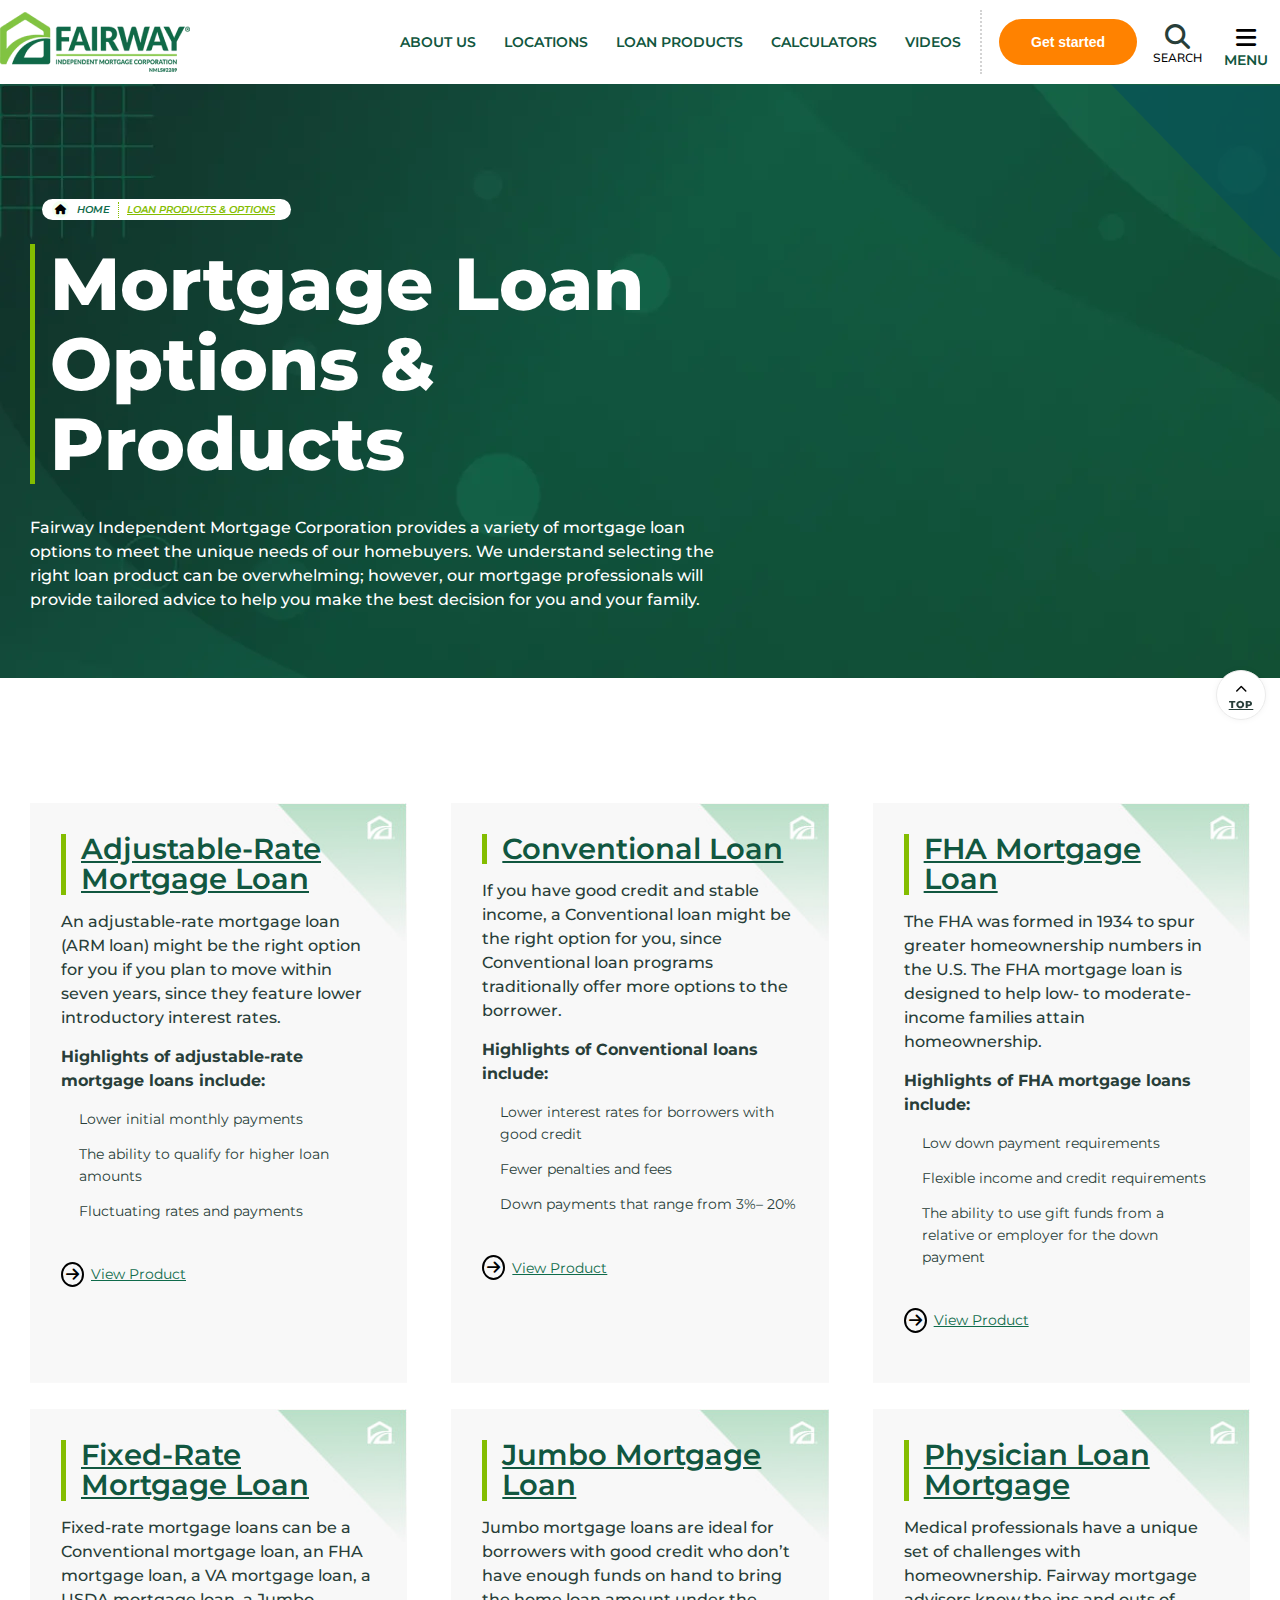
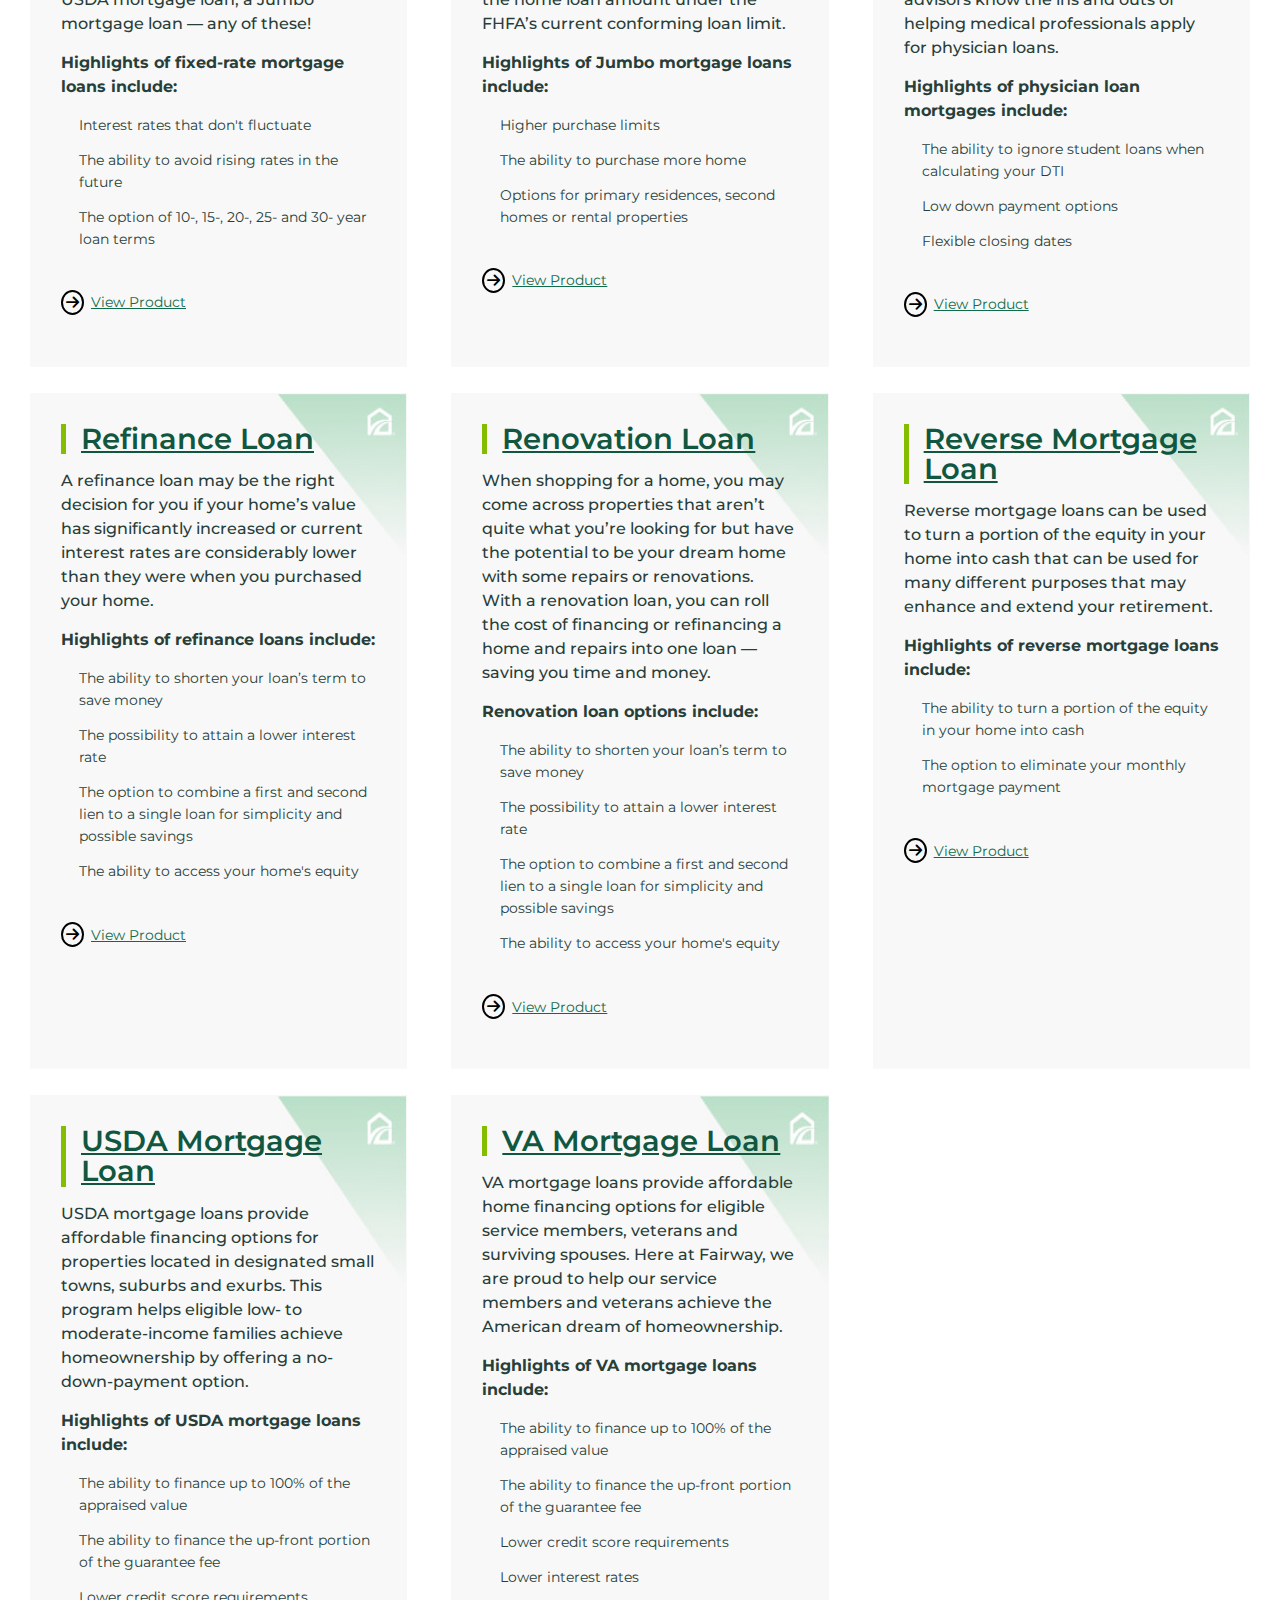
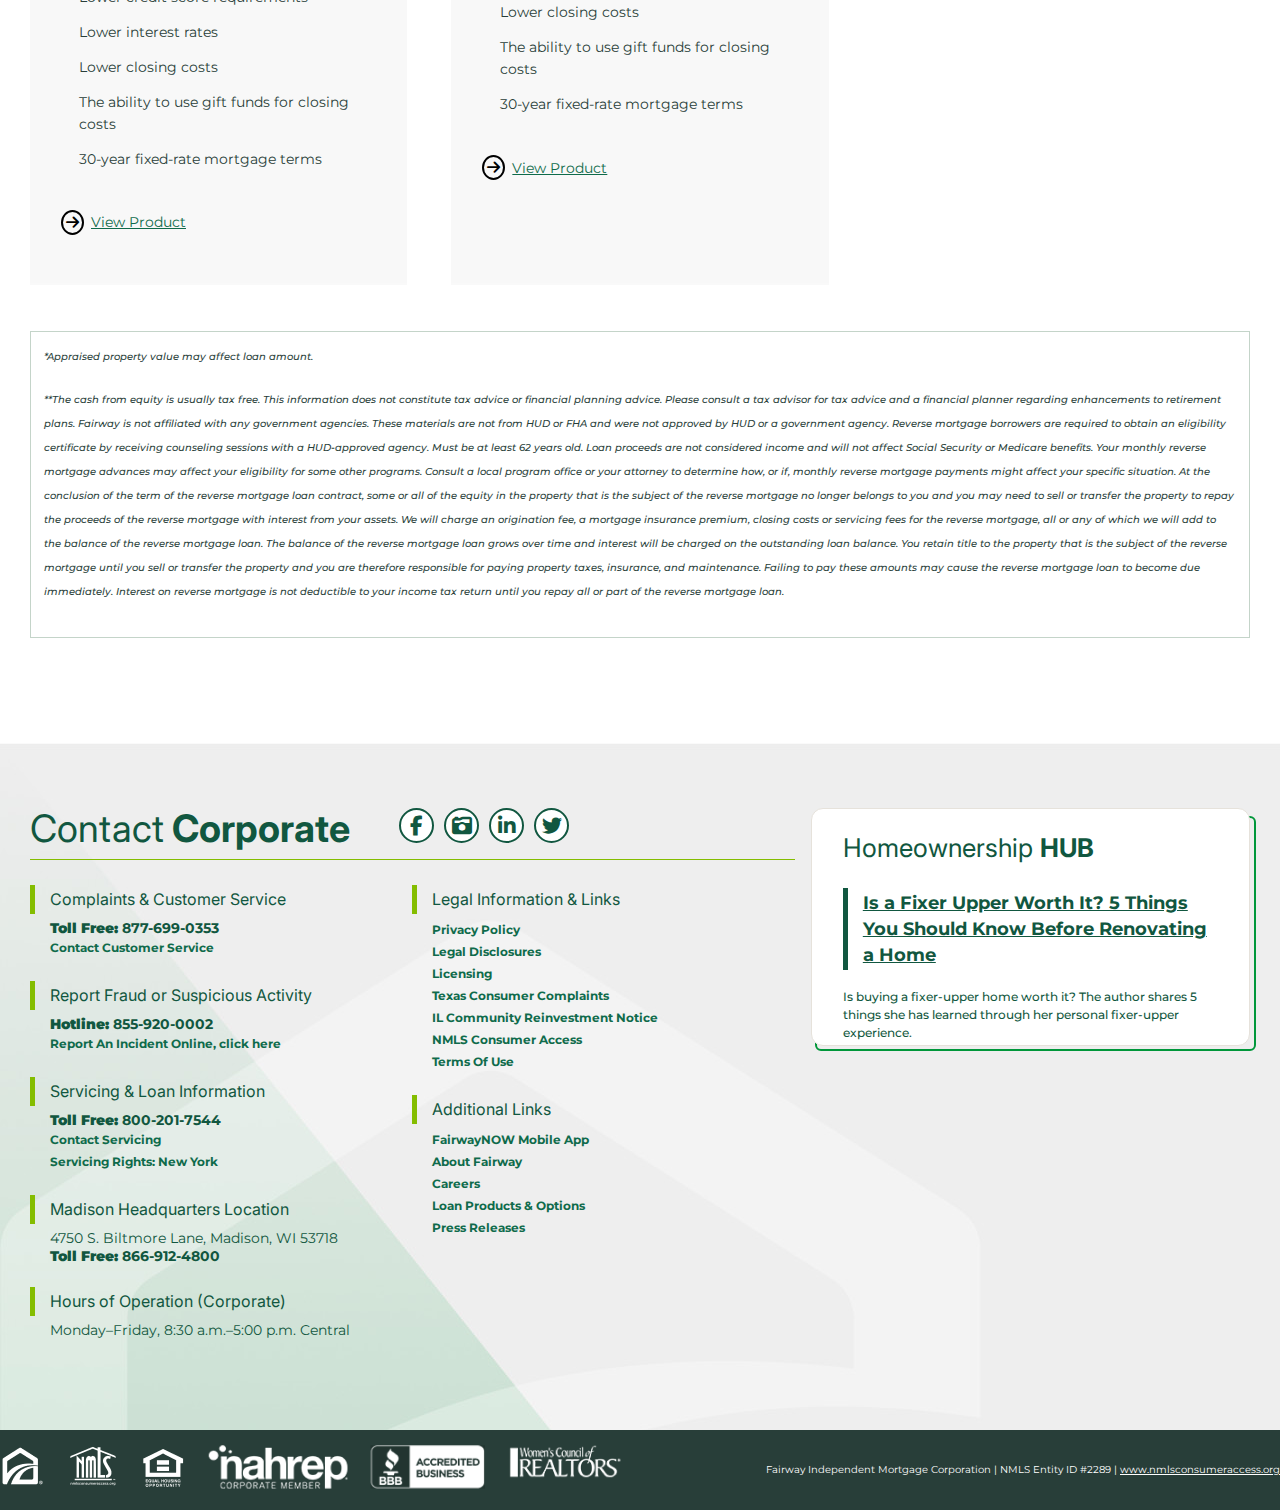
<file: components/Product/product.html>
<!DOCTYPE html>
<html lang="en">

<head>
    <meta charset="UTF-8">
    <meta name="viewport" content="width=device-width, initial-scale=1.0">
    <title>products</title>
    <link rel="stylesheet" href="/assets/base.css">
    <link rel="stylesheet" href="/assets/product.css">
    <link rel="stylesheet" href="https://cdnjs.cloudflare.com/ajax/libs/font-awesome/6.4.0/css/all.min.css">
    <link rel="stylesheet" href="https://cdnjs.cloudflare.com/ajax/libs/font-awesome/6.5.0/css/all.min.css">
</head>

<body>
    <div class="products">
        <div class="header">
            <div class="inner-bg">
                <div class="header__inner">
                    <div class="header__logo">
                        <a href="">
                            <img src="/components/Newroom/images/header-logo.png
                            " alt="FAIW">
                        </a>
                    </div>
    
                    <div class="header__content">
                        <ul class="header__nav">
                            <li class="header__item">
                                <a href="../About/index.html">ABOUT US</a>
                            </li>
                            <li class="header__item">
                                <a href="../Locations/locations.html">LOCATIONS</a>
                            </li>
                            <li class="header__item">
                                <a href="../Product/product.html">LOAN PRODUCTS</a>
                            </li>
                            <li class="header__item">
                                <a href="../Calculators/calculators.html">CALCULATORS</a>
                            </li>
                            <li class="header__item">
                                <a href="../Video/video.html">VIDEOS</a>
                            </li>
                        </ul>
    
                        <div class="header__controls">
                            <button class="header__button">Get started</button>
    
                            <div class="header__search">
                                <a href="">
                                    <div class="header__search__icon">
                                        <i class="fa-solid fa-magnifying-glass"></i>
                                    </div>
                                    <p>SEARCH</p>
                                </a>
                            </div>
    
                            <div class="header__menu">
                                <a >
                                    <div class="header__menu__icon">
                                        <i class="fa-solid fa-bars"></i>
                                    </div>
                                    <p>MENU</p>
                                </a>
                                <ul class="header__menu__nav desktop">
                                    <li class="header__item">
                                        <a href="../Community/community.html">COMMUNITY</a>
                                    </li>
                                    <li class="header__item">
                                        <a href="../Newroom/newroom.html">NEWSROOM</a>
                                    </li>
                                    <li class="header__item">
                                        <a href="../Credit/credit.html">CREDIT</a>
                                    </li>
                                    <li class="header__item">
                                        <a href="../Hub/hub.html">HUB</a>
                                    </li>
                                </ul>

                                <ul class="header__menu__nav tablet">
                                    <li class="header__item">
                                        <a href="../About/index.html">ABOUT US</a>
                                    </li>
                                    <li class="header__item">
                                        <a href="../Locations/locations.html">LOCATIONS</a>
                                    </li>
                                    <li class="header__item">
                                        <a href="../Product/product.html">LOAN PRODUCTS</a>
                                    </li>
                                    <li class="header__item">
                                        <a href="../Calculators/calculators.html">CALCULATORS</a>
                                    </li>
                                    <li class="header__item">
                                        <a href="../Video/video.html">VIDEOS</a>
                                    </li>
                                    <li class="header__item">
                                        <a href="../Community/community.html">COMMUNITY</a>
                                    </li>
                                    <li class="header__item">
                                        <a href="../Newroom/newroom.html">NEWSROOM</a>
                                    </li>
                                    <li class="header__item">
                                        <a href="../Credit/credit.html">CREDIT</a>
                                    </li>
                                    <li class="header__item">
                                        <a href="../Hub/hub.html">HUB</a>
                                    </li>
                                </ul>
                            </div>
                        </div>
                    </div>
                </div>
            </div>
        </div>
        <div class="products__banner">
            <div class="inner-bg">
                <div class="products__banner__inner">
                    <div class="banner__nav">
                        <div class="banner__nav__icon">
                            <a href=""><i class="fa-solid fa-house"></i></a>
                        </div>
                        <ul class="banner__nav__list">
                            <li class="banner__nav__item">
                                <a href="">HOME</a>
                            </li>
                            <li class="banner__nav__item">
                                <a href="">LOAN PRODUCTS & OPTIONS</a>
                            </li>

                        </ul>
                    </div>
                    <h1>Mortgage Loan Options & Products</h1>
                    <p>Fairway Independent Mortgage Corporation provides a variety of mortgage loan
                        options to meet the unique needs of our homebuyers. We understand selecting the
                        right loan product can be overwhelming; however, our mortgage professionals will
                        provide tailored advice to help you make the best decision for you and your family.</p>
                </div>
            </div>
        </div>
        <div class="products__content">
            <div class="inner-bg">
                <div class="products__content__inner">
                    <div class="products__content__top">
                        <div class="products__content__item">
                            <h2>Adjustable-Rate
                                Mortgage Loan</h2>
                            <p class="products__content__desc">An adjustable-rate mortgage loan
                                (ARM loan) might be the right option
                                for you if you plan to move within
                                seven years, since they feature lower
                                introductory interest rates.</p>
                            <p class="products__content__hightlight">Highlights of adjustable-rate
                                mortgage loans include:</p>
                            <span>Lower initial monthly payments</span>
                            <span>The ability to qualify for higher loan
                                amounts</span>
                            <span>Fluctuating rates and payments</span>
                            <div class="products__content__view">
                                <div class="products__content__icon">
                                    <i class="fa-solid fa-arrow-right"></i>
                                </div>
                                <a href="">View Product</a>
                            </div>
                        </div>
                        <div class="products__content__item">
                            <h2>Conventional Loan</h2>
                            <p class="products__content__desc">If you have good credit and stable
                                income, a Conventional loan might
                                be the right option for you, since
                                Conventional loan programs
                                traditionally offer more options to the
                                borrower.</p>
                            <p class="products__content__hightlight">Highlights of Conventional loans
                                include:</p>
                            <span>Lower interest rates for borrowers with
                                good credit</span>
                            <span>Fewer penalties and fees</span>
                            <span>Down payments that range from 3%–
                                20%</span>
                            <div class="products__content__view">
                                <div class="products__content__icon">
                                    <i class="fa-solid fa-arrow-right"></i>

                                </div>
                                <a href="">View Product</a>
                            </div>
                        </div>
                        <div class="products__content__item">
                            <h2>FHA Mortgage
                                Loan</h2>
                            <p class="products__content__desc">The FHA was formed in 1934 to spur
                                greater homeownership numbers in
                                the U.S. The FHA mortgage loan is
                                designed to help low- to moderate-
                                income families attain
                                homeownership.</p>
                            <p class="products__content__hightlight">Highlights of FHA mortgage loans
                                include:</p>
                            <span>Low down payment requirements</span>
                            <span>Flexible income and credit
                                requirements</span>
                            <span>The ability to use gift funds from a
                                relative or employer for the down
                                payment</span>
                            <div class="products__content__view">
                                <div class="products__content__icon">
                                    <i class="fa-solid fa-arrow-right"></i>

                                </div>
                                <a href="">View Product</a>
                            </div>
                        </div>
                        <div class="products__content__item">
                            <h2>Fixed-Rate
                                Mortgage Loan</h2>
                            <p class="products__content__desc">Fixed-rate mortgage loans can be a
                                Conventional mortgage loan, an FHA
                                mortgage loan, a VA mortgage loan,
                                a USDA mortgage loan, a Jumbo
                                mortgage loan — any of these!</p>
                            <p class="products__content__hightlight">Highlights of fixed-rate mortgage
                                loans include:</p>
                            <span>Interest rates that don't fluctuate</span>
                            <span>The ability to avoid rising rates in the
                                future</span>
                            <span>The option of 10-, 15-, 20-, 25- and 30-
                                year loan terms</span>
                            <div class="products__content__view">
                                <div class="products__content__icon">
                                    <i class="fa-solid fa-arrow-right"></i>
                                </div>
                                <a href="">View Product</a>
                            </div>
                        </div>
                        <div class="products__content__item">
                            <h2>Jumbo Mortgage
                                Loan</h2>
                            <p class="products__content__desc">Jumbo mortgage loans are ideal for
                                borrowers with good credit who
                                don’t have enough funds on hand to
                                bring the home loan amount under
                                the FHFA’s current conforming loan
                                limit.</p>
                            <p class="products__content__hightlight">Highlights of Jumbo mortgage
                                loans include:</p>
                            <span>Higher purchase limits</span>
                            <span>The ability to purchase more home</span>
                            <span>Options for primary residences, second
                                homes or rental properties</span>
                            <div class="products__content__view">
                                <div class="products__content__icon">
                                    <i class="fa-solid fa-arrow-right"></i>

                                </div>
                                <a href="">View Product</a>
                            </div>
                        </div>
                        <div class="products__content__item">
                            <h2>Physician Loan
                                Mortgage</h2>
                            <p class="products__content__desc">Medical professionals have a unique
                                set of challenges with
                                homeownership. Fairway mortgage
                                advisors know the ins and outs of
                                helping medical professionals apply
                                for physician loans.</p>
                            <p class="products__content__hightlight">Highlights of physician loan
                                mortgages include:</p>
                            <span>The ability to ignore student loans
                                when calculating your DTI</span>
                            <span>Low down payment options</span>
                            <span>Flexible closing dates</span>
                            <div class="products__content__view">
                                <div class="products__content__icon">
                                    <i class="fa-solid fa-arrow-right"></i>

                                </div>
                                <a href="">View Product</a>
                            </div>
                        </div>
                        <div class="products__content__item">
                            <h2>Refinance Loan</h2>
                            <p class="products__content__desc">A refinance loan may be the right
                                decision for you if your home’s value
                                has significantly increased or current
                                interest rates are considerably lower
                                than they were when you purchased
                                your home.</p>
                            <p class="products__content__hightlight">Highlights of refinance loans
                                include:</p>
                            <span>The ability to shorten your loan’s term
                                to save money</span>
                            <span>The possibility to attain a lower interest
                                rate</span>
                            <span>The option to combine a first and
                                second lien to a single loan for
                                simplicity and possible savings</span>
                            <span>The ability to access your home's equity</span>
                            <div class="products__content__view">
                                <div class="products__content__icon">
                                    <i class="fa-solid fa-arrow-right"></i>

                                </div>
                                <a href="">View Product</a>
                            </div>
                        </div>
                        <div class="products__content__item">
                            <h2>Renovation Loan</h2>
                            <p class="products__content__desc">When shopping for a home, you may
                                come across properties that aren’t
                                quite what you’re looking for but
                                have the potential to be your dream
                                home with some repairs or
                                renovations. With a renovation loan,
                                you can roll the cost of financing or
                                refinancing a home and repairs into
                                one loan — saving you time and
                                money.</p>
                            <p class="products__content__hightlight">Renovation loan options include:</p>
                            <span>The ability to shorten your loan’s term
                                to save money</span>
                            <span>The possibility to attain a lower interest
                                rate</span>
                            <span>The option to combine a first and
                                second lien to a single loan for
                                simplicity and possible savings</span>
                            <span>The ability to access your home's equity</span>
                            <div class="products__content__view">
                                <div class="products__content__icon">
                                    <i class="fa-solid fa-arrow-right"></i>

                                </div>
                                <a href="">View Product</a>
                            </div>
                        </div>
                        <div class="products__content__item">
                            <h2>Reverse Mortgage
                                Loan</h2>
                            <p class="products__content__desc">Reverse mortgage loans can be used
                                to turn a portion of the equity in your
                                home into cash that can be used for
                                many different purposes that may
                                enhance and extend your retirement.</p>
                            <p class="products__content__hightlight">Highlights of reverse mortgage
                                loans include:</p>
                            <span>The ability to turn a portion of the
                                equity in your home into cash</span>
                            <span>The option to eliminate your monthly
                                mortgage payment</span>
                            <div class="products__content__view">
                                <div class="products__content__icon">
                                    <i class="fa-solid fa-arrow-right"></i>

                                </div>
                                <a href="">View Product</a>
                            </div>
                        </div>
                        <div class="products__content__item">
                            <h2>USDA Mortgage
                                Loan</h2>
                            <p class="products__content__desc">USDA mortgage loans provide
                                affordable financing options for
                                properties located in designated
                                small towns, suburbs and exurbs.
                                This program helps eligible low- to
                                moderate-income families achieve
                                homeownership by offering a no-
                                down-payment option.</p>
                            <p class="products__content__hightlight">Highlights of USDA mortgage loans
                                include:</p>
                            <span>The ability to finance up to 100% of the
                                appraised value</span>
                            <span>The ability to finance the up-front
                                portion of the guarantee fee</span>
                            <span>Lower credit score requirements</span>
                            <span>Lower interest rates</span>
                            <span>Lower closing costs</span>
                                <span>The ability to use gift funds for closing
                                costs</span>
                            <span>30-year fixed-rate mortgage terms</span>
                            <div class="products__content__view">
                                <div class="products__content__icon">
                                    <i class="fa-solid fa-arrow-right"></i>
                                </div>
                                <a href="">View Product</a>
                            </div>
                        </div>
                        <div class="products__content__item">
                            <h2>VA Mortgage Loan</h2>
                            <p class="products__content__desc">VA mortgage loans provide
                                affordable home financing options
                                for eligible service members,
                                veterans and surviving spouses. Here
                                at Fairway, we are proud to help our
                                service members and veterans
                                achieve the American dream of
                                homeownership.</p>
                            <p class="products__content__hightlight">Highlights of VA mortgage loans
                                include:</p>
                            <span>The ability to finance up to 100% of the
                                appraised value</span>
                            <span>The ability to finance the up-front
                                portion of the guarantee fee</span>
                            <span>Lower credit score requirements</span>
                            <span>Lower interest rates</span>
                            <span>Lower closing costs</span>
                            <span>The ability to use gift funds for closing
                                costs</span>
                            <span>30-year fixed-rate mortgage terms</span>
                            <div class="products__content__view">
                                <div class="products__content__icon">
                                    <i class="fa-solid fa-arrow-right"></i>

                                </div>
                                <a href="">View Product
                                </a>
                            </div>
                        </div>
                    </div>
                    <div class="products__content__bot">
                        <p>*Appraised property value may affect loan amount.</p>
                        <p>**The cash from equity is usually tax free. This information does not constitute tax advice
                            or financial planning advice. Please consult a tax advisor for tax advice and a financial
                            planner regarding enhancements to retirement plans.
                            Fairway is not affiliated with any government agencies. These materials are not from HUD or
                            FHA and were not approved by HUD or a government agency. Reverse mortgage borrowers are
                            required to obtain an eligibility certificate
                            by receiving counseling sessions with a HUD-approved agency. Must be at least 62 years old.
                            Loan proceeds are not considered income and will not affect Social Security or Medicare
                            benefits. Your monthly reverse mortgage advances
                            may affect your eligibility for some other programs. Consult a local program office or your
                            attorney to determine how, or if, monthly reverse mortgage payments might affect your
                            specific situation. At the conclusion of the term of the
                            reverse mortgage loan contract, some or all of the equity in the property that is the
                            subject of the reverse mortgage no longer belongs to you and you may need to sell or
                            transfer the property to repay the proceeds of the reverse
                            mortgage with interest from your assets. We will charge an origination fee, a mortgage
                            insurance premium, closing costs or servicing fees for the reverse mortgage, all or any of
                            which we will add to the balance of the reverse
                            mortgage loan. The balance of the reverse mortgage loan grows over time and interest will be
                            charged on the outstanding loan balance. You retain title to the property that is the
                            subject of the reverse mortgage until you sell or
                            transfer the property and you are therefore responsible for paying property taxes,
                            insurance, and maintenance. Failing to pay these amounts may cause the reverse mortgage loan
                            to become due immediately. Interest on reverse
                            mortgage is not deductible to your income tax return until you repay all or part of the
                            reverse mortgage loan.</p>
                    </div>
                </div>
            </div>
        </div>
        <div class="footer">
            <div class="footer__top">
                <div class="inner-bg">
                    <div class="footer__inner">

                        <div class="footer__left">

                            <div class="footer__heading">
                                <p>Contact<strong> Corporate</strong></p>
                                <div class="footer__socials">
                                    <a href="">
                                        <div class="footer__icon">
                                            <i class="fa-brands fa-facebook-f"></i>
                                        </div>
                                    </a>
                                    <a href="">
                                        <div class="footer__icon">
                                            <i class="fa-solid fa-camera-retro"></i>
                                        </div>
                                    </a>
                                    <a href="">
                                        <div class="footer__icon">
                                            <i class="fa-brands fa-linkedin-in"></i>
                                        </div>
                                    </a>
                                    <a href="">
                                        <div class="footer__icon">
                                            <i class="fa-brands fa-twitter"></i>
                                        </div>
                                    </a>
                                </div>
                            </div>

                            <div class="footer__main">
                                <div class="footer__contact">
                                    <p class="footer__header">Complaints & Customer Service</p>
                                    <p class="footer__phone"><strong>Toll Free:</strong> 877-699-0353</p>
                                    <a href="" class="footer__link">Contact Customer Service</a>
                                </div>
                                <div class="footer__contact">
                                    <p class="footer__header">Report Fraud or Suspicious Activity</p>
                                    <p class="footer__phone"><strong>Hotline:</strong> 855-920-0002</p>
                                    <a href="" class="footer__link">Report An Incident Online, click here</a>
                                </div>
                                <div class="footer__contact">
                                    <p class="footer__header">Servicing & Loan Information</p>
                                    <p class="footer__phone"><strong>Toll Free:</strong> 800-201-7544</p>
                                    <a href="" class="footer__link">Contact Servicing</a>
                                    <a href="" class="footer__link">Servicing Rights: New York</a>
                                </div>
                                <div class="footer__contact">
                                    <p class="footer__header">Madison Headquarters Location</p>
                                    <p class="footer__address">4750 S. Biltmore Lane, Madison, WI 53718</p>
                                    <p class="footer__phone"><strong>Toll Free:</strong> 866-912-4800</p>
                                </div>
                                <div class="footer__contact">
                                    <p class="footer__header">Hours of Operation (Corporate)</p>
                                    <p class="footer__address">Monday–Friday, 8:30 a.m.–5:00 p.m. Central</p>
                                </div>
                                <div class="footer__contact">
                                    <p class="footer__header">Legal Information & Links</p>
                                    <a href="" class="footer__link">Privacy Policy</a>
                                    <a href="" class="footer__link"> Legal Disclosures</a>
                                    <a href="" class="footer__link">Licensing</a>
                                    <a href="" class="footer__link"> Texas Consumer Complaints</a>
                                    <a href="" class="footer__link">IL Community Reinvestment Notice</a>
                                    <a href="" class="footer__link">NMLS Consumer Access</a>
                                    <a href="" class="footer__link"> Terms Of Use</a>
                                </div>
                                <div class="footer__contact">
                                    <p class="footer__header">Additional Links</p>
                                    <a href="" class="footer__link">FairwayNOW Mobile App</a>
                                    <a href="" class="footer__link"> About Fairway</a>
                                    <a href="" class="footer__link"> Careers</a>
                                    <a href="" class="footer__link">Loan Products & Options</a>
                                    <a href="" class="footer__link">Press Releases</a>
                                </div>
                            </div>
                        </div>

                        <div class="footer__right">
                            <span> Homeownership <strong>HUB</strong></span>
                            <h4>Is a Fixer Upper Worth It? 5 Things
                                You Should Know Before Renovating
                                a Home</h4>
                            <p>Is buying a fixer-upper home worth it? The author shares 5
                                things she has learned through her personal fixer-upper
                                experience.</p>
                        </div>
                    </div>
                </div>
            </div>
            <div class="footer__bottom">
                <div class="inner-bg">
                    <div class="footer__bottom__inner">
                        <div class="footer__image">
                            <div class="footer__image__item">
                                <img src="/components/Product/images/footer__1.png" alt="img_1">
                            </div>
                            <div class="footer__image__item">
                                <img src="/components/Product/images/footer__2.png" alt="img_2">
                            </div>
                            <div class="footer__image__item">
                                <img src="/components/Product/images/footer__3.png" alt="img_3">
                            </div>
                            <div class="footer__image__item">
                                <img src="/components/Product/images/footer__4.png" alt="img_4">
                            </div>
                            <div class="footer__image__item">
                                <img src="/components/Product/images/footer__5.png" alt="img_5">
                            </div>
                            <div class="footer__image__item">
                                <img src="/components/Product/images/footer__6.png" alt="img_6">
                            </div>
                        </div>
                        <p>Fairway Independent Mortgage Corporation | NMLS Entity ID #2289 | <a
                                href="">www.nmlsconsumeraccess.org</a></p>
                    </div>
                </div>
            </div>
        </div>
        <div class="top">
            <div class="top__icon">
                <i class="fa-solid fa-chevron-up"></i>
            </div>
            <p>TOP</p>
        </div>
    </div>

</body>

</html>
</file>
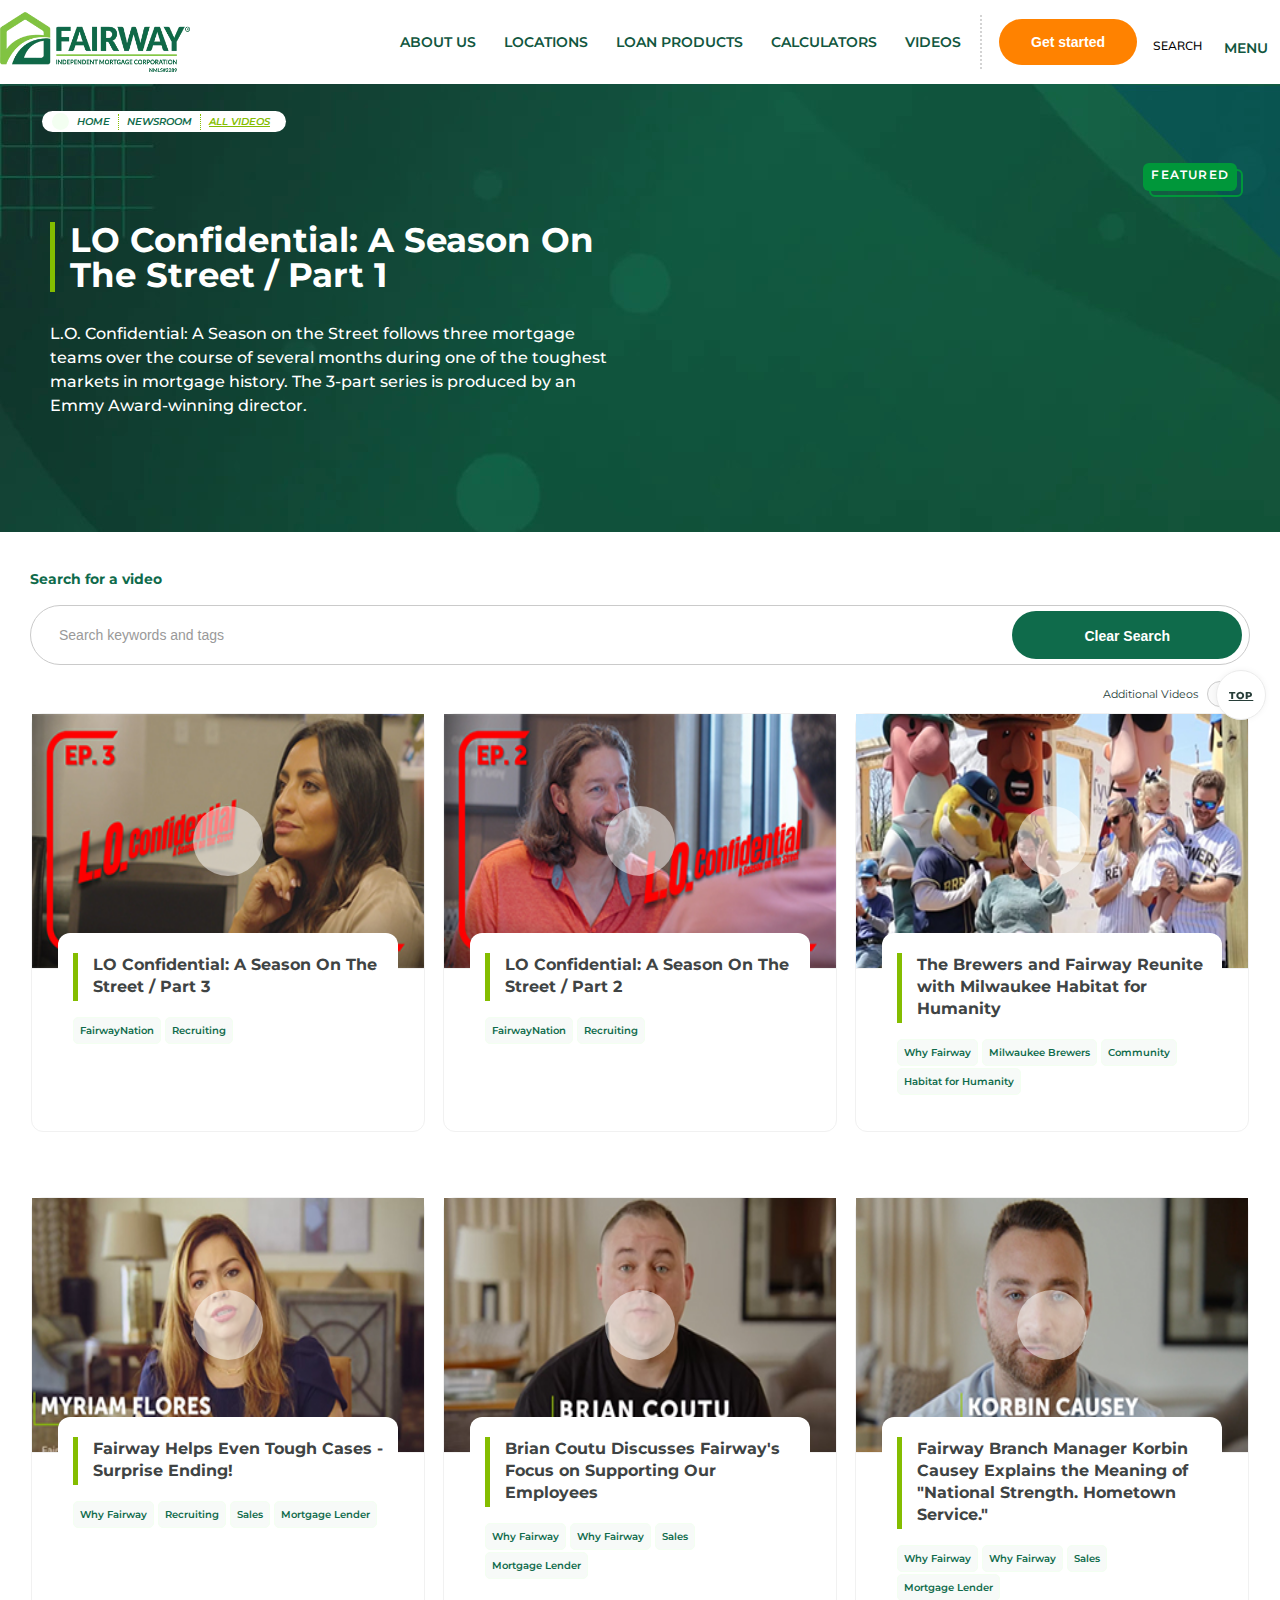
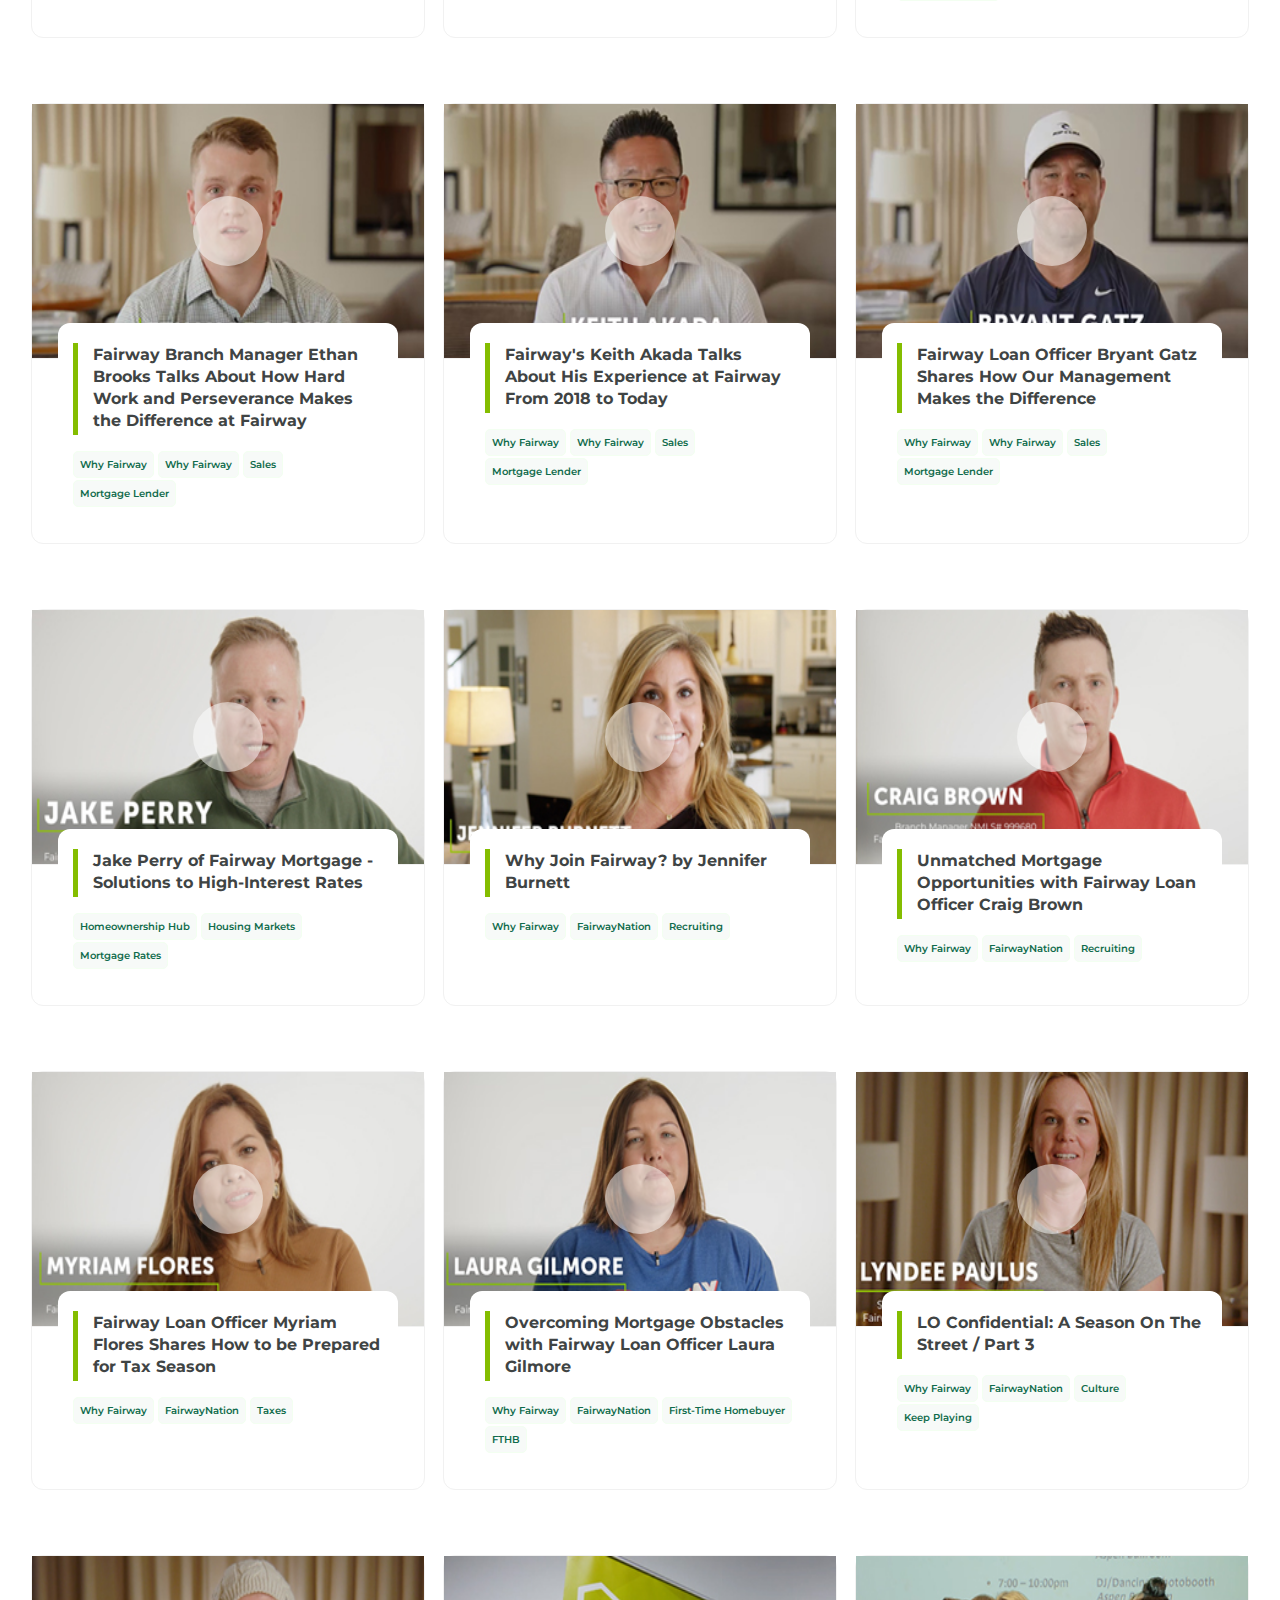
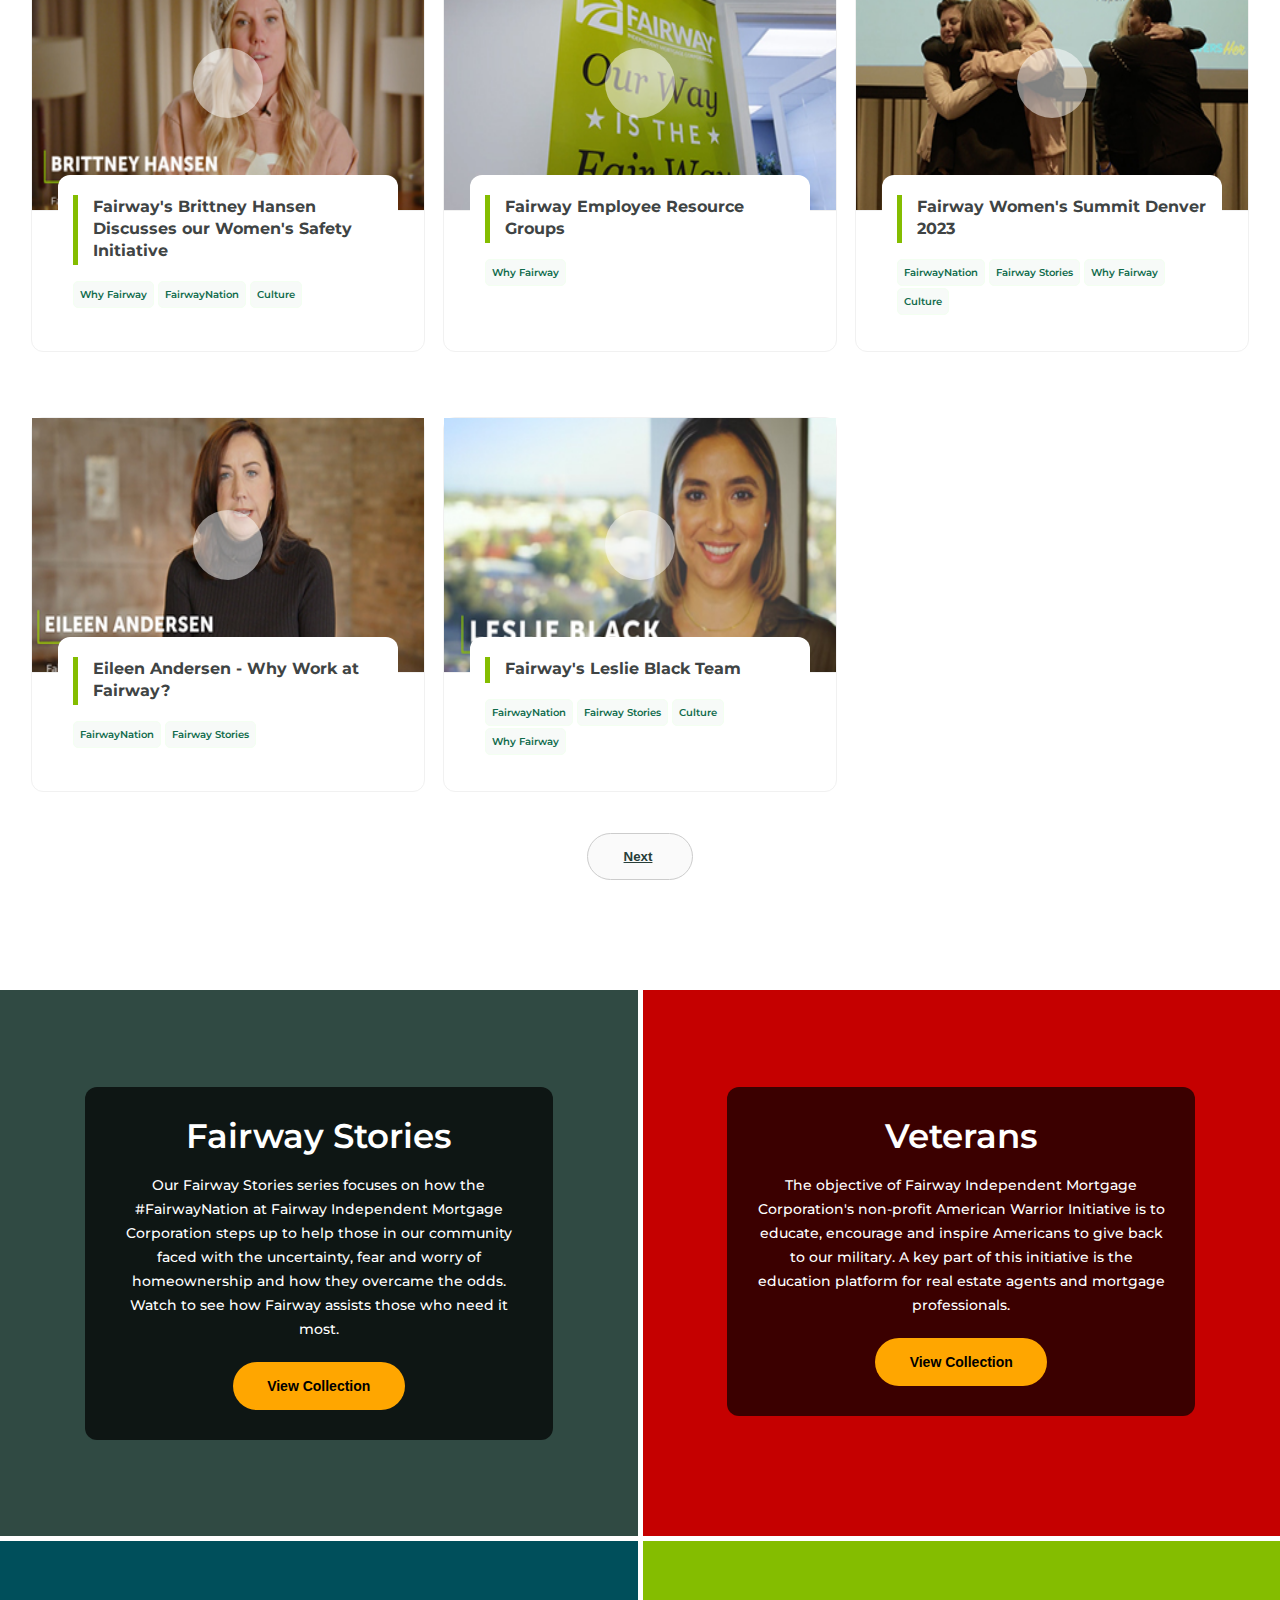
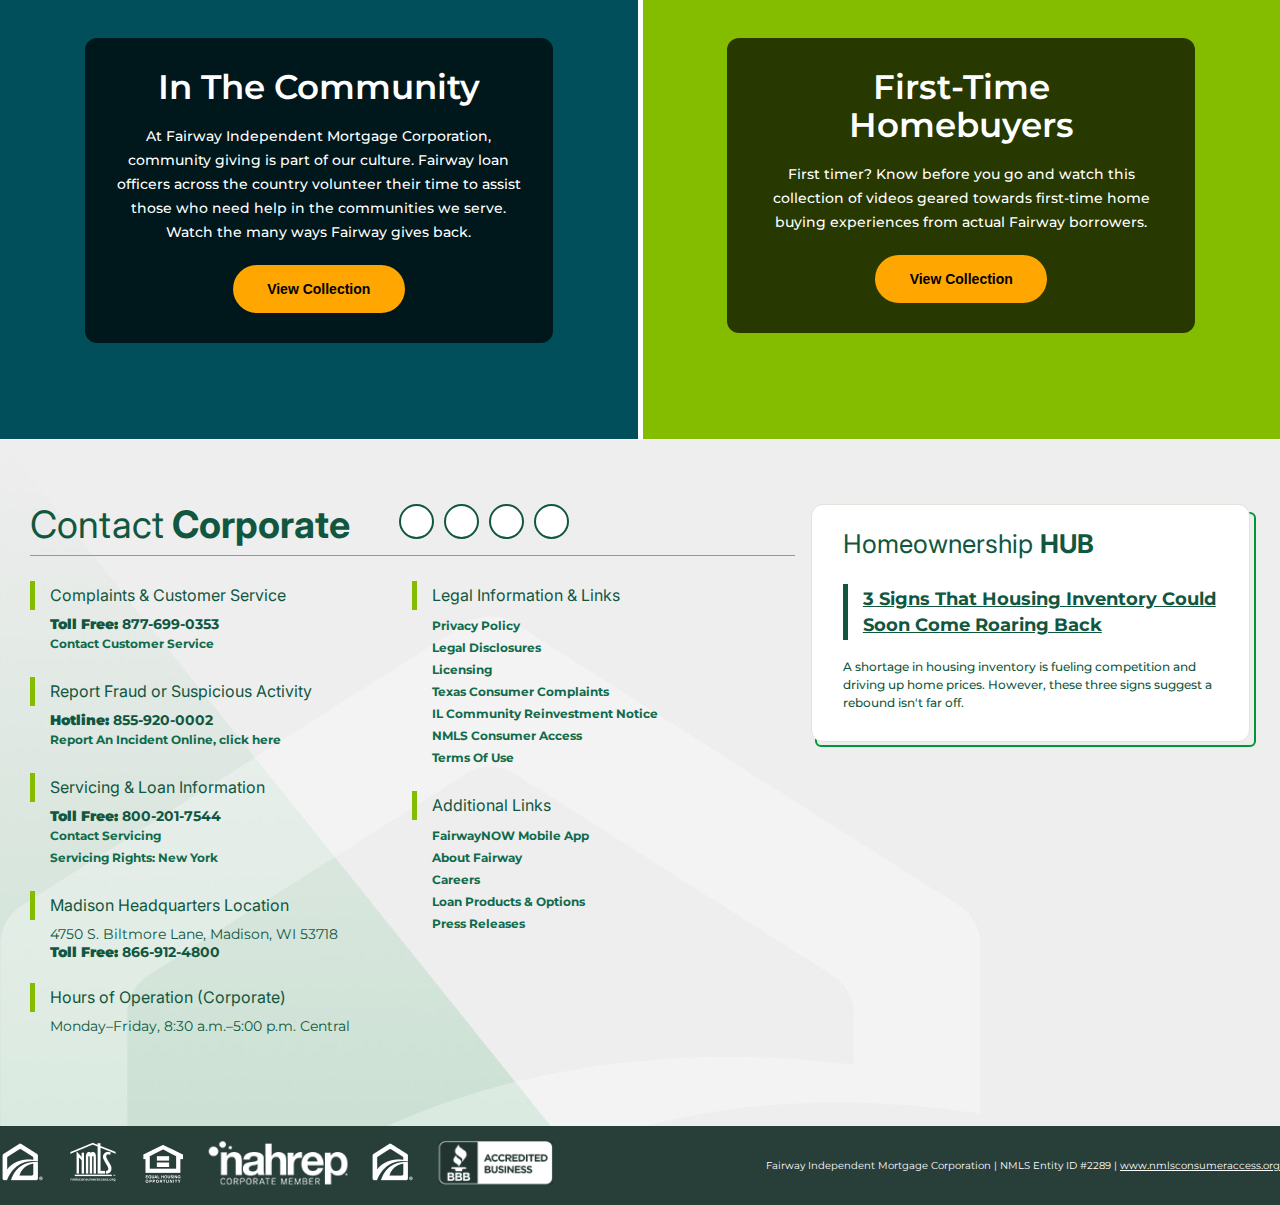
<file: components/Video/video.html>
<!DOCTYPE html>
<html lang="en">

<head>
    <meta charset="UTF-8" />
    <meta name="viewport" content="width=device-width, initial-scale=1.0" />
    <title>Video</title>
    <link rel="stylesheet" href="../../assets/base.css" />
    <link rel="stylesheet" href="../../assets/video.css" />
    <link rel="stylesheet" href="https://cdnjs.cloudflare.com/ajax/libs/font-awesome/6.4.0/css/all.min.css"
        integrity="sha512-iecdLmaskl7CVkqkXNQ/ZH/XLlvWZOJyj7Yy7tcenmpD1ypASozpmT/E0iPtmFIB46ZmdtAc9eNBvH0H/ZpiBw=="
        crossorigin="anonymous" referrerpolicy="no-referrer" />
</head>

<body>
    <div class="video">
        <div class="header">
            <div class="inner-bg">
              <div class="header__inner">
                <div class="header__logo">
                  <a href="">
                    <img src="../Common/images/img_header.png" alt="FAIW" />
                  </a>
                </div>
      
                <div class="header__content">
                  <ul class="header__nav">
                    <li class="header__item">
                      <a href="../About/index.html">ABOUT US</a>
                    </li>
                    <li class="header__item">
                      <a href="../Locations/locations.html">LOCATIONS</a>
                    </li>
                    <li class="header__item">
                      <a href="../Product/product.html">LOAN PRODUCTS</a>
                    </li>
                    <li class="header__item">
                      <a href="../Calculators/calculators.html">CALCULATORS</a>
                    </li>
                    <li class="header__item">
                      <a href="../Video/video.html">VIDEOS</a>
                    </li>
                  </ul>
      
                  <div class="header__controls">
                    <button class="header__button">Get started</button>
      
                    <div class="header__search">
                      <a href="">
                        <div class="header__search__icon">
                          <i class="fa-solid fa-magnifying-glass"></i>
                        </div>
                        <p>SEARCH</p>
                      </a>
                    </div>
      
                    <div class="header__menu">
                        <a>
                            <div class="header__menu__icon">
                                <i class="fa-solid fa-bars"></i>
                            </div>
                            <p>MENU</p>
                        </a>
      
                      <ul class="header__menu__nav desktop">
                        <li class="header__item">
                          <a href="../Community/community.html">COMMUNITY</a>
                        </li>
                        <li class="header__item">
                          <a href="../Newroom/newroom.html">NEWSROOM</a>
                        </li>
                        <li class="header__item">
                          <a href="../Credit/credit.html">CREDIT</a>
                        </li>
                        <li class="header__item">
                          <a href="../Hub/hub.html">HUB</a>
                        </li>
                      </ul>
      
                      <ul class="header__menu__nav tablet">
                        <li class="header__item">
                          <a href="../About/index.html">ABOUT US</a>
                        </li>
                        <li class="header__item">
                          <a href="../Locations/locations.html">LOCATIONS</a>
                        </li>
                        <li class="header__item">
                          <a href="../Product/product.html">LOAN PRODUCTS</a>
                        </li>
                        <li class="header__item">
                          <a href="../Calculators/calculators.html">CALCULATORS</a>
                        </li>
                        <li class="header__item">
                          <a href="../Video/video.html">VIDEOS</a>
                        </li>
                        <li class="header__item">
                          <a href="../Community/community.html">COMMUNITY</a>
                        </li>
                        <li class="header__item">
                          <a href="../Newroom/newroom.html">NEWSROOM</a>
                        </li>
                        <li class="header__item">
                          <a href="../Credit/credit.html">CREDIT</a>
                        </li>
                        <li class="header__item">
                          <a href="../Hub/hub.html">HUB</a>
                        </li>
                      </ul>
                    </div>
                  </div>
                </div>
              </div>
            </div>
          </div>
        <div class="video__banner">
            <div class="inner-sm">
                <div class="video__banner__top">
                    <div class="banner__nav">
                        <div class="banner__nav__icon">
                            <a href=""><i class="fa-solid fa-house"></i></a>
                        </div>
                        <ul class="banner__nav__list">
                            <li class="banner__nav__item">
                                <a href="">HOME</a>
                            </li>
                            <li class="banner__nav__item">
                                <a href="">NEWSROOM</a>
                            </li>
                            <li class="banner__nav__item">
                                <a href="">ALL VIDEOS</a>
                            </li>
                        </ul>
                    </div>
                </div>
                <div class="video__banner__bottom">
                    <div class="video__banner__content">
                        <h1>LO Confidential: A Season On The Street / Part 1</h1>
                        <p>
                            L.O. Confidential: A Season on the Street follows three mortgage
                            teams over the course of several months during one of the
                            toughest markets in mortgage history. The 3-part series is
                            produced by an Emmy Award-winning director.
                        </p>
                    </div>
                    <div class="video__banner__youtube">
                        <div class="video__banner__badge">FEATURED</div>
                        <iframe src="https://www.youtube.com/embed/x9tR5M9mtEM?si=Bsht84ZlceVYCQRk"
                            title="YouTube video player" frameborder="0"
                            allow="accelerometer; autoplay; clipboard-write; encrypted-media; gyroscope; picture-in-picture; web-share"
                            allowfullscreen></iframe>
                    </div>
                </div>
            </div>
        </div>
        <div class="video__section">
            <div class="video__search">
                <div class="inner-sm">
                    <label class="video__search__label" for="search__video">Search for a video</label>
                    <div class="video__search__main">
                        <input id="search__video" placeholder="Search keywords and tags" type="text"
                            class="video__search__input" />
                        <button class="video__search__button">Clear Search</button>
                    </div>
                </div>
            </div>
            <div class="video__content">
                <a class="video__content__article">
                    Additional Videos
                    <div class="video__content__article__image">
                        <i class="fa-solid fa-chevron-right"></i>
                    </div>
                </a>
                <div class="video__content__youtube">
                    <div class="video__content__youtube__list">
                        <div class="video__content__list__image">
                            <img src="./images/1.jpeg" alt="" />
                            <a class="video__content__list__icon">
                                <i class="fa-solid fa-play"></i>
                            </a>
                        </div>
                        <div class="video__content__list__box"></div>
                        <div class="video__content__youtube__tittle">
                            <h2>LO Confidential: A Season On The Street / Part 3</h2>
                            <div class="video__content__tittle__item">
                                <a href="">FairwayNation</a>
                                <a href="">Recruiting</a>
                            </div>
                        </div>
                    </div>
                    <div class="video__content__youtube__list">
                        <div class="video__content__list__image">
                            <img src="./images/2.jpeg" alt="" />
                            <a class="video__content__list__icon">
                                <i class="fa-solid fa-play"></i>
                            </a>
                        </div>
                        <div class="video__content__list__box"></div>
                        <div class="video__content__youtube__tittle">
                            <h2>LO Confidential: A Season On The Street / Part 2</h2>
                            <div class="video__content__tittle__item">
                                <a href="">FairwayNation</a>
                                <a href="">Recruiting</a>
                            </div>
                        </div>
                    </div>
                    <div class="video__content__youtube__list">
                        <div class="video__content__list__image">
                            <img src="./images/3.jpeg" alt="" />
                            <a class="video__content__list__icon">
                                <i class="fa-solid fa-play"></i>
                            </a>
                        </div>
                        <div class="video__content__list__box"></div>
                        <div class="video__content__youtube__tittle">
                            <h2>
                                The Brewers and Fairway Reunite with Milwaukee Habitat for
                                Humanity
                            </h2>
                            <div class="video__content__tittle__item">
                                <a href="">Why Fairway</a>
                                <a href="">Milwaukee Brewers</a>
                                <a href="">Community</a>
                                <a href="">Habitat for Humanity</a>
                            </div>
                        </div>
                    </div>
                    <div class="video__content__youtube__list">
                        <div class="video__content__list__image">
                            <img src="./images/4.jpeg" alt="" />
                            <a class="video__content__list__icon">
                                <i class="fa-solid fa-play"></i>
                            </a>
                        </div>
                        <div class="video__content__list__box"></div>
                        <div class="video__content__youtube__tittle">
                            <h2>Fairway Helps Even Tough Cases - Surprise Ending!</h2>
                            <div class="video__content__tittle__item">
                                <a href="">Why Fairway</a>
                                <a href="">Recruiting</a>
                                <a href="">Sales</a>
                                <a href="">Mortgage Lender</a>
                            </div>
                        </div>
                    </div>
                    <div class="video__content__youtube__list">
                        <div class="video__content__list__image">
                            <img src="./images/5.jpeg" alt="" />
                            <a class="video__content__list__icon">
                                <i class="fa-solid fa-play"></i>
                            </a>
                        </div>
                        <div class="video__content__list__box"></div>
                        <div class="video__content__youtube__tittle">
                            <h2>
                                Brian Coutu Discusses Fairway's Focus on Supporting Our
                                Employees
                            </h2>
                            <div class="video__content__tittle__item">
                                <a href="">Why Fairway</a>
                                <a href="">Why Fairway</a>
                                <a href="">Sales</a>
                                <a href="">Mortgage Lender</a>
                            </div>
                        </div>
                    </div>
                    <div class="video__content__youtube__list">
                        <div class="video__content__list__image">
                            <img src="./images/6.jpeg" alt="" />
                            <a class="video__content__list__icon">
                                <i class="fa-solid fa-play"></i>
                            </a>
                        </div>
                        <div class="video__content__list__box"></div>
                        <div class="video__content__youtube__tittle">
                            <h2>
                                Fairway Branch Manager Korbin Causey Explains the Meaning of
                                "National Strength. Hometown Service."
                            </h2>
                            <div class="video__content__tittle__item">
                                <a href="">Why Fairway</a>
                                <a href="">Why Fairway</a>
                                <a href="">Sales</a>
                                <a href="">Mortgage Lender</a>
                            </div>
                        </div>
                    </div>
                    <div class="video__content__youtube__list">
                        <div class="video__content__list__image">
                            <img src="./images/7.jpeg" alt="" />
                            <a class="video__content__list__icon">
                                <i class="fa-solid fa-play"></i>
                            </a>
                        </div>
                        <div class="video__content__list__box"></div>
                        <div class="video__content__youtube__tittle">
                            <h2>
                                Fairway Branch Manager Ethan Brooks Talks About How Hard Work
                                and Perseverance Makes the Difference at Fairway
                            </h2>
                            <div class="video__content__tittle__item">
                                <a href="">Why Fairway</a>
                                <a href="">Why Fairway</a>
                                <a href="">Sales</a>
                                <a href="">Mortgage Lender</a>
                            </div>
                        </div>
                    </div>
                    <div class="video__content__youtube__list">
                        <div class="video__content__list__image">
                            <img src="./images/8.jpeg" alt="" />
                            <a class="video__content__list__icon">
                                <i class="fa-solid fa-play"></i>
                            </a>
                        </div>
                        <div class="video__content__list__box"></div>
                        <div class="video__content__youtube__tittle">
                            <h2>
                                Fairway's Keith Akada Talks About His Experience at Fairway
                                From 2018 to Today
                            </h2>
                            <div class="video__content__tittle__item">
                                <a href="">Why Fairway</a>
                                <a href="">Why Fairway</a>
                                <a href="">Sales</a>
                                <a href="">Mortgage Lender</a>
                            </div>
                        </div>
                    </div>
                    <div class="video__content__youtube__list">
                        <div class="video__content__list__image">
                            <img src="./images/9.jpeg" alt="" />
                            <a class="video__content__list__icon">
                                <i class="fa-solid fa-play"></i>
                            </a>
                        </div>
                        <div class="video__content__list__box"></div>
                        <div class="video__content__youtube__tittle">
                            <h2>
                                Fairway Loan Officer Bryant Gatz Shares How Our Management
                                Makes the Difference
                            </h2>
                            <div class="video__content__tittle__item">
                                <a href="">Why Fairway</a>
                                <a href="">Why Fairway</a>
                                <a href="">Sales</a>
                                <a href="">Mortgage Lender</a>
                            </div>
                        </div>
                    </div>
                    <div class="video__content__youtube__list">
                        <div class="video__content__list__image">
                            <img src="./images/10.jpeg" alt="" />
                            <a class="video__content__list__icon">
                                <i class="fa-solid fa-play"></i>
                            </a>
                        </div>
                        <div class="video__content__list__box"></div>
                        <div class="video__content__youtube__tittle">
                            <h2>
                                Jake Perry of Fairway Mortgage - Solutions to High-Interest
                                Rates
                            </h2>
                            <div class="video__content__tittle__item">
                                <a href="">Homeownership Hub</a>
                                <a href="">Housing Markets</a>
                                <a href="">Mortgage Rates</a>
                            </div>
                        </div>
                    </div>
                    <div class="video__content__youtube__list">
                        <div class="video__content__list__image">
                            <img src="./images/11.jpeg" alt="" />
                            <a class="video__content__list__icon">
                                <i class="fa-solid fa-play"></i>
                            </a>
                        </div>
                        <div class="video__content__list__box"></div>
                        <div class="video__content__youtube__tittle">
                            <h2>Why Join Fairway? by Jennifer Burnett</h2>
                            <div class="video__content__tittle__item">
                                <a href="">Why Fairway</a>
                                <a href="">FairwayNation</a>
                                <a href="">Recruiting</a>
                            </div>
                        </div>
                    </div>
                    <div class="video__content__youtube__list">
                        <div class="video__content__list__image">
                            <img src="./images/12.jpeg" alt="" />
                            <a class="video__content__list__icon">
                                <i class="fa-solid fa-play"></i>
                            </a>
                        </div>
                        <div class="video__content__list__box"></div>
                        <div class="video__content__youtube__tittle">
                            <h2>
                                Unmatched Mortgage Opportunities with Fairway Loan Officer
                                Craig Brown
                            </h2>
                            <div class="video__content__tittle__item">
                                <a href="">Why Fairway</a>
                                <a href="">FairwayNation</a>
                                <a href="">Recruiting</a>
                            </div>
                        </div>
                    </div>
                    <div class="video__content__youtube__list">
                        <div class="video__content__list__image">
                            <img src="./images/13.jpeg" alt="" />
                            <a class="video__content__list__icon">
                                <i class="fa-solid fa-play"></i>
                            </a>
                        </div>
                        <div class="video__content__list__box"></div>
                        <div class="video__content__youtube__tittle">
                            <h2>
                                Fairway Loan Officer Myriam Flores Shares How to be Prepared
                                for Tax Season
                            </h2>
                            <div class="video__content__tittle__item">
                                <a href="">Why Fairway</a>
                                <a href="">FairwayNation</a>
                                <a href="">Taxes</a>
                            </div>
                        </div>
                    </div>
                    <div class="video__content__youtube__list">
                        <div class="video__content__list__image">
                            <img src="./images/14.jpeg" alt="" />
                            <a class="video__content__list__icon">
                                <i class="fa-solid fa-play"></i>
                            </a>
                        </div>
                        <div class="video__content__list__box"></div>
                        <div class="video__content__youtube__tittle">
                            <h2>
                                Overcoming Mortgage Obstacles with Fairway Loan Officer Laura
                                Gilmore
                            </h2>
                            <div class="video__content__tittle__item">
                                <a href="">Why Fairway</a>
                                <a href="">FairwayNation</a>
                                <a href="">First-Time Homebuyer</a>
                                <a href="">FTHB</a>
                            </div>
                        </div>
                    </div>
                    <div class="video__content__youtube__list">
                        <div class="video__content__list__image">
                            <img src="./images/15.jpeg" alt="" />
                            <a class="video__content__list__icon">
                                <i class="fa-solid fa-play"></i>
                            </a>
                        </div>
                        <div class="video__content__list__box"></div>
                        <div class="video__content__youtube__tittle">
                            <h2>LO Confidential: A Season On The Street / Part 3</h2>
                            <div class="video__content__tittle__item">
                                <a href="">Why Fairway</a>
                                <a href="">FairwayNation</a>
                                <a href="">Culture</a>
                                <a href="">Keep Playing</a>
                            </div>
                        </div>
                    </div>
                    <div class="video__content__youtube__list">
                        <div class="video__content__list__image">
                            <img src="./images/16.jpeg" alt="" />
                            <a class="video__content__list__icon">
                                <i class="fa-solid fa-play"></i>
                            </a>
                        </div>
                        <div class="video__content__list__box"></div>
                        <div class="video__content__youtube__tittle">
                            <h2>
                                Fairway's Brittney Hansen Discusses our Women's Safety
                                Initiative
                            </h2>
                            <div class="video__content__tittle__item">
                                <a href="">Why Fairway</a>
                                <a href="">FairwayNation</a>
                                <a href="">Culture</a>
                            </div>
                        </div>
                    </div>
                    <div class="video__content__youtube__list">
                        <div class="video__content__list__image">
                            <img src="./images/17.jpeg" alt="" />
                            <a class="video__content__list__icon">
                                <i class="fa-solid fa-play"></i>
                            </a>
                        </div>
                        <div class="video__content__list__box"></div>
                        <div class="video__content__youtube__tittle">
                            <h2>Fairway Employee Resource Groups</h2>
                            <div class="video__content__tittle__item">
                                <a href="">Why Fairway</a>
                            </div>
                        </div>
                    </div>
                    <div class="video__content__youtube__list">
                        <div class="video__content__list__image">
                            <img src="./images/18.jpeg" alt="" />
                            <a class="video__content__list__icon">
                                <i class="fa-solid fa-play"></i>
                            </a>
                        </div>
                        <div class="video__content__list__box"></div>
                        <div class="video__content__youtube__tittle">
                            <h2>Fairway Women's Summit Denver 2023</h2>
                            <div class="video__content__tittle__item">
                                <a href="">FairwayNation</a>
                                <a href="">Fairway Stories</a>
                                <a href="">Why Fairway</a>
                                <a href="">Culture</a>
                            </div>
                        </div>
                    </div>
                    <div class="video__content__youtube__list">
                        <div class="video__content__list__image">
                            <img src="./images/19.jpeg" alt="" />
                            <a class="video__content__list__icon">
                                <i class="fa-solid fa-play"></i>
                            </a>
                        </div>
                        <div class="video__content__list__box"></div>
                        <div class="video__content__youtube__tittle">
                            <h2>Eileen Andersen - Why Work at Fairway?</h2>
                            <div class="video__content__tittle__item">
                                <a href="">FairwayNation</a>
                                <a href="">Fairway Stories</a>
                            </div>
                        </div>
                    </div>
                    <div class="video__content__youtube__list">
                        <div class="video__content__list__image">
                            <img src="./images/20.jpeg" alt="" />
                            <a class="video__content__list__icon">
                                <i class="fa-solid fa-play"></i>
                            </a>
                        </div>
                        <div class="video__content__list__box"></div>
                        <div class="video__content__youtube__tittle">
                            <h2>Fairway's Leslie Black Team</h2>
                            <div class="video__content__tittle__item">
                                <a href="">FairwayNation</a>
                                <a href="">Fairway Stories</a>
                                <a href="">Culture</a>
                                <a href="">Why Fairway</a>
                            </div>
                        </div>
                    </div>
                </div>

                <button class="video__content__next">
                    Next
                    <i class="fa-solid fa-chevron-right"></i>
                </button>
            </div>
        </div>
        <div class="video__overlay">
            <div class="video__overlay__item video__overlay__item--merald">
                <div class="video__overlay__item__content">
                    <h3>Fairway Stories</h3>
                    <p>
                        Our Fairway Stories series focuses on how the #FairwayNation at
                        Fairway Independent Mortgage Corporation steps up to help those in
                        our community faced with the uncertainty, fear and worry of
                        homeownership and how they overcame the odds. Watch to see how
                        Fairway assists those who need it most.
                    </p>
                    <button>View Collection</button>
                </div>
            </div>
            <div class="video__overlay__item video__overlay__item--red">
                <div class="video__overlay__item__content">
                    <h3>Veterans</h3>
                    <p>
                        The objective of Fairway Independent Mortgage Corporation's
                        non-profit American Warrior Initiative is to educate, encourage
                        and inspire Americans to give back to our military. A key part of
                        this initiative is the education platform for real estate agents
                        and mortgage professionals.
                    </p>
                    <button>View Collection</button>
                </div>
            </div>
            <div class="video__overlay__item video__overlay__item--blue">
                <div class="video__overlay__item__content">
                    <h3>In The Community</h3>
                    <p>
                        At Fairway Independent Mortgage Corporation, community giving is
                        part of our culture. Fairway loan officers across the country
                        volunteer their time to assist those who need help in the
                        communities we serve. Watch the many ways Fairway gives back.
                    </p>
                    <button>View Collection</button>
                </div>
            </div>
            <div class="video__overlay__item video__overlay__item--green">
                <div class="video__overlay__item__content">
                    <h3>First-Time Homebuyers</h3>
                    <p>
                        First timer? Know before you go and watch this collection of
                        videos geared towards first-time home buying experiences from
                        actual Fairway borrowers.
                    </p>
                    <button>View Collection</button>
                </div>
            </div>
        </div>
        <div class="footer">
            <div class="footer__top">
                <div class="inner-bg">
                    <div class="footer__inner">
                        <div class="footer__left">
                            <div class="footer__heading">
                                <p>Contact<strong> Corporate</strong></p>
                                <div class="footer__socials">
                                    <a href="">
                                        <div class="footer__icon">
                                            <i class="fa-brands fa-facebook-f"></i>
                                        </div>
                                    </a>
                                    <a href="">
                                        <div class="footer__icon">
                                            <i class="fa-solid fa-camera-retro"></i>
                                        </div>
                                    </a>
                                    <a href="">
                                        <div class="footer__icon">
                                            <i class="fa-brands fa-linkedin-in"></i>
                                        </div>
                                    </a>
                                    <a href="">
                                        <div class="footer__icon">
                                            <i class="fa-brands fa-twitter"></i>
                                        </div>
                                    </a>
                                </div>
                            </div>

                            <div class="footer__main">
                                <div class="footer__contact">
                                    <p class="footer__header">Complaints & Customer Service</p>
                                    <p class="footer__phone">
                                        <strong>Toll Free:</strong> 877-699-0353
                                    </p>
                                    <a href="" class="footer__link">Contact Customer Service</a>
                                </div>
                                <div class="footer__contact">
                                    <p class="footer__header">
                                        Report Fraud or Suspicious Activity
                                    </p>
                                    <p class="footer__phone">
                                        <strong>Hotline:</strong> 855-920-0002
                                    </p>
                                    <a href="" class="footer__link">Report An Incident Online, click here</a>
                                </div>
                                <div class="footer__contact">
                                    <p class="footer__header">Servicing & Loan Information</p>
                                    <p class="footer__phone">
                                        <strong>Toll Free:</strong> 800-201-7544
                                    </p>
                                    <a href="" class="footer__link">Contact Servicing</a>
                                    <a href="" class="footer__link">Servicing Rights: New York</a>
                                </div>
                                <div class="footer__contact">
                                    <p class="footer__header">Madison Headquarters Location</p>
                                    <p class="footer__address">
                                        4750 S. Biltmore Lane, Madison, WI 53718
                                    </p>
                                    <p class="footer__phone">
                                        <strong>Toll Free:</strong> 866-912-4800
                                    </p>
                                </div>
                                <div class="footer__contact">
                                    <p class="footer__header">Hours of Operation (Corporate)</p>
                                    <p class="footer__address">
                                        Monday–Friday, 8:30 a.m.–5:00 p.m. Central
                                    </p>
                                </div>
                                <div class="footer__contact">
                                    <p class="footer__header">Legal Information & Links</p>
                                    <a href="" class="footer__link">Privacy Policy</a>
                                    <a href="" class="footer__link"> Legal Disclosures</a>
                                    <a href="" class="footer__link">Licensing</a>
                                    <a href="" class="footer__link">
                                        Texas Consumer Complaints</a>
                                    <a href="" class="footer__link">IL Community Reinvestment Notice</a>
                                    <a href="" class="footer__link">NMLS Consumer Access</a>
                                    <a href="" class="footer__link"> Terms Of Use</a>
                                </div>
                                <div class="footer__contact">
                                    <p class="footer__header">Additional Links</p>
                                    <a href="" class="footer__link">FairwayNOW Mobile App</a>
                                    <a href="" class="footer__link"> About Fairway</a>
                                    <a href="" class="footer__link"> Careers</a>
                                    <a href="" class="footer__link">Loan Products & Options</a>
                                    <a href="" class="footer__link">Press Releases</a>
                                </div>
                            </div>
                        </div>

                        <div class="footer__right">
                            <span> Homeownership <strong>HUB</strong></span>
                            <h4>
                                3 Signs That Housing Inventory Could Soon Come Roaring Back
                            </h4>
                            <p>
                                A shortage in housing inventory is fueling competition and
                                driving up home prices. However, these three signs suggest a
                                rebound isn't far off.
                            </p>
                        </div>
                    </div>
                </div>
            </div>
            <div class="footer__bottom">
                <div class="inner-bg">
                    <div class="footer__bottom__inner">
                        <div class="footer__image">
                            <div class="footer__image__item">
                                <img src="../About/images/footer-img-1.png" alt="img_1" />
                            </div>
                            <div class="footer__image__item">
                                <img src="../About/images/footer-img-2.png" />
                            </div>
                            <div class="footer__image__item">
                                <img src="../About/images/footer-img-3.png" />
                            </div>
                            <div class="footer__image__item">
                                <img src="../About/images/footer-img-4.png" />
                            </div>
                            <div class="footer__image__item">
                                <img src="../About/images/footer-img-1.png" />
                            </div>
                            <div class="footer__image__item">
                                <img src="../About/images/footer-img-5.png" />
                            </div>
                        </div>
                        <p>
                            Fairway Independent Mortgage Corporation | NMLS Entity ID #2289
                            | <a href="#">www.nmlsconsumeraccess.org</a>
                        </p>
                    </div>
                </div>
            </div>
        </div>
        <div class="top">
            <div class="top__icon">
                <i class="fa-solid fa-chevron-up"></i>
            </div>
            <p>TOP</p>
        </div>
    </div>
</body>

</html>
</file>
<file: assets/base.css>
@import url('https://fonts.googleapis.com/css2?family=Inter:wght@100;200;300;400;500;600;700;800&family=Montserrat:ital,wght@0,100;0,200;0,300;0,400;0,500;0,600;0,700;0,800;1,100;1,200;1,300;1,400;1,500;1,600;1,700;1,800&family=Mulish:ital,wght@0,200;0,300;0,400;0,500;0,600;0,700;0,800;1,200;1,300;1,400;1,500;1,600;1,700;1,800&family=Open+Sans:ital,wght@0,300;0,400;0,500;0,600;0,700;0,800;1,300;1,400;1,500;1,600;1,700;1,800&display=swap');
*{
    padding:0;
    margin:0;
    list-style:none;
    box-sizing:border-box;
    text-decoration:none;
    outline:none;
}
body{
    font-family: 'Montserrat', sans-serif;
}
button{
    border: none;
}

.inner-bg{
    width:1280px;
    margin:0 auto;
}
    
      
@media (max-width: 767.98px) {
.inner-bg {
          width: 540px;
        }
}
      
@media (max-width: 599.98px) {
.inner-bg{
         width: 100%;
          padding: 0 15px;
       } 
}
.inner-sm{
    width:1220px;
    margin:0 auto;
}

      
@media (max-width: 767.98px) {
    .inner-sm {
          width: 520px;
        }
}
      
@media (max-width: 599.98px) {
    .inner-sm{
          width: 100%;
          padding: 0 15px;
        }
}
 iframe{
    height:100%;
    width:100%;
}
 img{
    height:100%;
    width:100%;
}

/* header */
.header{
    background: rgba(255, 255, 255, 0.00);
    box-shadow: 0px 1px 4px -2px rgba(0, 0, 0, 0.30);
}
.header__inner{
    display: flex;
    justify-content: space-between;
    align-items: center;
    width: 100%;
    height: 84px;
}
.header__logo{
    width: 190px;
    height: 60px;
}
.header__content{
    display: flex;
    gap: 5px;
    align-items: center;
}
.header__nav{
    display: flex;
    gap: 28px;
    padding-right: 14px;
}
.header__item{
    color: #115740;
    font-size: 14px;
    font-weight: 600;
}
.header__item a{
color: #115740;
}
.header__controls{
    padding: 4px 0 4px 17px;
    border-left: 2px dotted #D3D3D3;
    display: flex;
    align-items: center;
}
.header__button{
    padding: 15px 32px;
    border-radius: 200px;
    background: #FF8200;
    color: #FFF;
    font-size: 14px;
    font-weight: 600;
    margin-right: 6px;
}
.header__search{
    padding: 3px 10px 1px 10px;
    text-align: center;
}
.header__search__icon{
    padding: 2.5px;
}
.header__search__icon i{
    color:#283E39;
    font-size: 25px;
}
.header__search p{
    color: #000;
    font-family: 'Mulish', sans-serif;
    font-size: 12px;
    font-weight: 500;
    line-height: 12px;
}
.header__menu{
    padding-top:12px;
    margin: 0 12px;
    text-align: center;
    position: relative;
}

.header__menu:hover .desktop {
    display: block;
}

.header__menu__nav {
    display: none;
    position: absolute;
    top: 56px;
    right: 0;
}

.header__menu__nav::before {
    content: "";
    width: 100%;
    height: 11px;
    display: inline-block;

}

.header__menu__nav .header__item {
    text-align: right;
    width: 150px;
    height: 40px;
    line-height: 40px;
    background: #fff;
    padding-right: 15px;

}


.header__menu__nav .header__item:not(:last-child) {
    border-bottom: 1px solid #dcdcdc;

}

.header__menu__icon i {
    color: #000;
    font-size: 23px;
}
.header__menu p{
    color: #115740;
    font-size: 14px;
    font-weight: 600;
    line-height: 20px;
}

@media (max-width: 767.98px) {
        .inner-bg {
        width: 100%;
        }
        .header__nav {
            display: none;
        }
        .desktop {
            display: none;
        }
    
        .header__menu:hover .tablet {
            display: block;
            z-index: 5;
        }
}
                 
@media (max-width: 599.98px) {
        .inner-bg{
                 width: 100%;
                  padding: 0 15px;
            }
        .inner-sm{
                width: 100%;
                padding: 0 15px;
            }
        .header__nav {
                display: none;
            }
        .header__button{
                display:none
            }
}
       
/* footer */
/* footer top*/
.footer__top{
    padding: 65px 0 60px 0;
    background-image: url("../components/Common/images/footer1.jpg");
}
.footer__inner{
    position: relative;
    z-index: 0;
    padding: 0 30px;
    display: flex;
}
.footer__left{
    width: 64%;
    padding-right: 16px;
    
}
.footer__heading{
    display: flex;
    width: 100%;
    padding-bottom: 11px;
    border-bottom: 1px solid #84BD00;
    gap: 44px;
}
.footer__heading p{
    color: #115740;
    font-family: Inter;
    font-size: 37.813px;
    font-weight: 400;
    line-height: 40px;
}
.footer__socials{
    display: flex;
}
.footer__icon{
    margin: 0 5px;
    width: 35px;
    height: 35px;
    border-radius: 50%;
    border: 2.5px solid #115740;
    text-align: center;
    line-height: 35px;
    background: #fff;
}
.footer__icon i{
    font-size: 20px;
    color: #115740;
}
.footer__main{
    display: flex;
    flex-direction: column;
    padding-top: 25px; 
    height: 510px;
    flex-wrap: wrap;
}
.footer__contact{
    width: 50%;
    margin-bottom: 22px;
    color: #115740;
}
.footer__header{
    font-family: Inter;
    padding: 2px 0 3px 15px;
    border-left: 5px solid #84BD00;
    margin-bottom: 5px;
    line-height: 24px;
}
.footer__phone{
    font-size: 14px;
    font-weight: 700;
    line-height: 18px;
    padding-left: 20px;
}
.footer__link {
    display:block;
    color: #0F6B4B;
    font-size: 12px;
    font-weight: 700;
    line-height: 22px;
    padding-left: 20px;
}
.footer__address{
    padding-left: 20px;
    font-size: 14px;
    line-height: 18px;
}
/*right*/
.footer__right{
    height: 238px;
    width: 36%;
    padding: 27px 32px 33px 31px;
    border-radius: 12px;
    border: 1px solid #E6E2DB;
    background: #FFF;
    position: relative;
    color: #115740;
}
    
.footer__right::before{
    content: "";
    position: absolute;
    border-radius: 6px;
    border: 2px solid #00973A;
    width: 100%;
    height: 98%;
    top: 7px;
    right: -7px;
    z-index: -1;
}

.footer__right span{
    display: block;
    margin-bottom: 28px;
    font-family: Inter;
    font-size: 25.797px;
    font-style: normal;
    font-weight: 400;
    line-height: 24px;
}
.footer__right h4{
    padding: 2px 0 2px 15px;
    border-left: 5px solid #115740;
    font-size: 18px;
    font-weight: 700;
    line-height: 26px;
    text-decoration-line: underline;
    margin-bottom: 18px;
}
.footer__right p{
    font-size: 12px;
    font-weight: 500;
    line-height: 18px;
}
/* footer bottom*/
.footer__bottom{
    background: #283E39;
    padding: 15px 0;
}
.footer__bottom__inner{
    display: flex;
    justify-content: space-between;
    align-items: center;
}
.footer__image{
    width: 48%;
    display: flex;
    gap:22px;
}
.footer__image__item{
    height: 100%;
}
.footer__image__item img{
    width: auto;
    height: 100%;
    object-fit: contain;
}
.footer__bottom__inner p{
    color: #FFF;
    font-size: 10px;
    line-height: 14px;
}
.footer__bottom__inner a{
    color: #fff;
    text-decoration: underline;
}

   
@media (max-width: 767.98px) {
            .inner-bg {
            width: 100%;
            }
            .inner-sm {
                width: 100%;
              }
            .footer__main {
                align-items: center;
                justify-content: center;
                height: fit-content;  
            }
            .footer__inner {
                display: inherit;
                padding: 0 22px;
            }
            .footer__right {
                width: 100%;
            }
            .footer__left {
                width: 100%;
                padding-right: 0;
            }
            .footer__heading {
                justify-content: center;
            }
            .footer__heading p {
                font-size: 30px;
            }
            .footer__bottom__inner {
                text-align: center;
                display: inherit;
            }
            .footer__image {
                width: 100%;
                gap: 0;
                justify-content: space-around;
            }
}


@media (max-width: 599.98px) {
    .inner-bg{
             width: 100%;
              padding: 0;
           }
    .inner-sm{
            width: 100%;
            padding: 0;
          }
          .footer__heading p {
            text-align: center;
            font-size: 25px;
        }
          .footer__socials {
            justify-content: center;
        }
        .footer__heading {
            display: inherit;
        }
        .footer__right {
            height: fit-content;
        }
        
        .footer__contact {
            width: 100%;
        }
        .footer__image__item img {
            width: 100%;
        }
        
}
/* recent__video */
.recent__video{
    height: 773px;
    width: 63%;
    border-radius: 12px 12px 0px 0px;
    background: #FFF;
    box-shadow: 0px 12px 36px -8px rgba(0, 0, 0, 0.10);
    padding: 0px 36px 36px 36px;
}
.recent__video__inner{
    border-top: 1px solid #0000001a;
    padding-top:35.5px;
    position: relative; 
}
.recent__video__node{
    position: absolute;
    background: #fff;
    display: flex;
    padding-left: 3px;
    gap: 5px;
    align-items: center;
    top:0;
    left: 0;
    transform: translateY(-50%);
}
.recent__video__image{
    height: 24px;
}
.recent__video__node p{
    color: #283E39;
    font-size: 11px;
    font-weight: 700;
    line-height: 15.4px;
    letter-spacing: 3px;
}
.recent__video__youtube{
    width: 100%;
    height: 392px;
    position: relative;
    margin-bottom: 16px;
}
.recent__video__badge{
    padding: 2px 7px;
    border-radius: 6px;
    background: #00973A;
    position: absolute;
    top: 0;
    right: 0;
    transform: translate(40%, -50%);
    color: #FFF;
    font-size: 12px;
    font-weight: 600;
    line-height: 24px;
    letter-spacing: 1.2px;
}
.recent__video__badge::before{
    box-sizing: border-box;
    content: "";
    border-radius: 6px;
    border: 2px solid #00973A;
    position: absolute;
    width: 100%;
    height: 100%;
    top: 6px;
    left: 6px;
}
.recent__video__content{
    padding: 25px 30px;
    margin-bottom: 16px;
}
.recent__video__content h2{
    border-left: 5px solid #84BD00;
    padding-left:15px;
    margin-bottom: 12px;
    color: #115740;
    font-size: 28.8px;
    font-weight: 600;
    line-height: 30.4px;
}
.recent__video__content p{
    color: #3F4444;
    font-size: 14px;
    line-height: 22px;
}
.recent__video__button{
    width: 100%;
    padding: 15px 0px;
    border-radius: 200px;
    background: #E4EEE7;
    text-align: center;
    color: #115740;
    font-size: 14px;
    font-weight: 600;
    line-height: 20px;
}

@media (max-width: 767.98px) {
    .inner-bg {
    width: 100%;
    }
    .inner-sm{
        width: 100%;
      }
      .recent__video {
        width: 100%;
    }
    .recent__video__badge {
        transform: translate(30%, -40%);
    }
}
             
@media (max-width: 599.98px) {
    .inner-bg{
             width: 100%;
              padding: 0 ;
           }
    .inner-sm{
            width: 100%;
            padding: 0 ;
          }
          .recent__video__badge {
            transform: translate(30%, -30%);
        }
}

/* recent__articles */
.recent__articles{
    border-radius: 5px;
    background: rgba(228, 238, 231, 0.30);
    position: relative;
}
.recent__articles__img{
    height: 210px;
}
.recent__articles__img img{
    border-top-left-radius: 10px;
    border-top-right-radius: 10px;
}
.recent__articles__content{
    padding: 20px 36px 26px 36px;
}
.recent__articles__content h3{
    border-left: 5px solid #84BD00;
    padding-left: 15px;
    margin-bottom: 9px;
    color: #115740;
    font-size: 22.4px;
    font-weight: 600;
    line-height: 24px;
}
.recent__articles__content p{
    color: #3F4444;
    font-size: 14px;
    font-weight: 500;
    line-height: 22px;
}
.recent__articles__node{
    border-radius: 5px;
    border: 1px solid #F3FFF1;
    background: #FAF8F4;
    padding: 9px 16px 9px 4px;
    position: absolute;
    bottom: 0;
    right: 0;
    transform: translateY(50%);
}
.recent__articles__node span{
    color: #115740;
    font-size: 9px;
    font-weight: 600;
    line-height: 9px;
    letter-spacing: 1px;
    margin-left: 7px;
}

@media (max-width: 767.98px) {
    .inner-bg {
    width: 100%;
    }
    .inner-sm{
        width: 100%;
      }
      .recent__articles__img {
        height: auto;
    }
    .recent__articles__content h3 {
        font-size: 16px;
    }
    .recent__articles__content p {
        line-height: 14px;
    }
}
             
@media (max-width: 599.98px) {
    .inner-bg{
             width: 100%;
              padding: 0 ;
           }
    .inner-sm{
            width: 100%;
            padding: 0 ;
          }
}

/* keep__playing */
.keep__playing{
    background: url("/components/Newroom/images/playing__back.png");
}
.keep__playing__inner{
   display: grid;
   grid-template-columns: 1fr 1fr;
   column-gap: 30px;
   width: 1180px;
   margin: 0 auto;
   padding-top: 32px;
   padding-bottom: 62px;
}
.keep__playing__content{
   padding-top: 51px;
   color: #ffffffff;
}
.keep__playing__content h2{
   border-left: 5px solid #84BD00;
   padding-left: 15px;
   font-size: 28.8px;
   font-weight: 600;
   line-height: 30.4px;
   margin-bottom: 30px;
}
.keep__playing__content p{
   font-weight: 500;
   line-height: 24px;
   margin-bottom: 21px;
}
.keep__playing__content button{
   color: #FFF;
   font-size: 14px;
   font-weight: 600;
   line-height: 20px;   
   border-radius: 200px;
   background: #0F6B4B;
   padding: 14px 32px;
}
.keep__playing__video{
   height: 323px;
}
.keep__playing__video__iframe {
    border-radius: 12px;
}


@media (max-width: 767.98px) {
   .inner-bg {
   width: 100%;
   }
   .inner-sm{
       width: 100%;
     }
   .vp-center {
       display: inherit;
   }
   .keep__playing__inner {
       padding: 0 22px;
       padding-top: 20px;
       flex-direction: column-reverse;
       display: flex;
       width: 100%;
   }
   .keep__playing__content h2 {
       font-size: 20px;
   }
   .keep__playing__content {
       text-align: center;
   }
}
            
@media (max-width: 599.98px) {
   .inner-bg{
            width: 100%;
             padding: 0 ;
        }
   .inner-sm{
           width: 100%;
           padding: 0 ;
        }
         .keep__playing__inner {
           padding-top: 10px;
        }
       .vp-center {
           display: flex;
        }
       .keep__playing__content {
           padding-top: 30px;
        }
       .keep__playing__video {
           height: fit-content;
        }
}
  
/* award__winning */
.award__winning{
    background:#fff;
    padding-top:24px;
    padding-bottom:75.5px;
}
.award__inner{
    background:url("/components/Common/images/img_winning.jpg");
    background-size: cover;
    padding:23px 0 10px 48px;
    position:relative;
    height: 250px;
    border-top-left-radius:15px;
    border-bottom-left-radius:15px;
}
.award__left{
    height:100%;
    display:flex;
    flex-direction: column;
    justify-content: space-between;
    color: #fff;
}
.award__header{
    display: flex;
    flex-wrap: wrap;
    width: 707px;
}
.award__logo{
    width: 120px;
    height: 111px;
    padding-right: 2px;
    border-right: 2px solid #FFF;
    margin-right: 16px;
    margin-bottom: 13px;
    margin-top: 5px;
}
.award__header h2{
    width:570px;
    font-size: 48px;
    font-weight: 800;
    line-height: 48px;
}
.award__header p{
    font-size: 16px;
    font-weight: 400;
}
.award__left  span{
    font-size: 12.8px;
}
.award__left a{
    text-decoration: underline;
    color: #FFF;
}
.award__right{
    width: 242px;
    height: 320px;
    position: absolute;
    top:-44px;
    right:50px;
}

@media (max-width: 767.98px) {
    .inner-bg {
    width: 100%;
    }
    .inner-sm {
        width: 100%;
      }
      .award__logo {
        width: 60px;
        height: 55px;
        border-right: none;
    }
    .award__right {
        width: 191px;
        height: 252px;
        right: 10px;
        top: 0px;
    }
    .award__header {
        width: 0;
        display: grid;
    }
    .award__header h2 {
        width: 350px;
        font-size: 28.8px;
        line-height: 30px;
    }
    .award__inner {
        padding: 23px 0 10px 30px ;   
    } 
.award__header p {
    font-size: 10px;
    font-weight: 400;
    }
    .award__left span {
        font-size: 9px;
    }
}
             
@media (max-width: 599.98px) {
    .inner-bg{
             width: 100%;
              padding: 0 ;
           }
    .inner-sm{
            width: 100%;
            padding: 0 ;
          }
          .award__right {
            width: 150px;
            height: 198px;
            top: 23px;
        }
        .award__header h2 {
            width: 240px;
            font-size: 24px;
            line-height: 25px;
            margin-bottom: 10px;
        }
}
    
    
/* top */
.top{
    position: fixed;
    bottom: 20vh;
    right: 14px;
    width: 50px;
    height: 50px;
    border-radius: 25px;
    border: 1px solid #EBEBEB;
    background: #FFF;
    box-shadow: 0px 0px 10px -4px rgba(0, 0, 0, 0.15);
    display: flex;
    flex-direction: column;
    align-items: center;
    justify-content: center;
}
.top__icon i{
    font-size: 12px;
}
.top p{
    color: #283E39;
    font-size: 10px;
    font-weight: 800;
    letter-spacing: 1.2px;
    text-decoration-line: underline;
}

@media (max-width: 767.98px) {
    .inner-bg {
    width: 100%;
    }
    .inner-sm {
        width: 100%;
      }
    .top {
        bottom: 10px;
        line-height: 10px;
        text-align: center;
        display: inherit;
        width: 30px;
        height: 30px 
      }
    .top__icon i{
        font-size: 8px;
    }
    .top p{
        font-size: 7px;
    }
}

/* banner__nav */
.banner__nav {
    width: fit-content;
    border-radius: 20px;
    background: #FFF;
    padding: 2px 10px;
    display: flex;
    align-items: center;
    margin-left: 12px;
}
.banner__nav__icon{
    width: 17px;
    height: 17px;
    text-align: center;
    line-height: 14px;
    border-radius: 50%; 
    background: #F3FFF1;
}
.banner__nav__icon i{
    font-size: 10px;
    color:#000;
}
.banner__nav__list{
    display: flex;
    align-items: center;
}
.banner__nav__item{
    padding: 0 8px;
    border-right: 1px dotted #84BD00;
    color: #0F6B4B;
    font-size: 10px;
    font-style: italic;
    font-weight: 600;
    line-height: 16px;
}
.banner__nav__item a{
    color:#0F6B4B;
}
.banner__nav__item:last-child{
    border-right: none;
    padding-right: 6px;
}
.banner__nav__item:last-child a {
    color: #84BD00;
    text-decoration-line: underline;
}    
.banner__nav__item a:hover{
    color: #84BD00;
    text-decoration-line: underline;
    transition: all 0.3s ease-in-out;
}
</file>
<file: assets/about.css>
body {
    font-family: 'Montserrat', sans-serif;
}

/* about__banner */
.about__banner {
    background-image: url("../components/About/images/banner.png");
    background-repeat: no-repeat;
}

.about__banner__inner {
    padding: 78px 0 78px 56px;
    display: flex;
    align-items: center;
}

.about__banner__left {
    width: 616px;
    margin-right: 56px;
    color: #FFF;
}

.about__banner__left h1 {
    margin: 24px 0 12px 0;
    font-size: 73.6px;
    font-weight: 800;
    line-height: 80px;
}

.about__banner__left p {
    font-size: 16px;
    font-weight: 500;
    line-height: 24px;
    margin-bottom: 23px;
}

.about__banner__left :nth-child(4) {
    width: 612.59px;
}

.about__banner__left button {
    margin-top: 13px;
    margin-right: 86px;
    padding: 17px 68px 17px 68px;
    border-radius: 200px;
    border: 2px solid #84BD00;
    background: #FFF;
    color: #115740;
    font-size: 14px;
    font-weight: 600;
    line-height: 20px;
}

.about__banner__left__link {
    color: #FFF;
    padding: 17px 0;
    font-size: 14px;
    line-height: 24px;
    font-weight: 400;
    text-decoration: underline;
}

.about__banner__right {
    width: 485px;
    height: 460px;
}

/* end about__banner */

.award__left {
    padding-bottom: 6px;
}

/* about__awards */
.about__awards {
    /* padding-top: 68px; */
    padding-bottom: 66px;
}

.about__awards__inner {
    position: relative;
    padding: 0 30px;
}

.about__awards__node {
    display: flex;
    gap: 5px;
    position: absolute;
    background: #fff;
    top: 0;
    left: 33px;
    transform: translateY(-50%);
}

.about__awards__img {
    width: 16px;
    height: 16px;
}

.about__awards__node strong {
    color: #283E39;
    font-size: 11px;
    line-height: 15.4px;
    letter-spacing: 3px;
}

.about__awards__content {
    padding-top: 27.5px;
    border-top: 1px solid rgba(0, 0, 0, 0.10);
}

.about__awards__list {
    display: flex;
    justify-content: center;
    align-items: center;
}

.about__awards__item {
    padding: 0 50px;
}

/* end about__awards */

/* about__serving */
.about__serving {
    background: url("../components/About/images/about-serving-bg.png");
    padding: 40px 0;
    overflow: hidden;
}

.about__serving__header {
    text-align: center;
    margin-bottom: 30px;
}

.about__serving__header h2 {
    color: #283E39;
    font-size: 64px;
    font-weight: 600;
    line-height: 40px;
    width: 675px;
    margin: 0 auto;
}

.about__serving__header span {
    color: #00973A;
}

.about__serving__header p {
    color: #283E39;
    font-size: 11px;
    line-height: 15.4px;
    letter-spacing: 3px;
    text-transform: uppercase;
    margin-top: 11px;
}

.about__serving__main {
    padding: 45px 0px 10px 13px;
    display: flex;
    gap: 6px;
    width: fit-content;
}

.about__serving__items {
    background: url("../components/About/images/about-serving-item-bg.png");
    border-radius: 12px;
    border-top: 1px solid rgba(239, 237, 232, 0.90);
    border-right: 1px solid rgba(239, 237, 232, 0.90);
    border-bottom: 3px solid rgba(239, 237, 232, 0.90);
    border-left: 1px solid rgba(239, 237, 232, 0.90);
    width: 290px;
    height: 316px;
    position: relative;
    /* overflow: hidden; */
    padding: 60px 24px 0 24px;
    text-align: center;
}

.about__serving__circle {
    border-radius: 50%;
    border: 1px solid #0F6B4B;
    width: 72px;
    height: 72px;
    padding: 4px;
    position: absolute;
    top: 0;
    left: 50%;
    transform: translate(-50%, -50%);
    display: flex;
    justify-content: center;
    align-items: center;
}

.about__serving__review {
    border-radius: 50%;
    border: 4px solid #00973A;
    width: 64px;
    height: 64px;
    text-align: center;
    line-height: 56px;
}

.about__serving__review p {
    color: #0F6B4B;
    font-size: 20.8px;
    font-weight: 700;
}

.about__serving__content {
    margin-bottom: 24px;
}

.about__serving__stars i {
    font-size: 19px;
    color: #00973A;
}

.about__serving__text {
    color: #283E39;
    font-size: 12px;
    font-weight: 500;
    line-height: 16px;
    margin-bottom: 23px;
}

.about__serving__name {
    color: #283E39;
    padding: 1px 0px 2px 0px;
    font-size: 12px;
    font-style: italic;
    font-weight: 600;
    line-height: 18px;
    margin-bottom: 12px;
}

.about__serving__date {
    padding: 6px 15px;
    gap: 4px;
    display: flex;
    align-items: center;
    border-radius: 20px;
    border: 2px solid #FFF;
    background: #F3FFF1;
    margin-top: 12px;
    width: 120px;
    margin: 0 auto;
}

.about__serving__date strong {
    color: #0F6B4B;
    font-size: 12px;
    line-height: 18px;
}

.about__serving__date p {
    color: #0F6B4B;
    font-size: 12px;
    line-height: 18px;
}

.about__serving__date--parent {
    overflow: hidden;
    height: 5px;
}

.about__serving__date--parent .about__serving__date {
    border-radius: 10px 0 0 0;
}

.about__serving__data {
    color: #283E39;
    font-size: 12px;
    line-height: 18px;
    margin-bottom: 14px;
}

.about__serving__bottom {
    margin-top: 15px;
    text-align: center;
}

.about__serving__slider {
    padding: 4px 5px;
    gap: 30px;
    border-radius: 200px;
    border: 2px solid #CCC;
    margin-bottom: 10px;
    width: 124px;
    margin: 0 auto;
    display: flex;
    margin-bottom: 10px;
}

.about__serving__arrows {
    width: 42px;
    height: 42px;
    border-radius: 50%;
    text-align: center;
    line-height: 42px;
}

.about__serving__arrows i {
    font-size: 13px;
    color: #fff;
}

.about__serving__btn {
    padding: 14px 30px;
    border-radius: 200px;
    background: #0F6B4B;
    color: #FFF;
    font-size: 14px;
    font-weight: 600;
    line-height: 20px;
}

/* end about__serving */

/* about__service */
.about__service {
    padding: 51px 35px 38px 35px;
    margin-bottom: 130px;
    margin-top: 57px;
    position: relative;
    border: 1px solid #ECEBEA;
    border-radius: 6px;
}

.about__service::before {
    content: "";
    width: 100%;
    height: 100%;
    border: 2px solid #00973A;
    border-radius: 6px;
    position: absolute;
    top: 7px;
    right: -7px;
    z-index: -1;
}

.about__service__top {
    display: flex;
    width: 100%;
    padding-bottom: 28px;
    border-bottom: 1px solid rgba(0, 0, 0, 0.10);
    gap: 59px;
}

.about__service__top__img {
    width: 549.992px;
    height: 242.89px;
}

.about__service__top__content {
    border-top: 1px solid #0F6B4B;
    margin-top: 41px;
    position: relative;
    width: 551px;
}

.about__service__top__content h3 {
    font-size: 36px;
    position: absolute;
    transform: translateY(-50%);
    background: #FFF;
}

.about__service__top__content span {
    color: #00973A;
}

.about__service__top__content :nth-child(2) {
    margin-top: 31px;
}

.about__service__top__content p {
    padding-left: 25px;
    margin-bottom: 13px;
}

.about__service__bot {
    display: flex;
    justify-content: space-around;
    width: 100%;
    padding: 33px 0 0 0;
}

.about__service__bot__item {
    text-align: center;
}

.about__service__bot__numbers {
    color: #3F4444;
    font-size: 30px;
    font-style: normal;
    font-weight: 700;
    line-height: 20.8px;
    margin-bottom: 10px;
}

.about__service__bot__text {
    color: #283E39;
    font-size: 12px;
    font-style: normal;
    font-weight: 800;
    line-height: 24px;
    letter-spacing: 1.2px;
    text-transform: uppercase;
}

/* end about__service */

/* about__youtube */
.about__youtube {
    padding: 0 30px;
}

.about__youtube__video {
    height: 687px;
}

.about__youtube__content {
    padding-top: 36px;
}

.about__youtube__content h2 {
    padding-left: 15px;
    border-left: 5px solid #84BD00;
    color: #115740;
    font-size: 28.8px;
    font-weight: 600;
    margin-bottom: 21px;
}

.about__youtube__list {
    display: grid;
    grid-template-columns: repeat(6, 1fr);
    column-gap: 50px;
    row-gap: 50px;
}

.about__youtube__items__image {
    height: 297px;
    border-radius: 12px;
    margin-bottom: 16px;
}

.about__youtube__items__name {
    color: #115740;
    text-align: center;
    font-size: 17px;
    line-height: 22px;
    margin-bottom: 5px;
    font-weight: 700;
}

.about__youtube__items__job {
    color: #283E39;
    text-align: center;
    font-style: italic;
    font-size: 12px;
    line-height: 14px;
}

/* end about__youtube */

/* about__history */
.about__history {
    padding: 170px 0 80px 0;
}

.about__history h2 {
    border-left: 5px solid #84BD00;
    padding-left: 15px;
    color: #115740;
    font-size: 64px;
    font-weight: 600;
    line-height: 65.6px;
    margin-bottom: 7px;
}

.about__history span {
    color: #00973A;
    font-size: 64px;
    font-weight: 600;
    line-height: 65.6px;
}

.about__history__content {
    display: flex;
}

.about__history__content__left {
    width: 25%;
    border-radius: 10px;
    background: #115740;
    display: flex;
    padding: 25px 17px 35px 17px;
    flex-direction: column;
    gap: 10px;
    margin-right: 15px;
}

.about__history__content__button {
    padding: 14px 0;
    border-radius: 200px 0px 0px 200px;
    background: rgba(239, 237, 232, 0.90);
    color: #0F6B4B;
    font-size: 18px;
    font-weight: 600;
    line-height: 20px;
    width: 100%;
    text-align: right;
    padding-right: 5px;
    font-family: 'Montserrat', sans-serif;
}

.about__history__content__button:hover {
    background: #FFF;
    transition: 0.3s ease-in-out;
}

.about__history__content__button i {
    font-size: 15px;
    margin-left: 9px;
    margin-right: 5px;
    opacity: 0;
}

.about__history__content__button:hover i {
    opacity: 1;
}

.about__history__content__right {
    width: 75%;
    height: fit-content;
    border-radius: 12px;
    background: #FFF;
    box-shadow: 2px 1px 2px 0px rgba(0, 0, 0, 0.15);
    padding: 26px 0 45px 30px;
}

.about__history__content__right p {
    width: 506.95px;
    color: #283E39;
    font-family: "Open Sans";
    font-size: 22.4px;
    font-weight: 400;
    line-height: 24px;
}

/* end about__history */

/* about__careers */
.about__careers {
    /* opacity: 0.3; */
    background: url("../components/About/images/about-careers-bg.png"), lightgray 672px 26px / 30% 91.975% no-repeat;
    padding-top: 219px;
    padding-bottom: 226px;
}

.about__careers__inner {
    width: 768px;
    margin: 0 auto;
    text-align: center;
}

.about__careers__title {
    color: #FFF;
    font-size: 64px;
    font-weight: 600;
    line-height: 65.6px;
    margin-bottom: 16px;
}

.about__careers__desc {
    color: #FFF;
    text-shadow: 1px 1px 4px #000;
    font-size: 16px;
    font-weight: 400;
    line-height: 24px;
    margin-bottom: 18px;
}

.about__careers__button {
    padding: 15px 30px;
    border-radius: 200px;
    background: #FFA600;
    color: #000;
    font-size: 14px;
    font-weight: 600;
    line-height: 20px;
}

.top__icon {
    text-align: center;
}

/* end about__careers */

@media (max-width: 1199.98px) {
    .inner-bg {
        width: 100%;
    }

    .inner-sm {
        width: 100%;
    }

    .about__banner {
        background-size: cover;
    }

    .about__banner__inner {
        width: fit-content;
        flex-direction: column;
        gap: 30px;
        padding: 50px 0 50px 0;
        margin: 0 auto;
    }

    .about__banner__left {
        width: 80%;
        padding-right: 0;
    }

    .about__banner__left h1 {
        font-size: 50px;
    }

    .about__banner__left p {
        font-size: 14px;
    }

    .about__banner__right {
        width: 400px;
        height: 400px;
    }

    .about__awards {
        padding: 0 20px 0 20px;
    }

    .about__awards__list {
        gap: 50px;
    }

    .about__awards__item {
        padding: inherit;
        width: 80px;
    }

    .about__serving__header h2 {
        width: 500px;
        font-size: 30px;
        margin-bottom: 20px;
    }

    .about__serving__header p {
        width: 500px;
        margin: 0 auto;
    }

    .about__serving__items {
        width: 250px;
    }

    .about__service {
        margin-bottom: 50px;
    }

    .about__service__top {
        flex-direction: column;
        align-items: center;
    }

    .about__service__bot {
        flex-wrap: wrap;
        gap: 30px;
    }

    .about__service__bot__item {
        width: 30%;
    }

    .about__youtube {
        padding: 0 20px;
    }

    .about__youtube__video {
        height: 400px;
    }

    .about__youtube__list {
        grid-template-columns: repeat(3, 1fr);
    }

    .about__youtube__items__image {
        height: 400px;
    }

    .about__section {
        padding: 20px 20px 0 20px;
    }

    .about__history h2,
    .about__history span {
        font-size: 50px;
        margin-bottom: 20px;
    }

    .about__history__content__left {
        width: 40%;
    }

    .about__history__content__right {
        height: auto;
    }

    .about__history__content__right p {
        width: 100%;
    }

    .about__careers {
        background-position: center;
    }

    .about__careers__inner {
        padding: 0 40px;
    }
}

@media (max-width: 767.98px) {
    .inner-bg {
        width: 100%;
    }

    .inner-sm {
        width: 100%;
        padding: 0 10px;
    }

    .about__banner {
        background-size: cover;
    }

    .about__banner__inner {
        gap: 0;
    }

    .about__banner__left {
        margin-right: 0;
    }

    .about__banner__left p {
        width: 300px;
    }

    .about__banner__left :nth-child(4) {
        width: 300px;
    }

    .about__banner__left button {
        margin-right: 0;
        margin-bottom: 20px;
        padding-left: 40px;
        padding-right: 40px;
        display: block;
        margin: 0 auto;
    }

    .about__banner__left__link {
        width: fit-content;
        display: block;
        margin: 0 auto;
    }

    .about__banner__right {
        width: 250px;
        height: 250px;
    }

    .about__awards {
        padding: 0;
    }

    .about__awards__inner {
        padding-left: 20px;
        padding-right: 20px;
    }

    .about__awards__list {
        gap: 25px;
    }

    .about__serving__header h2 {
        width: 400px;
        font-size: 30px;
        margin-bottom: 20px;
    }

    .about__serving__header p {
        width: 400px;
        margin: 0 auto;
    }

    .about__section {
        padding-left: 20px;
        padding-right: 20px;
    }

    .about__service {
        padding: 0;
    }

    .about__service__top__img {
        width: 100%;
    }

    .about__service__top__content {
        width: inherit;
    }

    .about__service__bot__item {
        width: 45%;
    }

    .about__youtube__list {
        grid-template-columns: 1fr 1fr;
    }

    .about__history h2,
    .about__history span {
        font-size: 30px;
        margin-bottom: 20px;
    }

    .about__history__content {
        flex-direction: column;
        gap: 20px;
    }

    .about__history__content__left {
        width: 100%;
    }

    .about__history__content__button {
        text-align: center;
        border-radius: 200px;
    }

    .about__history__content__right {
        width: 100%;
        padding-right: 30px;
    }

    .about__careers {
        background-size: cover;
        padding: 50px 0 50px 0;
    }

    .about__careers__inner {
        width: auto;
    }

    .about__careers__title {
        font-size: 40px;
    }
}
</file>
<file: assets/community.css>
/* community__banner */
.community__banner {
    background-image: url(../components/Community/images/bg.png);
    width: 100%;
    height: 422px;
    padding: 132px 0;
}

.community__banner__image {
    width: 575px;
    height: 158.125px;
    margin: 0 auto;
}

/* community__people */
.community__people {
    background: #fff;
}

.community__people__inner {
    background: #fff;
    position: relative;
    bottom: 21px;
    border-radius: 25px;
    padding: 78px 0 31px 45px;
}

.community__people__content {
    width: 47%;

}

.community__people__heading {
    color: #283E39;
    font-size: 33.6px;
    font-weight: 700;
    line-height: 35.2px;
    margin-bottom: 24px;

}

.community__people__desc {
    color: #283E39;
    font-size: 16px;
    font-style: normal;
    font-weight: 500;
    line-height: 24px;

}

.community__people__image {
    width: 45%;
    aspect-ratio: 572.5/312.38;
    border-radius: 10px 10px 10px 175px;
    position: absolute;
    top: -13px;
    right: -15px;
}

/* community__said */
.community__said {
    background: #E4EEE7B2;
    padding: 109px 0 84px 0;
}

.community__said__inner {
    width: 764px;
    margin: 0 auto;
    padding-left: 49px;
    display: flex;
    justify-content: space-between;
    align-items: center;
}

.community__said__avt {
    width: 168px;
    height: 168px;
}

.community__said__content {
    color: #283E39;
    width: 473px;
}

.community__said__content p {
    font-size: 28px;
    font-style: italic;
    line-height: 40px;
    font-weight: 300;
    margin-bottom: 18px;
}

.community__said__content span {
    font-size: 20px;
    font-weight: 600;
    line-height: 20px;
}

/* community__milwaukee */
.community__milwaukee__top {
    position: relative;
    height: 670px;
}

.community__milwaukee__inner {
    position: absolute;
    top: 61px;
    left: 50%;
    transform: translateX(-50%);
    border-top: 2px solid #0F6B4B;
    padding-top: 25px;
}

.community__milwaukee__inner__text {
    position: absolute;
    top: 0;
    left: 0;
    background: #fff;
    transform: translateY(-50%);
    font-size: 22px;
    line-height: 24px;
    color: #283E39;
    padding-right: 15px;
}

.community__milwaukee__content {
    border-radius: 18px;
}

.community__milwaukee__image {
    width: 786px;
    height: 430px;
    position: relative;
}

.community__milwaukee__image img {
    border-top-left-radius: 10px;
    border-top-right-radius: 10px;
}

.community__milwaukee__center {
    position: absolute;
    top: 50%;
    left: 50%;
    transform: translate(-50%, -50%);
    width: 48px;
    height: 48px;
    border-radius: 50%;
}

.community__milwaukee__card {
    padding: 56px 45px 72px 45px;
    background-color: #fff;
    color: #283E39;
}

.community__milwaukee__card h2 {
    font-size: 33.6px;
    font-weight: 700;
    line-height: 35.2px;
    width: 633px;
    margin-bottom: 19px;
}

.community__milwaukee__card p {
    font-size: 22px;
    font-weight: 500;
    line-height: 24px;
    width: 687px;
}

.community__milwaukee__card a {
    color: #0F6B4B;
    font-size: 22.4px;
    font-weight: 500;
    line-height: 24px;
    text-decoration-line: underline;
}

.community__milwaukee__btn {
    width: 45px;
    height: 45px;
    border-radius: 50%;
    background: #84BD00;
    position: absolute;
    top: 53%;
    line-height: 45px;
    text-align: center;
    border: 0;
}

.community__milwaukee__btn--left {
    left: 0;
    transform: translate(-50%, -50%);
}

.community__milwaukee__btn--right {
    right: 0;
    transform: translate(50%, -50%);
}

.community__milwaukee__btn i {
    color: #fff;
    font-size: 14px;
}

.community__milwaukee__bot {
    background: #EFEDE8;
    height: 287px;
}

/* community__phoenix */
.community__phoenix {
    background: url(/components/Community/images/bg__phonix.png);
    padding: 82px 0 110px 0;
    background-repeat: no-repeat;
}

.community__phoenix__inner {
    width: 1180px;
    margin: 0 auto;
    display: flex;
    justify-content: space-between;
}

.community__phoenix__content {
    margin-top: 26px;
    width: 571.5px;
    color: #FFF;
}

.community__phoenix__content h2 {
    font-size: 29px;
    font-weight: 600;
    line-height: 30px;
    margin-bottom: 28px;
}

.community__phoenix__content p {
    font-size: 16px;
    font-weight: 500;
    line-height: 24px;
    margin-bottom: 21px;
}

.community__phoenix__content button {
    padding: 15px 34px 15px 30px;
    color: #FFF;
    border-radius: 200px;
    border: 0;
    background: #0F6B4B;
    font-size: 14px;
    font-weight: 600;
    line-height: 20px;
    text-align: center;
}

.community__phoenix__ytb {
    width: 575px;
    height: 323px;
    border-radius: 12px;
}

.community__phoenix__ytb iframe {
    border-radius: 10px;
}

/* community__box */
.community__box {
    display: flex;
}

.community__box__item {
    width: 50%;
    min-height: 500px;
    padding-top: 4px;
}

.community__box__item--left {
    background: linear-gradient(180deg, rgba(0, 79, 91, 0.80) 0%, #00263E 100%);
    background-image: url(/components/Community/images/bg__box1.jpg);
    background-color: lightgray;
    background-position: 0px -1.086px;
    background-size: 100%;
    background-repeat: no-repeat;
}

.community__box__item--right {
    background: linear-gradient(180deg, rgba(0, 79, 91, 0.80) 0%, #00263E 100%);
    background-image: url(/components/Community/images/bg__box2.jpg);
    background-color: lightgray;
    background-position: 0px -1.086px;
    background-size: 100%;
    background-repeat: no-repeat;
}

.community__box__item__inner {
    width: 568px;
    margin: 0 auto;
    text-align: center;
}

.community__box__item__image {
    width: 375px;
}

.item1 {
    margin: 72px 68px 68px 70.53px;
}

.item2 {
    margin: 72px 68px 68px 12.53px;
}

.community__box__item__desc {
    color: #FFF;
    font-size: 16px;
    font-weight: 400;
    line-height: 24px;
    margin-bottom: 27px;
}

.community__box__item__button {
    width: 100%;
    padding: 15px 0px;
    color: #FFF;
    font-size: 14px;
    font-weight: 600;
    line-height: 20px;
    border-radius: 200px;
}

.community__box__item__button--red {
    background: #C42828;
}

.community__box__item__button--green {
    border: 2px solid #84BD00;
    background: rgba(228, 238, 231, 0.20);
    position: relative;
    left: -60px;
}

/* Máy tính bảng:  */
@media(max-width: 767.98px) {
    .community__milwaukee__inner {
        width: 80%;
    }

    .community__milwaukee__image {
        width: 100%;
    }

    .community__milwaukee__card h2 {
        width: 100%;
    }

    .community__milwaukee__card p {
        width: 100%;
    }

    .community__people__inner {
        background: #fff;
        position: relative;
        bottom: 25px;
        border-radius: 25px;
        padding: 31px 0 31px 45px;
    }

    .community__people__heading {
        font-size: 23.6px;
        line-height: 27.6px;
    }

    .community__people__desc {
        display: none;
    }

    .community__phoenix {
        background-repeat: repeat-y;
    }

    .community__phoenix__inner {
        width: 100%;
        flex-direction: column;
        justify-content: center;
        align-items: center;
        gap: 50px;
    }

    .community__box {
        display: flex;
        flex-direction: column;
    }

    .community__box__item {
        width: 100%;
    }

}

/* Điện thoại di động:  */
@media(max-width: 599.98px) {
    .community__banner__image {
        width: 70%;
        height: auto;
    }

    .community__people__image {
        top: -5%;
        right: 0%;
    }

    .community__phoenix__inner {
        width: 100%;
        flex-direction: column;
        justify-content: center;
        align-items: center;
        gap: 50px;
        text-align: center;
    }

    .community__phoenix__ytb {
        width: 80%;
    }

    .community__said__inner {
        width: 100%;
        padding-left: 0px;
        flex-direction: column;
        text-align: center;
        gap: 25px;
    }

    .community__milwaukee__image {
        height: auto;
    }

    .community__milwaukee__btn {
        top: 33%;
    }
}
</file>
<file: assets/hub.css>
/* hub__banner */
.banner__nav {
    margin-bottom: 19px;
    margin-left: 0px !important;
}

.hub__banner {
    padding: 100px 0;
    background: url(/components/Hub/images/bg.png);
    background-repeat: no-repeat
}

.hub__banner__inner {
    padding: 15px 0 41px 50px;
    width: 54.6%;
}

.hub__banner__inner h1 {
    padding-left: 15px;
    border-left: 5px solid #84BD00;
    color: #FFF;
    font-size: 73.6px;
    font-weight: 800;
    line-height: 80px;
    margin-bottom: 38px;
}

.hub__banner__inner p {
    color: #FFF;
    font-size: 16px;
    font-style: normal;
    font-weight: 500;
    line-height: 24px;
}

/* hub__section */
.hub__section {
    margin-top: 46px;
    margin-bottom: 86px;
}

.hub__affordable {
    display: flex;
    height: 360px;
}

.hub__affordable__image {
    width: 50%;
}

.hub__affordable__content {
    width: 50%;
    padding: 72px 30px;
    border-radius: 0px 12px 12px 0px;
    background: #F3FFF1;
}

.hub__affordable__content h2 {
    border-left: 5px solid #84BD00;
    padding-left: 15px;
    color: #115740;
    font-size: 33.6px;
    font-weight: 700;
    line-height: 35.2px;
}

.hub__affordable__published {
    border-radius: 5px;
    background: #FFF;
    padding: 6px 15px 6px 10px;
    margin: 10px 0;
    width: fit-content;
}

.hub__affordable__published span {
    color: #0F6B4B;
    font-size: 10px;
    font-weight: 400;
    line-height: 12px;
    letter-spacing: 1px;
}

.hub__affordable__published span:first-child {
    margin-right: 7px;
}

.hub__affordable__content p {
    color: #3F4444;
    font-size: 14px;
    font-weight: 400;
    line-height: 22px;

}

/* hub__confidential */
.hub__confidential {
    padding-bottom: 60px;
}

.hub__confidential__inner {
    background: url(/components/Hub/images/bg__home.png);
    background-repeat: no-repeat;
    background-position: bottom;
    display: flex;
}

.hub__confidential__right {
    margin-right: 30px;
    width: 37%;
    position: relative;
    border-top: 1px solid #0000001A;
    padding-top: 60.5px;
    display: grid;
    gap: 31px;
}

.hub__confidential__node {
    position: absolute;
    top: 0;
    left: 0;
    transform: translateY(-50%);
    background: #FFF;
    display: flex;
    align-items: center;
    gap: 5px;
}

.hub__confidential__image {
    width: 26px;
    height: 28px;
}

.hub__confidential__node p {
    font-size: 11px;
    font-weight: 700;
    line-height: 15px;
    letter-spacing: 3px;
}

/* hub__process */
.hub__process {
    padding-top: 58px;
    padding-bottom: 125px;
    background-image: url(/components/Hub/images/bg__hub__process.png);
    background-color: #F7F7F7;
}

.hub__process__inner {
    width: 980px;
    margin: 0 auto;
}

.hub__process__title {
    color: #283E39;
    text-align: center;
    font-size: 33.6px;
    font-weight: 500;
    line-height: 35.2px;
    margin-bottom: 21px;
}

.hub__process__content {
    padding: 80px 30px 80px 67px;
    border-radius: 60px 15px;
    background: url(/components/Hub/images/bg__hub__process__inner.png), lightgray 0% 0% / 100px 100px repeat;
    display: flex;
    background-repeat: no-repeat;
    background-position: center top -8px;
    align-items: center;
}

.hub__process__node {
    flex: 1;
}

.hub__process__item {
    display: flex;
    gap: 10px;
    margin-bottom: 8px;
    align-items: center;
}


.hub__process__item :last-child {
    margin-bottom: 0;
}

.hub__process__icon i {
    font-size: 35px;
    color: #82C341;

}

.keep__playing__video iframe {
    border-radius: 12px;
}

.hub__process__item p {
    color: #FFF;
    font-size: 30px;
    font-weight: 600;
    width: 330px;
    line-height: 32px;
}

.hub__process__button {
    width: 40%;
    padding: 17px 0px 18px 0px;
    border: 0;
    border-radius: 200px;
    background: #FF8200;
    color: #FFF;
    font-family: 'Montserrat', sans-serif;
    font-size: 24px;
    font-weight: 600;
    line-height: 32px;
}

/* hub__additional */
.hub__additional {
    padding-top: 64px;
    padding-bottom: 118px;
    background: #fff;
}

.recent__video {
    width: 72%;
    margin-right: 30px;
}

.hub__additional__frame {
    padding-top: 27px;
    border-top: 1px solid rgba(0, 0, 0, 0.1);
    position: relative;
}

.hub__additional__frame__text {
    top: 0;
    left: 0;
    transform: translateY(-51%);
    position: absolute;
    font-weight: 700;
    font-size: 11px;
    line-height: 15px;
    color: #0F6B4B;
    text-transform: uppercase;
    background: #fff;
}

.hub__additional__seach {
    margin-bottom: 46px;
    display: flex;
    align-items: center;
}

.hub__additional__seach input {
    padding: 9px 22px 9px 22px;
    border: 1px solid rgba(0, 0, 0, 0.1);
    border-radius: 50px;
    margin-right: 10px;
    font-size: 18px;
    font-weight: 600;
    color: #283E39;
    flex: 1;
    font-family: 'Montserrat', sans-serif;
}

.hub__additional__seach input::placeholder {
    font-size: 18px;
    font-weight: 400;
    color: rgba(40, 62, 57, 0.50);
    font-family: 'Montserrat', sans-serif;
}

.hub__additional__seach a {
    font-size: 14px;
    font-weight: 400;
    color: #0F6B4B;
    text-decoration: underline;
    line-height: 24px;
}

.hub__additional__list {
    gap: 36px;
    display: grid;
    grid-template-columns: repeat(2, 1fr);
    margin-bottom: 70px;
}

.hub__additional__box {
    padding-top: 27px;
    padding-left: 32px;
    border-radius: 9px;
    border: 2px solid #FFF;
    background: #FFF;
    box-shadow: 0px 0px 36px -3px rgba(53, 64, 117, 0.10) inset, 0px 1px 5px 0px #DDD;
    height: 202px;
    position: relative;
}

.hub__additional__box__title {
    padding-left: 15px;
    border-left: 5px solid #84BD00;
    width: 508px;
    margin-bottom: 7px;
    font-size: 22.4px;
    font-weight: 600;
    line-height: 24px;
    color: #115740;
}

.hub__additional__box__content {
    width: 491px;
    font-size: 14px;
    font-weight: 700;
    line-height: 22px;
    color: #3F4444;
}

.hub__additional__box__node {
    width: fit-content;
    padding: 9px 16px 9px 11px;
    border-radius: 5px;
    border: 1px solid #F3FFF1;
    background: #FAF8F4;
    margin-left: auto;
    position: absolute;
    bottom: 0;
    right: 0;
    line-height: 9px;
    letter-spacing: 1px;
    text-transform: uppercase;
}

.hub__additional__box__node strong {
    font-size: 9px;
    font-weight: 700;
    line-height: 9px;
    color: #115740;
    margin-right: 7px;
}

.hub__additional__box__node span {
    font-size: 9px;
    font-weight: 600;
    line-height: 9px;
    color: #115740;
}

.hub__additional__content button {
    padding: 15px 36px;
    border: 1px solid #CCCCCC;
    border-radius: 200px;
    background: #FAFAFA;
    font-weight: 600;
    color: #283E39;
    line-height: 20px;
    display: block;
    margin: 0 auto;
    text-decoration: underline;
}

.hub__additional__content__icon {
    margin-left: 4px;
    font-size: 14px;
}

/* Máy tính bảng:  */
@media(max-width: 767.98px) {
    .hub__banner {
        background-repeat: repeat;
    }

    .hub__banner__inner {
        width: 100%;
    }

    .hub__banner__inner h1 {
        font-size: 46.6px;
    }

    .hub__banner__inner p {
        font-size: 19px;
    }

    .hub__affordable {
        flex-direction: column;
        height: auto;
    }

    .hub__affordable__image {
        width: 100%;
    }

    .hub__affordable__content {
        width: 100%;
    }

    .hub__confidential__inner {
        flex-direction: column;
        gap: 40px;
    }

    .hub__process__inner {
        width: 80%;
    }

    .hub__process__content {
        padding: 40px 30px 40px 30px;
        flex-direction: column;
        gap: 20px;
    }

    .hub__additional__seach input {
        padding: 9px 0px 9px 22px;
        font-size: 16px;
    }

    .hub__additional__seach input::placeholder {
        font-size: 16px;
    }

    .hub__additional__list {
        gap: 36px;
        display: grid;
        grid-template-columns: repeat(1, 1fr);
        margin-bottom: 70px;
    }

    .hub__additional__box {
        padding-left: 10px;
    }

    .hub__confidential__right {
        width: 90%;
        grid-template-columns: repeat(2, 1fr);
    }
}

/* Điện thoại di động:  */
@media(max-width: 599.98px) {
    .hub__banner__inner {
        padding: 15px 41px 50px;
    }

    .hub__confidential__right {
        width: 90%;
        grid-template-columns: repeat(1, 1fr);
    }

    .recent__articles__img {
        height: auto;
    }
}
</file>
<file: assets/locations.css>
.locations__banner {
    background: url(../components/Locations/images/banner.png);
    display: flex;
}

.locations__banner__inner {
    display: flex;
}

.locations__banner__content {
    width: 50%;
    background: #fff;
    height: 746px;
    padding: 87px 36px 0 20px;
    overflow: hidden;
}

.locations__banner__content h2 {
    padding-left: 15px;
    width: 433x;
    border-left: 5px solid #84BD00;
    color: #115740;
    font-family: 'Inter', sans-serif;
    font-size: 36.813px;
    margin-bottom: 34px;
    margin-top: 44px;
}

.banner__content__list {
    display: flex;
    flex-wrap: wrap;
    justify-content: flex-start;
    gap: 10px;
}

.banner__content__list a {
    font-weight: 600;
    border-radius: 8px;
    border: 1px solid #F2F2F2;
    padding: 6px 12.8px 6px 13px;
    text-decoration-line: underline;
    color: #0F6B4B;
    font-family: 'Inter', sans-serif;
    font-size: 13.781px;
}

.locations__banner__tittle {
    flex: 1;
    margin: auto 0;
    text-align: center;
    padding: 0 20px;
}

.locations__banner__btn {
    display: flex;
    justify-content: center;
}

.locations__banner__btn button {
    padding: 11px 31px;
    font-family: Inter;
    font-size: 14px;
    font-weight: 600;
    margin-bottom: 26px;
}

.locations__banner__btn button:first-child {
    border-radius: 30px 0 0 30px;
    border-top: 2px solid #6D6D6D;
    border-bottom: 2px solid #6D6D6D;
    border-left: 2px solid #6D6D6D;
    background: linear-gradient(180deg, rgba(255, 255, 255, 0.00) 50%, #000 100%), #3F4444;
    color: #9FE400;
}

.locations__banner__btn button:last-of-type {
    border-radius: 0px 30px 30px 0;
    border-top: 2px solid #84BD00;
    border-right: 2px solid #84BD00;
    border-bottom: 2px solid #84BD00;
    background: linear-gradient(180deg, rgba(255, 255, 255, 0.00) 0%, #84BD00 100%), #FAF8F4;
    color: #004F5B;
}

.locations__banner__tittle__tab {
    display: flex;
    flex-direction: column;
    text-align: center;
}

.locations__banner__tittle label {
    color: #FFF;
    font-family: 'Inter', sans-serif;
    font-size: 13.781px;
    font-weight: 600;
    line-height: 24px;
    margin-bottom: 5px;
}

.locations__banner__tittle input {
    border-radius: 50px;
    border: 2px solid rgba(0, 0, 0, 0.10);
    background: #FFF;
    align-items: center;
    padding: 20px 0;
    color: rgba(40, 62, 57, 0.50);
    font-family: 'Inter', sans-serif;
    font-size: 17.297px;
    text-align: center;
}

.award__winning {
    background: #fff;
    padding-top: 24px;
    padding-bottom: 16px;
}

@media (max-width: 767.98px) {
    .inner-bg {
        width: 100%;
    }

    .locations__banner__inner {
        flex-direction: column-reverse;
    }

    .locations__banner__content {
        padding: 70px 20px 50px 20px;
        width: 100%;
        height: fit-content;
    }

    .locations__banner__tittle {
        padding: 70px 20px 50px 20px;
    }
}

@media (max-width: 599.98px) {
    .inner-bg {
        padding: 0;
    }
}
</file>
<file: assets/newroom.css>
.newroom__banner {
   background-image: url(/components/Newroom/images/newroom__banner__fixxed.jpg);
    height: 593px;
    width: 100%;
    background-size: cover;
    background-position: center;
}   

.newroom__banner__inner {
    width: 100%;
    display: flex;
    align-items: center
}

.newroom__banner__text {
    padding: 160px 95px 160px 72px;

}

.newroom__banner__text h1 {
    color: #283E39;
    font-family: Montserrat;
    font-size: 73.6px;
    font-style: normal;
    font-weight: 800;
    line-height: 80px;
    margin-bottom: 7px;
}

.newroom__banner__text h3 {
    color: #283E39;
    font-family: Montserrat;
    font-size: 28.8px;
    font-style: normal;
    font-weight: 600;
    line-height: 30.4px;
    margin-bottom: 23px;
}

.newroom__banner__text p {
    color: #283E39;
    font-family: Montserrat;
    font-size: 16px;
    font-style: normal;
    font-weight: 400;
    line-height: 24px;
    width: 659.25px;
}

.newroom__banner__img {
    display: flex;
    flex-direction: column;
    align-items: center;
}
.newroom__banner__img__item {
    width: 350px;
    height: 463.41px;
}

.newroom__banner__img p {
    color: #283E39;
    font-family: Montserrat;
    font-size: 11.2px;
    font-style: normal;
    font-weight: 400;
    line-height: 24px;
    width: 396px;
   
}

.newroom__banner__img a {
    color: #0F6B4B;
}

.newroom__media {
    padding-top: 152px;
    padding-bottom: 19px;
    
}

.newroom__media__inner {
    padding: 79px 0 0 0;
    border-top: 1px solid rgba(0, 0, 0, 0.10);
    position: relative;
}

.newroom__media__inner h2 {
    padding: 0 16px 0 15px;
    border-left: 5px solid #84BD00;
    background: #fff;
    color: #283E39;
    font-size: 48px;
    font-weight: 700;
    line-height: 43.2px;
    position: absolute;
    top: 0;
    left: 0;
    transform: translateY(-50%);
}

.newroom__media__content {
    padding-top: 77px;
    border-top: 1px solid rgba(0, 0, 0, 0.10);
    position: relative;
    margin-bottom: 20px;
}

.newroom__media__tittle {
    background: #fff;
    color: #283E39;
    font-size: 11px;
    font-weight: 700;
    line-height: 15.4px;
    letter-spacing: 3px;
    position: absolute;
    top: 0;
    left: 0;
    transform: translateY(-50%);
}

.newroom__media__list {
    display: grid;
    grid-template-columns: repeat(3, 1fr);
    gap: 50px 60px;
    position: relative;
    z-index: 0;

}

.newroom__media__item {
    height: 303px;
    padding: 21px 17px 0 17px;
    border: 2px solid #115740;
    border-radius: 12px;
    position: relative;
    background-color: #fff;
}


.newroom__media__item::before {
    width: 100%;
    height: 100%;
    content: "";
    border: 2px solid #84BD00;
    border-radius: 8px;
    position: absolute;
    top: 4px;
    left: 4px;
    z-index: -1;

}
.newroom__media__item:hover .newroom__media__user {
    z-index: 0;
}

.newroom__media__user {
    position: absolute;
    top: -22px;
    left: -21px;
    z-index:-1;
}

.newroom__media__image {
    width: 75px;
    height: 75px;
    
    border: 1px solid #E2E2E2;
}
.newroom__media__image img{
    border-radius: 10px;
}

.newroom__media__user p {
    position: absolute;
    top: 0;
    left: 61px;
    padding: 4px 10px 4px 25px;
    background: #115740;
    color: #FFFFFF;
    font-size: 12px;
    z-index: -1;
    border-radius: 5px;
    width: max-content;
}

.newroom__media__box h4 {
    padding-left: 20px;
    margin-left: 50px;
    border-left: 2px solid #84BD00;
    font-size: 14px;
    font-weight: 700;
    color: #115740;
    margin-bottom: 5px;
}

.newroom__media__box__date {
    border-top: 1px solid #0000001A;
    width: 277px;
    padding: 5px 0;
    margin-left: auto;
    font-size: 12px;
    color: #6E6E6E;
    margin-bottom: 15px;
}

.newroom__media__box__desc {
    font-size: 14px;
    font-weight: 500;
    line-height: 18px;
    margin-bottom: 20px;
    color: #004F5B;
}

.newroom__media__box__click {
    padding: 4px 16px;
    border: 1px solid #DFDFDF;
    border-radius: 5px;
    font-size: 14px;
    color: #0F6B4B;
}

.newroom__media__box__image {
    position: absolute;
    width: 149px;
    height: 76px;
    right: -3px;
    bottom: -3px;
}

.newroom__media__button {
    color: #fff;
    display: block;
    padding: 15px 31px;
    background: #0F6B4B;
    font-size: 14px;
    font-weight: 600;
    border-radius: 7px;
    border: 1px solid #CCC;
    margin: 0 auto;
    margin-top: 33px;
    
}

.newroom__media__button i {
    font-size: 12px;
    margin-left: 4px;
}
.award__header{
    width: 780px;
}
.award__header h2{
    width: 447px;
}

.newroom__confidential {
    margin-bottom: 104px;
    background: url(/components/Hub/images/bg__home.png);
    background-repeat: no-repeat;
    background-position: bottom;
}
.recent__video__button{
    background: #0F6B4B;
    color: #FFFFFF;

}
.recent__video__badge{
   color:#F6B436;
   background-color: transparent;
}
.recent__video__badge::before{
    display: none;
}
.newroom__confidential__inner{
    display: flex;
    width: 100% ;
}
.recent__outher {
    margin-left: 30px;
    border-top: 1px solid #0000001a;
    position: relative;
    flex:1;
    margin-right: 30px;
    padding-top: 60px;
    gap: 31px;
    display: flex;
    flex-direction: column;
}

.recent__articles__tittle {
    position: absolute;
    background: #ffffff;
    display: flex;
    padding-left: 3px;
    gap: 5px;
    align-items: center;
    top: 0;
    left: 0;
    transform: translateY(-50%);
}

.recent__articles__image{
    height: 24px;
}
.recent__articles__imgage img{
    width: 100%;
    object-fit: cover;
}


.newroom__know {
    padding-top: 74px;
}

.newroom__know__top {
    display:flex;
    border-radius: 12px;
    background: #115740;
    width: 100%;
    height: auto;
    margin-bottom: 75px;
}
.newroom__know__image {
    width: 366px;
    height: 220px;
}
.newroom__know__image img{
    border-top-left-radius:12px;
    border-bottom-left-radius: 12px;
}

.newroom__know__node {
    padding: 67px 72px 0 50px;
    color: #fff;
    flex:1;
}
.newroom__know__node h2{
    color: #FFF;
    font-size: 42px;
    font-style: normal;
    font-weight: 800;
    line-height: 30.4px;
}
.newroom__know__node p{
color: #FFF;
font-size: 16px;
font-weight: 400;
line-height: 24px;
}
.newroom__know__node a{
    color: #FFF;
    text-decoration: underline;
}

.newroom__know__bottom {
    margin-bottom: 55px;
    padding-top: 35px;
    position: relative;
    border-top: 1px solid #dcdcdc;
}

.newroom__know__bottom p {
    font-size: 11px;
    font-weight: 700;
    line-height: 15px;
    letter-spacing: 3px;
    position: absolute;
    top: 0;
    left: 0;
    text-transform: uppercase;
    background: #fff;
    transform: translateY(-50%);
}

.newroom__know__content {
    display: grid;
    grid-template-columns: repeat(3, 1fr);
    gap: 21px 10px;
    margin-bottom: 55px;
}

.newroom__know__item {
    display: flex;

    width: 100%;
    padding: 6px 32.55px 17px 6px;
    align-items: center;
    height: 103px;
    border-radius: 6px;
    border-top: 1px solid #F3FFF1;
    border-right: 1px solid #F3FFF1;
    border-bottom: 12px solid #F3FFF1;
    border-left: 1px solid #F3FFF1;
    background: #FFF;
    position: relative;
}

.newroom__know__logo {
    width: 100px;
    height: 80px;
    margin-right: 16px;
}
.newroom__know__logo img{
    width: 100px;
    height: 80px;
}

.newroom__know__item a{
    font-size: 12px;
    line-height: 16px;
    font-weight: 400;
    color: #3F4444;
    width: 244px; 
}

.newroom__know__detail {
    position: absolute;
    padding: 9px 16px 9px 11px;
    gap: 6.7px;
    border-radius: 5px;
    border: 1px solid #F3FFF1;
    background: #FAF8F4;
    bottom: 0;
    transform: translateY(60%);
    right: 0;
    line-height: 9px;
}
.award__winning{
    padding-top: 0px;
}
.newroom__know__detail span{
    color: #115740;
    text-transform: uppercase;
    font-size: 9px;
    font-weight: 400;

}

.newroom__know__btn {
    padding: 15px 30px;
    background: #0F6B4B;
    margin: 0 auto;
    color: #FFFFFF;
    border-radius: 200px;
    font-size: 14px;    
    font-weight: 600;
    line-height: 20px;
    display: block;
}
@media(max-width:767.98px){
    .newroom__banner__inner{
        flex-direction: column;
        height: auto;
        align-items: center;
    }
    .newroom__banner{
        height: auto;
    }
   .newroom__banner__text{
    padding: 15px;
    text-align: center;
   }
   .newroom__banner__text h1{
    font-size: 45px;
   }
    .inner-bg {
        width: 100%;
    }
    .inner-sm{
        width: 100%;
    }
    .newroom__media__list {
        display: grid;
        grid-template-columns: repeat(2, 1fr);
        position: relative;
        z-index: 0;
    }
    
    .newroom__media__inner{
        padding: 0 15px;
    }
    .newroom__media__inner h2{
    position: absolute;
    top: 0;
    left: 0;    
    transform: translateY(-200%);
    }
    .newroom__confidential__inner{
        display: block;
        width: 100% ;
    }
    .recent__video{
        width: 100%;
    }
    .recent__video__badge{
        color: #F6B436;
    }
    .recent__outher{
        margin-top: 39px;
        display: grid;
        width: 100%;
        grid-template-columns: repeat(2, 1fr)
    }
    
.newroom__know__content {
    display: grid;
    grid-template-columns: repeat(2, 1fr);
    gap: 21px 10px;
    margin-bottom: 55px;
}
.newroom__know__image {
    width: 25%;
    height: auto;
}
.newroom__know__node {
    padding: 10px 30px;
    color: #fff;
    flex:1;
}
}
@media(max-width: 599.98px){
    .recent__outher{
        display: grid;
        width: 100%;
        grid-template-columns: repeat(1, 1fr)
    }
    
    .newroom__know__content {
        display: grid;
        grid-template-columns: repeat(1, 1fr);
    
    }
    .newroom__media__list {
        grid-template-columns: repeat(1, 1fr);
    }
    h1 { font-size: 24px; }
    h2 { font-size: 18px; }
    h3 { font-size: 14px; }
    h4 { font-size: 12px; }
    h5 { font-size: 10px; }
    h6 { font-size: 8px; }
    p {font-size: 10px;}
}
</file>
<file: assets/product.css>
.products__banner {
    background-image: url(/components/Hub/images/bg.png);
    background-size: auto;
    background-repeat: no-repeat;
}

.products__banner__inner {
    padding: 115px 0 141px 30px;
    width: 57%;
    color: #fff;
}

.products__banner h1 {
    border-left: 5px solid #84BD00;
    padding-left: 15px;
    margin-top: 24px;
    margin-bottom: 32px;
    font-size: 73.6px;
    font-weight: 800;
    line-height: 80px;
}

.products__banner p {
    font-weight: 500;
    line-height: 24px;
}

.products__content{
    padding: 50px 0 105px 0;
}

.products__content__inner {
    padding: 0 30px;
}

.products__content__top {
    margin-bottom: 46px;
    display: grid;
    grid-template-columns: repeat(3, 1fr);
    gap: 26px 44px;
}

.products__content__item {
    width: 100%;
    background-image: url(/components/Product/images/item__1.jpg);
    background-size: cover;
    background-repeat: round;
    padding: 31px 31px 50px 31px;
}

.products__content__item h2 {
    padding-left: 15px;
    border-left: 5px solid #84BD00;
    color: #115740;
    font-size: 28.8px;
    font-weight: 600;
    line-height: 30.4px;
    text-decoration: underline;
    margin-bottom: 15px;
}

.products__content__desc {
    color: #283E39;
    font-size: 16px;
    font-weight: 500;
    line-height: 24px;
    margin-bottom: 15px;
}

.products__content__hightlight {
    color: #283E39;
    font-size: 16px;
    font-weight: 700;
    line-height: 24px;
    margin-bottom: 15px;
}

.products__content__item span {
    display: block;
    padding-left: 18px;
    color: #283E39;
    font-size: 14px;
    line-height: 22px;
    margin-bottom: 13px;
}

.products__content__view {
    display: flex;
    align-items: center;
    gap: 7px;
    margin-top: 40px;
}

.products__content__icon i {
    font-size: 15px;
    border-radius: 50%;
    padding: 3px;
    border: 2px solid #000000;
}

.products__content__view a {
    display: inline-block;
    color: #0F6B4B;
    font-size: 14px;
    text-decoration: underline;
}

.products__content__bot {
    padding: 13px 15px 14px 13px;
    border: 1px solid #C4D4C9;
    background: rgba(255, 255, 255, 0.70);
}

.products__content__bot p {
    color: #283E39;
    font-size: 10px;
    font-style: italic;
    font-weight: 500;
    line-height: 24px;
    margin-bottom: 19px;
}

@media (max-width: 767.98px) {
    .inner-bg {
        width: 100%;
    }
    .products__banner__inner{
        padding: 50px 22px 50px 22px;
        width: 100%;
    }

    .products__content{
        padding: 50px 0;
    }
    
    .products__content__inner{
        padding: 0 12px;
    }

    .products__content__top {
        display: grid;
        grid-template-columns: repeat(2, 1fr);
        gap: 12px;
    }

    .products__content__item{
        width: 100%;
    }
}

@media (max-width: 599.98px) {
    .inner-bg {
        padding: 0;
    }
    .products__content__top {
        grid-template-columns: repeat(1, 1fr);
    }
    h1 { font-size: 24px; }
    h2 { font-size: 18px; }
    h3 { font-size: 14px; }
    h4 { font-size: 12px; }
    h5 { font-size: 10px; }
    h6 { font-size: 8px; }
    p { font-size: 10px; }
}
</file>
<file: assets/video.css>
.video__banner {
    background-image: url("../components/Video/images/bg-banner.jpg");
    padding: 12px 0 12px 0;
}

.video__banner__top {
    padding: 15px 0 25px 0;
}


.video__banner__bottom {
    display: flex;
    padding: 20px;
    gap: 30px;
}

.video__banner__content {
    padding-top: 45px;
    color: #FFF;
    width: 575px;
}

.video__banner__content h1 {
    border-left: 5px solid #84BD00;
    padding-left: 15px;
    margin-bottom: 30px;
    font-size: 33.6px;
    font-weight: 700;
    line-height: 35.2px;
}

.video__banner__content p {
    font-weight: 500;
    line-height: 24px;
}

.video__banner__youtube {
    width: 575px;
    height: 323px;
    position: relative;
}


.video__banner__badge {
    height:28px;
    padding:0 8px;
    line-height:28px;
    border-radius: 6px;
    background: #00973A;
    position: absolute;
    top: 0;
    right: -7px;
    transform: translateY(-50%);
    color: #FFF;
    font-size: 12px;
    font-weight: 600;
    line-height: 24px;
    letter-spacing: 1.2px;
}

.video__banner__badge::before {
    content: "";
    border-radius: 6px;
    border: 2px solid #00973A;
    position: absolute;
    width: 100%;
    height: 100%;
    top: 6px;
    left: 6px;
    display: block;
    box-sizing: border-box;
    z-index:-1;
}

.video__banner__youtube iframe {
    border-radius: 12px;
}

.video__search {
    background: #fff;
    padding-top: 35px;
}

.video__search__label {
    color: #0F6B4B;
    font-size: 14px;
    font-weight: 700;
    line-height: 24px;
    margin-bottom: 14px;
    display: block;
}

.video__search__main {
    position: relative;
    margin-bottom: 16px;
}

.video__search__input {
    padding: 21px 240px 21px 28px;
    height: 60px;
    width: 100%;
    border-radius: 60px;
    border: 1px solid #CACACA;
    outline: none;
}

.video__search__input::placeholder {
    color: #999;
    font-size: 14px;
    font-weight: 400;
}
.header__menu__nav{
    z-index:99;
}

.video__search__button {
    height: 48px;
    padding: 15px 72px;
    border-radius: 200px;
    background: #0F6B4B;
    color: #fff;
    font-size: 14px;
    font-weight: 600;
    line-height: 20px;
    position: absolute;
    top: 50%;
    right: 8px;
    transform: translateY(-50%);
}

.video__content {
    padding: 0 31px 110px 31px;

}

.video__content__article {
    margin-right: 16px;
    display: flex;
    margin-bottom: 6px;
    align-items: center;
    margin-left: auto;
    justify-content: flex-end;
    color: #283E39;
    font-size: 11.2px;
}



.video__content__article__image {
    margin-left: 9px;
    height: 26px;
    width: 26px;
    text-align: center;
    line-height: 26px;
    border-radius: 50%;
    border: 1px solid #CCC;
    background: #FAFAFA;
}

.video__content__article__image i {
    font-size: 12px;
    color: #000000;
}

.video__content__youtube {
    display: grid;
    grid-template-columns: repeat(4, 1fr);
    column-gap: 18px;
    row-gap: 65px;
    justify-content: flex-start;
    margin-bottom: 41px;
}



.video__content__youtube__list {
    position: relative;
    border: 1px solid #F1F1F1;
    border-radius: 12px;
}

.video__content__list__image {
    height: 254px;
    position: relative;
}

.video__content__list__icon {
    position: absolute;
    background: rgba(255, 255, 255, 0.5);
    border-radius: 50%;
    padding: 27.5px 29px;
    top: 50%;
    left: 50%;
    transform: translate(-50%, -50%);
    color: #3F4444;
}

.video__content__list__icon i {
    display: block;
    width: 12px;
    height: 15px;
    color: #000000;
}

.video__content__list__box {
    flex: 1;
    border-left: 1px solid #F1F1F1;
    border-bottom: 1px solid #F1F1F1;
    border-right: 1px solid #F1F1F1;
    border-radius: 0 0 12px 12px;
}

.video__content__youtube__tittle {
    position: relative;
    border-radius: 12px 12px 0px 0px;
    background: #FFF;
    padding: 20px 15px 0px 15px;
    bottom: 36px;
    left: 50%;
    transform: translateX(-50%);
    width: 340px;
}


.video__content__youtube__tittle h2 {
    padding: 1px 0 3px 15px;
    border-left: 5px solid #84BD00;
    color: #3F4444;
    line-height: 22px;
    margin-bottom: 16px;
    font-size: 16px;
}

.video__content__tittle__item {
    display: flex;
    flex-wrap: wrap;
    justify-content: flex-start;
    gap: 2px 4px;
}

.video__content__tittle__item a {
    padding: 6px;
    border-radius: 5px;
    border: 1px solid #F3FFF1;
    background: rgba(228, 238, 231, 0.30);
    color: #0F6B4B;
    font-size: 10px;
    font-weight: 600;
}


.video__content__next {
    display: flex;
    align-items: center;
    border-radius: 200px;
    border: 1px solid #CCC;
    background: #FAFAFA;
    padding: 15px 36px;
    color: #283E39;
    font-weight: 600;
    text-decoration-line: underline;
    margin: 0 auto;
}

.video__content__next i {
    font-size: 12px;
    margin-left: 4px;
}

@media (max-width: 1299.98px) {
    .video__content__youtube {
        grid-template-columns: repeat(3, 1fr);
    }
}

.video__overlay {
    display: grid;
    grid-template-columns: 1fr 1fr;
    gap: 5px;
}

.video__overlay__item--merald {
    background: #304A43;
}

.video__overlay__item--red {
    background: #C50000;
}

.video__overlay__item--blue {
    background: #004F5B;
}

.video__overlay__item--green {
    background: #84BD00;
}

.video__overlay__item {
    padding: 96.5px 0;
}

.video__overlay__item__content {
    padding: 30px;
    text-align: center;
    width: 468px;
    margin: 0 auto;
    border-radius: 12px;
    background: rgba(0, 0, 0, 0.70);

}

.video__overlay__item__content h3 {
    color: #FFF;
    font-size: 34px;
    font-style: normal;
    font-weight: 600;
    line-height: 38px;
    margin-bottom: 18px;
}

.video__overlay__item__content p {
    color: #FFF;
    font-size: 14px;
    font-style: normal;
    font-weight: 500;
    line-height: 24px;
    margin-bottom: 21px;
}


.video__overlay__item__content button {
    border-radius: 50px;
    background: #FFA600;
    color: #000;
    font-size: 14px;
    font-weight: 600;
    width:172px;
    height: 48px;
    text-align: center;
    line-height: 48px;
}

@media (max-width: 899.98px) {
    .video__content__youtube {
        grid-template-columns: repeat(2, 1fr);
    }

    .video__overlay {
        grid-template-columns: 1fr;
    }
}


@media (max-width: 767.98px) {
    .video__banner__bottom {
        flex-direction: column;
        display: flex;
    }

    .video__banner__content,
    .video__banner__youtube {
        width: 100%;
    }

    .video__content__youtube__tittle {
        width: 90%;
    }

    .video__content__youtube__tittle h2 {
        font-size: 15px;
    }



}

@media (max-width: 599.98px) {
    .inner-sm {
        width: 100%;
        padding: 0 15px;
    }
    .video__banner__badge {
        transform: translate(0px, -50%);
    }
}
</file>
